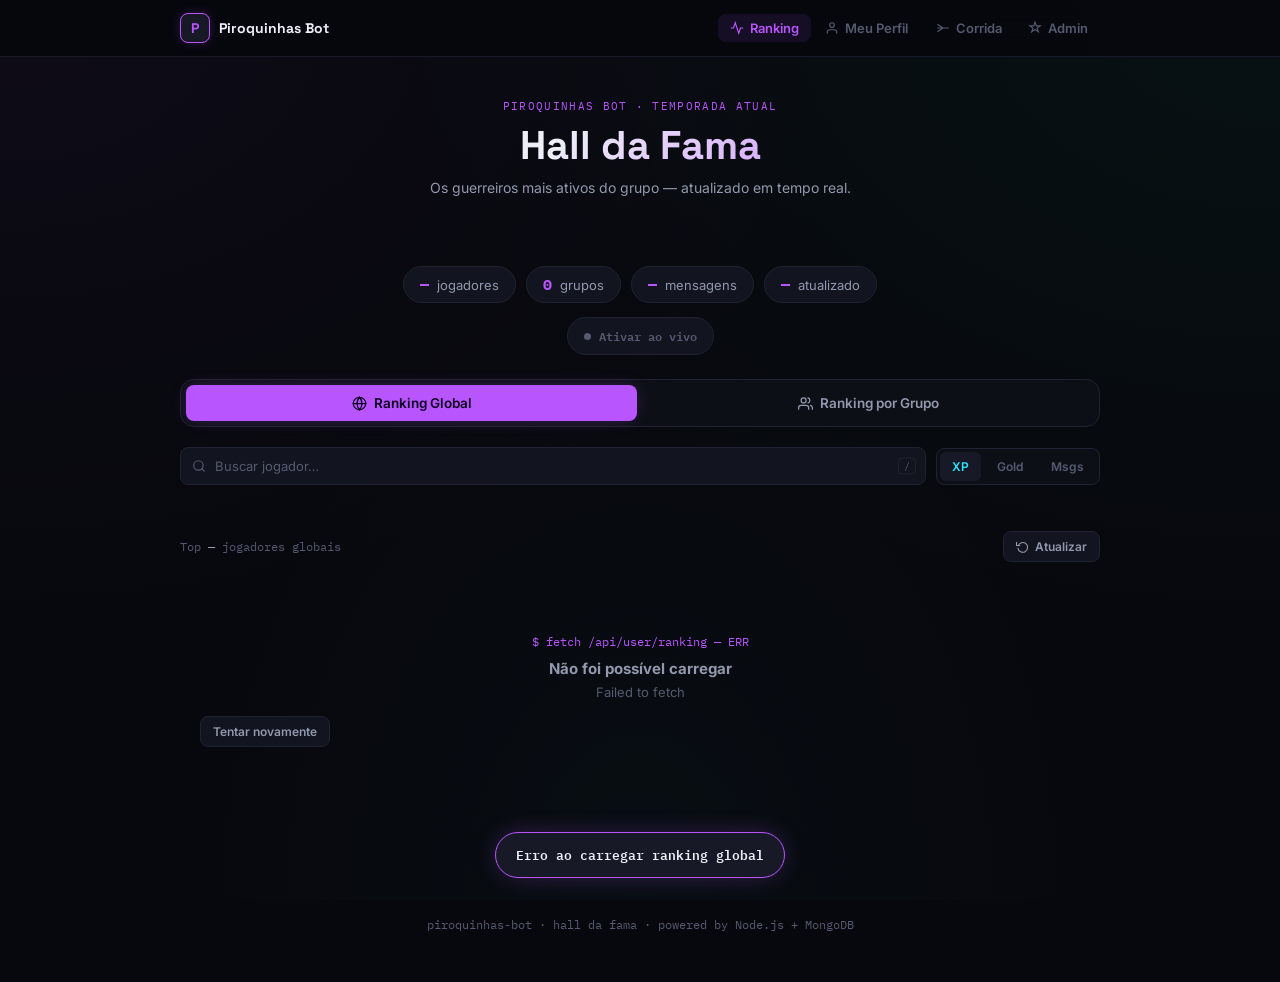
<file: index.html>
<!DOCTYPE html>
<html lang="pt-BR">
<head>
  <meta charset="UTF-8" />
  <meta name="viewport" content="width=device-width, initial-scale=1.0" />
  <title>Ranking — Piroquinhas Bot</title>
  <link rel="preconnect" href="https://fonts.googleapis.com" />
  <link rel="preconnect" href="https://fonts.gstatic.com" crossorigin />
  <link href="https://fonts.googleapis.com/css2?family=Space+Grotesk:wght@500;600;700&family=Inter:wght@400;500;600&family=IBM+Plex+Mono:wght@500;600&display=swap" rel="stylesheet" />
  <link rel="stylesheet" href="index.css" />
</head>
<body>

<!-- ══════════ NAV ══════════ -->
<nav class="top-nav">
  <div class="nav-inner">
    <a href="index.html" class="nav-brand">
      <div class="nav-brand-mark">P</div>
      <span class="nav-brand-name">Piroquinhas Bot</span>
    </a>
    <ul class="nav-links">
      <li>
        <a href="index.html" class="active">
          <svg viewBox="0 0 24 24" fill="none" stroke="currentColor" stroke-width="2" stroke-linecap="round"><polyline points="22 12 18 12 15 21 9 3 6 12 2 12"/></svg>
          <span>Ranking</span>
        </a>
      </li>
      <li>
        <a href="perfil.html">
          <svg viewBox="0 0 24 24" fill="none" stroke="currentColor" stroke-width="2" stroke-linecap="round"><path d="M20 21v-2a4 4 0 0 0-4-4H8a4 4 0 0 0-4 4v2"/><circle cx="12" cy="7" r="4"/></svg>
          <span>Meu Perfil</span>
        </a>
      </li>
      <li>
        <a href="cassino.html" id="nav-cassino" style="display:none">
          <svg viewBox="0 0 24 24" fill="none" stroke="currentColor" stroke-width="2" stroke-linecap="round"><rect x="2" y="3" width="20" height="14" rx="2"/><path d="M8 21h8M12 17v4"/></svg>
          <span>Cassino</span>
        </a>
      </li>
      <li>
        <a href="corrida.html">
          <svg viewBox="0 0 24 24" fill="none" stroke="currentColor" stroke-width="2" stroke-linecap="round"><path d="M3 12h18M3 6l9 6-9 6"/></svg>
          <span>Corrida</span>
        </a>
      </li>
      <li>
        <a href="admin.html">
          <svg viewBox="0 0 24 24" fill="none" stroke="currentColor" stroke-width="2" stroke-linecap="round"><path d="M12 2l2.09 6.26H21l-5.47 3.97 2.09 6.26L12 14.52l-5.62 3.97 2.09-6.26L3 8.26h6.91z"/></svg>
          <span>Admin</span>
        </a>
      </li>
      
    </ul>
  </div>
</nav>

<!-- barra fina que enche durante o ciclo de atualização automática (modo "ao vivo") -->
<div class="live-progress-track" aria-hidden="true"><div class="live-progress" id="live-progress"></div></div>

<!-- ══════════ HERO ══════════ -->
<section class="hero">
  <p class="hero-eyebrow">Piroquinhas Bot · Temporada Atual</p>
  <h1 class="hero-title">Hall da Fama</h1>
  <p class="hero-sub">Os guerreiros mais ativos do grupo — atualizado em tempo real.</p>

  <!-- traço de pulso: assinatura visual da página, reforça a ideia de "vivo" -->
  <div class="pulse-line" aria-hidden="true">
    <svg viewBox="0 0 600 60" preserveAspectRatio="none">
      <path d="M0,30 L140,30 L155,8 L170,52 L185,30 L600,30" />
    </svg>
  </div>

  <div class="hero-stats">
    <div class="stat-pill"><strong id="stat-total">—</strong><span>jogadores</span></div>
    <div class="stat-pill"><strong id="stat-groups">—</strong><span>grupos</span></div>
    <div class="stat-pill"><strong id="stat-msgs">—</strong><span>mensagens</span></div>
    <div class="stat-pill"><strong id="stat-updated">—</strong><span>atualizado</span></div>
  </div>

  <a href="cassino.html" class="cassino-card" id="cassino-card" style="display:none">
    <span class="cassino-card-icon">🎰</span>
    <div class="cassino-card-text">
      <strong>Cassino</strong>
      <span>Aposte seu gold nos slots</span>
    </div>
    <span class="cassino-card-arrow">›</span>
  </a>

  <button class="live-badge" id="live-badge" type="button" title="Ativar atualização automática a cada 30s">
    <span class="live-dot"></span>
    <span id="live-label">Ativar ao vivo</span>
  </button>
</section>

<!-- ══════════ TABS ══════════ -->
<div class="tabs-wrap">
  <div class="tabs-row">
    <button class="tab-btn active" data-tab="global">
      <svg viewBox="0 0 24 24" fill="none" stroke="currentColor" stroke-width="2" stroke-linecap="round"><circle cx="12" cy="12" r="10"/><line x1="2" y1="12" x2="22" y2="12"/><path d="M12 2a15.3 15.3 0 0 1 4 10 15.3 15.3 0 0 1-4 10 15.3 15.3 0 0 1-4-10 15.3 15.3 0 0 1 4-10z"/></svg>
      Ranking Global
      <span class="tab-count" id="tab-count-global"></span>
    </button>
    <button class="tab-btn" data-tab="grupo">
      <svg viewBox="0 0 24 24" fill="none" stroke="currentColor" stroke-width="2" stroke-linecap="round"><path d="M17 21v-2a4 4 0 0 0-4-4H5a4 4 0 0 0-4 4v2"/><circle cx="9" cy="7" r="4"/><path d="M23 21v-2a4 4 0 0 0-3-3.87"/><path d="M16 3.13a4 4 0 0 1 0 7.75"/></svg>
      Ranking por Grupo
      <span class="tab-count" id="tab-count-grupo"></span>
    </button>
  </div>
</div>

<!-- ══════════ MAIN ══════════ -->
<main>

  <!-- ── GLOBAL ── -->
  <div class="tab-panel active" id="tab-global">

    <div class="controls-bar">
      <div class="search-wrap">
        <svg viewBox="0 0 24 24" fill="none" stroke="currentColor" stroke-width="2" stroke-linecap="round"><circle cx="11" cy="11" r="8"/><line x1="21" y1="21" x2="16.65" y2="16.65"/></svg>
        <input type="text" id="search-global" placeholder="Buscar jogador…" autocomplete="off" />
        <kbd>/</kbd>
      </div>
      <div class="sort-group" role="group" aria-label="Ordenar por">
        <button class="sort-chip active" data-tab="global" data-sort="xp">XP</button>
        <button class="sort-chip" data-tab="global" data-sort="gold">Gold</button>
        <button class="sort-chip" data-tab="global" data-sort="mensagens">Msgs</button>
      </div>
    </div>

    <div class="podium" id="podium-global"></div>
    <div class="ranking-meta">
      <p class="ranking-meta-label" id="meta-label-global">Top <strong id="global-count">—</strong> jogadores globais</p>
      <button class="refresh-btn" id="refresh-global">
        <svg viewBox="0 0 24 24" fill="none" stroke="currentColor" stroke-width="2" stroke-linecap="round"><polyline points="1 4 1 10 7 10"/><path d="M3.51 15a9 9 0 1 0 .49-4.59"/></svg>
        Atualizar
      </button>
    </div>
    <div class="ranking-list" id="list-global">
      <div class="skeleton-row"><div class="skeleton" style="width:28px;height:18px"></div><div class="skeleton" style="width:40px;height:40px;border-radius:50%"></div><div style="flex:1"><div class="skeleton" style="width:60%;height:14px;margin-bottom:5px"></div><div class="skeleton" style="width:40%;height:11px"></div></div><div class="skeleton" style="width:60px;height:18px"></div></div>
      <div class="skeleton-row"><div class="skeleton" style="width:28px;height:18px"></div><div class="skeleton" style="width:40px;height:40px;border-radius:50%"></div><div style="flex:1"><div class="skeleton" style="width:50%;height:14px;margin-bottom:5px"></div><div class="skeleton" style="width:35%;height:11px"></div></div><div class="skeleton" style="width:60px;height:18px"></div></div>
      <div class="skeleton-row"><div class="skeleton" style="width:28px;height:18px"></div><div class="skeleton" style="width:40px;height:40px;border-radius:50%"></div><div style="flex:1"><div class="skeleton" style="width:55%;height:14px;margin-bottom:5px"></div><div class="skeleton" style="width:30%;height:11px"></div></div><div class="skeleton" style="width:60px;height:18px"></div></div>
      <div class="skeleton-row"><div class="skeleton" style="width:28px;height:18px"></div><div class="skeleton" style="width:40px;height:40px;border-radius:50%"></div><div style="flex:1"><div class="skeleton" style="width:45%;height:14px;margin-bottom:5px"></div><div class="skeleton" style="width:38%;height:11px"></div></div><div class="skeleton" style="width:60px;height:18px"></div></div>
      <div class="skeleton-row"><div class="skeleton" style="width:28px;height:18px"></div><div class="skeleton" style="width:40px;height:40px;border-radius:50%"></div><div style="flex:1"><div class="skeleton" style="width:65%;height:14px;margin-bottom:5px"></div><div class="skeleton" style="width:42%;height:11px"></div></div><div class="skeleton" style="width:60px;height:18px"></div></div>
    </div>
  </div>

  <!-- ── POR GRUPO ── -->
  <div class="tab-panel" id="tab-grupo">
    <div class="group-filter">
      <label for="grupo-select">Grupo:</label>
      <div class="group-select-wrap">
        <select id="grupo-select">
          <option value="">Carregando grupos…</option>
        </select>
      </div>
    </div>

    <div class="group-meta" id="group-meta"></div>

    <div class="controls-bar">
      <div class="search-wrap">
        <svg viewBox="0 0 24 24" fill="none" stroke="currentColor" stroke-width="2" stroke-linecap="round"><circle cx="11" cy="11" r="8"/><line x1="21" y1="21" x2="16.65" y2="16.65"/></svg>
        <input type="text" id="search-grupo" placeholder="Buscar jogador…" autocomplete="off" />
        <kbd>/</kbd>
      </div>
      <div class="sort-group" role="group" aria-label="Ordenar por">
        <button class="sort-chip active" data-tab="grupo" data-sort="xp">XP</button>
        <button class="sort-chip" data-tab="grupo" data-sort="gold">Gold</button>
        <button class="sort-chip" data-tab="grupo" data-sort="mensagens">Msgs</button>
      </div>
    </div>

    <div class="podium" id="podium-grupo"></div>
    <div class="ranking-meta">
      <p class="ranking-meta-label" id="meta-label-grupo">Top <strong id="grupo-count">—</strong> do grupo</p>
      <button class="refresh-btn" id="refresh-grupo">
        <svg viewBox="0 0 24 24" fill="none" stroke="currentColor" stroke-width="2" stroke-linecap="round"><polyline points="1 4 1 10 7 10"/><path d="M3.51 15a9 9 0 1 0 .49-4.59"/></svg>
        Atualizar
      </button>
    </div>
    <div class="ranking-list" id="list-grupo">
      <div class="state-box">
        <span class="glyph">$ select group --filter ranking</span>
        <h4>Selecione um grupo acima</h4>
        <p>O ranking do grupo vai aparecer aqui.</p>
      </div>
    </div>
  </div>

</main>

<!-- ══════════ MODAL DO USUÁRIO ══════════ -->
<div class="modal-overlay" id="modal-overlay" role="dialog" aria-modal="true">
  <div class="modal-card" id="modal-card">
    <button class="modal-close" id="modal-close" title="Fechar">✕</button>

    <div class="modal-header">
      <div class="modal-avatar" id="modal-avatar"></div>
      <div class="modal-user-info">
  <div class="modal-name" id="modal-name">—</div>
  <div class="modal-rank-badge" id="modal-rank-badge">— 🏆</div>
  <div class="modal-telefone" id="modal-telefone"></div>
</div>
    </div>

    <div class="modal-stats">
  <div class="modal-stat">
    <span class="modal-stat-label">Nível</span>
    <span class="modal-stat-val" id="modal-level">—</span>
  </div>
  <div class="modal-stat">
    <span class="modal-stat-label">XP Total</span>
    <span class="modal-stat-val purple" id="modal-xp">—</span>
  </div>
  <div class="modal-stat">
    <span class="modal-stat-label">Mensagens</span>
    <span class="modal-stat-val" id="modal-msgs">—</span>
  </div>
  <div class="modal-stat">
    <span class="modal-stat-label">Gold</span>
    <span class="modal-stat-val gold" id="modal-gold">—</span>
  </div>
  <div class="modal-stat">
    <span class="modal-stat-label">Ranking</span>
    <span class="modal-stat-val mint" id="modal-pos">—</span>
  </div>
  <div class="modal-stat">
    <span class="modal-stat-label">Grupos</span>
    <span class="modal-stat-val" id="modal-grupos-count">—</span>
  </div>
</div>
    <div class="modal-xp-label">
      <span id="modal-xp-pct">XP para o próximo nível</span>
      <span id="modal-xp-next"></span>
    </div>
    <div class="modal-xp-bar-outer">
      <div class="modal-xp-bar-inner" id="modal-xp-bar" style="width:0%"></div>
    </div>

    <div class="modal-grupos" id="modal-grupos" style="display:none">
      <div class="modal-grupos-title">Grupos</div>
      <div class="modal-grupos-list" id="modal-grupos-list"></div>
    </div>

    <div class="modal-actions">
      <a href="perfil.html" class="modal-btn modal-btn-primary" id="modal-perfil-link">
        <svg width="14" height="14" viewBox="0 0 24 24" fill="none" stroke="currentColor" stroke-width="2" stroke-linecap="round"><path d="M20 21v-2a4 4 0 0 0-4-4H8a4 4 0 0 0-4 4v2"/><circle cx="12" cy="7" r="4"/></svg>
        Ver Perfil
      </a>
      <button class="modal-btn modal-btn-secondary" id="modal-copy-btn" title="Copiar ID do usuário">
        <svg width="14" height="14" viewBox="0 0 24 24" fill="none" stroke="currentColor" stroke-width="2" stroke-linecap="round"><rect x="9" y="9" width="13" height="13" rx="2"/><path d="M5 15H4a2 2 0 0 1-2-2V4a2 2 0 0 1 2-2h9a2 2 0 0 1 2 2v1"/></svg>
        Copiar ID
      </button>
      <button class="modal-btn modal-btn-secondary" id="modal-close-btn">Fechar</button>
    </div>
  </div>
</div>

<div id="toast"></div>

<footer>piroquinhas-bot · hall da fama · powered by Node.js + MongoDB</footer>

<!-- ══════════ JS ══════════ -->
<script>
  const API = window.location.hostname === 'localhost' || window.location.hostname === '127.0.0.1'
    ? 'http://localhost:3000/api'
    : 'https://whatsappbot2-130c.onrender.com/api';

  /* ══════════════════════════════════
     UTILS
  ══════════════════════════════════ */
  let toastTimer;
  function showToast(msg) {
    const t = document.getElementById('toast');
    if (!t) return;
    t.textContent = msg;
    t.classList.add('show');
    clearTimeout(toastTimer);
    toastTimer = setTimeout(() => t.classList.remove('show'), 2500);
  }

  function fmtXP(n) {
    if (n == null) return '—';
    if (n >= 1_000_000) return (n / 1_000_000).toFixed(1) + 'M';
    if (n >= 1_000)     return (n / 1_000).toFixed(1) + 'k';
    return String(n);
  }

  function fmtNum(n) {
    return n != null ? n.toLocaleString('pt-BR') : '—';
  }

  // Formata o valor de acordo com o critério de ordenação ativo (xp / gold / mensagens)
  function fmtMetric(u, field) {
    const val = u?.[field] ?? 0;
    if (field === 'gold')      return fmtNum(val) + ' 💰';
    if (field === 'mensagens') return fmtNum(val) + ' msgs';
    return fmtXP(val) + ' XP';
  }

  function initials(nome) {
    if (!nome || typeof nome !== 'string') return '?';
    const clean = nome.trim().replace(/[^\w\s]/gu, '').trim();
    if (!clean) return nome.slice(0, 2).toUpperCase();
    const parts = clean.split(/\s+/);
    return parts.length >= 2
      ? (parts[0][0] + parts[parts.length - 1][0]).toUpperCase()
      : clean.slice(0, 2).toUpperCase();
  }

  function timeAgo(date) {
    if (!date) return 'agora';
    const diff = Math.floor((Date.now() - new Date(date)) / 1000);
    if (diff < 60)    return 'agora';
    if (diff < 3600)  return `${Math.floor(diff / 60)}min atrás`;
    if (diff < 86400) return `${Math.floor(diff / 3600)}h atrás`;
    return `${Math.floor(diff / 86400)}d atrás`;
  }

  function escapeHtml(str) {
    return String(str).replace(/[&<>"']/g, c => ({
      '&': '&amp;', '<': '&lt;', '>': '&gt;', '"': '&quot;', "'": '&#39;',
    }[c]));
  }

  // remove acentos para busca tolerante ("joao" encontra "João")
  function normalize(str) {
    return String(str).toLowerCase().normalize('NFD').replace(/[\u0300-\u036f]/g, '');
  }

  // destaca o trecho buscado dentro do nome
  function highlightMatch(nome, rawQuery) {
    const safeName = escapeHtml(nome);
    if (!rawQuery) return safeName;
    const idx = nome.toLowerCase().indexOf(rawQuery.toLowerCase());
    if (idx === -1) return safeName;
    return escapeHtml(nome.slice(0, idx)) +
           '<mark>' + escapeHtml(nome.slice(idx, idx + rawQuery.length)) + '</mark>' +
           escapeHtml(nome.slice(idx + rawQuery.length));
  }

  // Replica a fórmula de nível do bot: level = floor((xp/100)^(1/1.5)) + 1
  function computeLevelProgress(xp) {
    const x = xp ?? 0;
    const level = Math.max(1, Math.floor(Math.pow(x / 100, 1 / 1.5)) + 1);
    const xpParaProximo = Math.ceil(100 * Math.pow(level, 1.5));
    const xpInicioNivel = Math.ceil(100 * Math.pow(Math.max(0, level - 1), 1.5));
    const xpNoNivel = xpParaProximo - xpInicioNivel;
    const pct = xpNoNivel > 0
      ? Math.min(100, Math.max(0, Math.floor(((x - xpInicioNivel) / xpNoNivel) * 100)))
      : 100;
    return { level, xpParaProximo, xpInicioNivel, pct };
  }

  // anima um número subindo até o valor alvo — blindado contra elemento ausente
  function countUp(el, target, duration = 800) {
    if (!el) return;
    if (target == null || isNaN(target)) { el.textContent = '—'; return; }
    const start = Number(el.dataset.raw) || 0;
    const t0 = performance.now();
    function tick(now) {
      const p = Math.min(1, (now - t0) / duration);
      const eased = 1 - Math.pow(1 - p, 3);
      const val = Math.round(start + (target - start) * eased);
      el.textContent = fmtNum(val);
      el.dataset.raw = val;
      if (p < 1) requestAnimationFrame(tick);
    }
    requestAnimationFrame(tick);
  }

  // pega elemento por id com segurança — usado em todo lugar sensível
  function $(id) { return document.getElementById(id); }

  /* ══════════════════════════════════
     ESTADO
  ══════════════════════════════════ */
  const state = {
    global: { raw: [], sort: 'xp', query: '', total: 0 },
    grupo:  { raw: [], sort: 'xp', query: '', total: 0 },
  };
  let gruposCache = [];
  let currentModalUser = null;
  let lastUpdateTime = null;

  // travas para impedir requisições concorrentes (clique duplo no "Atualizar")
  let globalLoading = false;
  let grupoLoading = false;

  /* ── Tabs ── */
  document.querySelectorAll('.tab-btn').forEach(btn => {
    btn.addEventListener('click', () => {
      document.querySelectorAll('.tab-btn').forEach(b => b.classList.remove('active'));
      document.querySelectorAll('.tab-panel').forEach(p => p.classList.remove('active'));
      btn.classList.add('active');
      $('tab-' + btn.dataset.tab)?.classList.add('active');
    });
  });

  /* ══════════════════════════════════
     MODAL
  ══════════════════════════════════ */
  const modalOverlay = $('modal-overlay');

  function openModal(user, pos) {
    if (!user) return;
    currentModalUser = user;
    const nome = user.nome || 'Anônimo';
    if ($('modal-avatar'))      $('modal-avatar').textContent = initials(nome);
    if ($('modal-name'))        $('modal-name').textContent   = nome;
    if ($('modal-rank-badge'))  $('modal-rank-badge').textContent = `#${pos} no ranking`;

    const prog = computeLevelProgress(user.xp);

    if ($('modal-level')) $('modal-level').textContent = user.level ?? prog.level;
    if ($('modal-xp'))    $('modal-xp').textContent    = fmtXP(user.xp ?? 0);
    if ($('modal-msgs'))  $('modal-msgs').textContent  = fmtNum(user.mensagens ?? 0);
    if ($('modal-gold'))  $('modal-gold').textContent  = fmtNum(user.gold ?? 0);
    if ($('modal-pos'))   $('modal-pos').textContent   = `#${pos}`;

    const idRaw = user.idWhatsApp || '';
    const telEl = $('modal-telefone');
    if (telEl) {
      if (idRaw.endsWith('@lid')) {
        telEl.textContent = 'Carregando...';
      } else {
        const telefoneExibir = idRaw.replace('@s.whatsapp.net', '').replace(/\D/g, '');
        telEl.textContent = telefoneExibir ? `+${telefoneExibir}` : '';
      }
    }

    if ($('modal-grupos-count')) $('modal-grupos-count').textContent = '…';

    if ($('modal-xp-pct'))  $('modal-xp-pct').textContent  = `${prog.pct}% para nível ${prog.level + 1}`;
    if ($('modal-xp-next')) $('modal-xp-next').textContent = `${fmtXP(prog.xpParaProximo)} XP`;

    const bar = $('modal-xp-bar');
    if (bar) {
      bar.style.width = '0%';
      requestAnimationFrame(() => setTimeout(() => { bar.style.width = prog.pct + '%'; }, 80));
    }

    modalOverlay?.classList.add('open');
    document.body.style.overflow = 'hidden';

    const gruposEl    = $('modal-grupos');
    const gruposListEl = $('modal-grupos-list');
    if (gruposEl && gruposListEl && user.idWhatsApp) {
      gruposEl.style.display = 'none';
      gruposListEl.innerHTML = '';
      const jwt = sessionStorage.getItem('piro_jwt') || localStorage.getItem('jwt');

      // Resolve telefone de @lid independente do JWT
      if (telEl && idRaw.endsWith('@lid')) {
        telEl.textContent = 'Carregando...';
        fetch(`${API}/user/telefone/${encodeURIComponent(idRaw)}`)
          .then(r => r.json())
          .then(d => { if (d.telefone) telEl.textContent = `+${d.telefone}`; })
          .catch(() => { telEl.textContent = ''; });
      }

      if (!jwt) {
        if ($('modal-grupos-count')) $('modal-grupos-count').textContent = '—';
        return;
      }
      fetch(`${API}/user/grupos/${encodeURIComponent(user.idWhatsApp)}`, {
        headers: { 'Authorization': `Bearer ${jwt}` }
      })
        .then(r => r.json())
        .then(data => {
          if (!data.grupos?.length) {
            if ($('modal-grupos-count')) $('modal-grupos-count').textContent = '0';
            return;
          }
          gruposEl.style.display = 'block';
          if ($('modal-grupos-count')) $('modal-grupos-count').textContent = data.grupos.length;

          gruposListEl.innerHTML = data.grupos.map(g => `
            <div class="modal-grupo-item">
              <span class="modal-grupo-nome">${escapeHtml(g.nome)}</span>
              <span class="modal-grupo-gold">${fmtNum(g.gold)} 💰</span>
            </div>
          `).join('');
        })
        .catch(() => {
          if ($('modal-grupos-count')) $('modal-grupos-count').textContent = '—';
        });
    }
  }

  function closeModal() {
    modalOverlay?.classList.remove('open');
    document.body.style.overflow = '';
  }

  $('modal-close')?.addEventListener('click', closeModal);
  $('modal-close-btn')?.addEventListener('click', closeModal);
  modalOverlay?.addEventListener('click', e => { if (e.target === modalOverlay) closeModal(); });
  document.addEventListener('keydown', e => { if (e.key === 'Escape' && modalOverlay?.classList.contains('open')) closeModal(); });

  $('modal-copy-btn')?.addEventListener('click', async () => {
    if (!currentModalUser) return;
    const u = currentModalUser;
    const idRaw = u.idWhatsApp || '';
    const telefone = idRaw.replace('@s.whatsapp.net', '').replace('@lid', '');
    const copiavel = idRaw.includes('@lid') ? idRaw : telefone;
    try {
      await navigator.clipboard.writeText(copiavel);
      showToast('ID copiado: ' + copiavel);
    } catch {
      showToast('Não foi possível copiar.');
    }
  });

  /* ══════════════════════════════════
     PÓDIO
  ══════════════════════════════════ */
  function renderPodium(top3, containerId, metricField) {
    const container = $(containerId);
    if (!container) return;
    if (!top3 || top3.length === 0) { container.innerHTML = ''; return; }

    const medals  = ['🥇', '🥈', '🥉'];
    const classes = ['first', 'second', 'third'];

    container.innerHTML = top3.map((u, i) => `
      <div class="podium-slot ${classes[i]}" data-pos="${i + 1}" tabindex="0" role="button" aria-label="Ver perfil de ${escapeHtml(u.nome || 'Anônimo')}">
        <div class="podium-avatar">
          <div class="podium-avatar-inner">${initials(u.nome)}</div>
          <span class="podium-medal">${medals[i]}</span>
        </div>
        <div class="podium-name">${escapeHtml(u.nome || 'Anônimo')}</div>
        <div class="podium-xp">${fmtMetric(u, metricField)}</div>
        <div class="podium-bar">${i + 1}º</div>
      </div>
    `).join('');

    container.querySelectorAll('.podium-slot').forEach((el, i) => {
      const pos = top3[i].posicao ?? (i + 1);
      el.addEventListener('click', () => openModal(top3[i], pos));
      el.addEventListener('keydown', e => { if (e.key === 'Enter' || e.key === ' ') openModal(top3[i], pos); });
    });
  }

  /* ══════════════════════════════════
     LISTA — modo normal (posições 4+)
  ══════════════════════════════════ */
  function renderList(ranking, listId, metricField, maxValue) {
    const list = $(listId);
    if (!list) return;
    if (!ranking || ranking.length === 0) {
      list.innerHTML = `<div class="state-box">
        <span class="glyph">$ query ranking — 0 results</span>
        <h4>Nenhum resultado</h4>
        <p>Ainda não há dados suficientes.</p>
      </div>`;
      return;
    }

    const max = maxValue || ranking[0]?.[metricField] || 1;
    const items = ranking.slice(3);

    if (items.length === 0) { list.innerHTML = ''; return; }

    list.innerHTML = items.map((u, i) => {
      const pos      = u.posicao ?? (i + 4);
      const posClass = pos <= 3 ? `top${pos}` : '';
      const pct      = Math.max(4, Math.floor(((u[metricField] ?? 0) / max) * 100));
      const nome     = u.nome || 'Anônimo';

      return `
        <div class="rank-row ${posClass}"
             style="animation-delay:${Math.min(i, 20) * 20}ms"
             data-index="${i}"
             tabindex="0"
             role="button"
             aria-label="Ver detalhes de ${escapeHtml(nome)}, posição ${pos}">
          <span class="rank-pos">${pos}</span>
          <div class="rank-avatar">${initials(nome)}</div>
          <div class="rank-info">
            <div class="rank-name">${escapeHtml(nome)}</div>
            <div class="rank-sub">${fmtNum(u.mensagens)} msgs</div>
            <div class="rank-bar-wrap">
              <div class="rank-bar" style="width:${pct}%"></div>
            </div>
          </div>
          <div class="rank-right">
            <div class="rank-xp">${fmtMetric(u, metricField)}</div>
            <div class="rank-level">Nível ${u.level ?? '—'}</div>
          </div>
          <span class="rank-arrow">›</span>
        </div>`;
    }).join('');

    list.querySelectorAll('.rank-row').forEach((el, i) => {
      const user = items[i];
      const pos  = user.posicao ?? (i + 4);
      el.addEventListener('click', () => openModal(user, pos));
      el.addEventListener('keydown', e => { if (e.key === 'Enter' || e.key === ' ') openModal(user, pos); });
    });
  }

  /* ══════════════════════════════════
     LISTA — modo busca (mostra todos os resultados, com a posição real)
  ══════════════════════════════════ */
  function renderSearchList(filtered, listId, metricField, maxValue, rawQuery) {
    const list = $(listId);
    if (!list) return;
    if (!filtered || filtered.length === 0) {
      list.innerHTML = `<div class="state-box">
        <span class="glyph">$ query ranking --name "${escapeHtml(rawQuery)}" — 0 results</span>
        <h4>Ninguém encontrado</h4>
        <p>Tente outro nome ou confira a ortografia.</p>
      </div>`;
      return;
    }

    const max = maxValue || 1;

    list.innerHTML = filtered.map(u => {
      const pos      = u.posicao;
      const posClass = pos <= 3 ? `top${pos}` : '';
      const pct      = Math.max(4, Math.floor(((u[metricField] ?? 0) / max) * 100));
      const nome     = u.nome || 'Anônimo';

      return `
        <div class="rank-row ${posClass}"
             tabindex="0"
             role="button"
             aria-label="Ver detalhes de ${escapeHtml(nome)}, posição ${pos}">
          <span class="rank-pos">${pos}</span>
          <div class="rank-avatar">${initials(nome)}</div>
          <div class="rank-info">
            <div class="rank-name">${highlightMatch(nome, rawQuery)}</div>
            <div class="rank-sub">${fmtNum(u.mensagens)} msgs</div>
            <div class="rank-bar-wrap">
              <div class="rank-bar" style="width:${pct}%"></div>
            </div>
          </div>
          <div class="rank-right">
            <div class="rank-xp">${fmtMetric(u, metricField)}</div>
            <div class="rank-level">Nível ${u.level ?? '—'}</div>
          </div>
          <span class="rank-arrow">›</span>
        </div>`;
    }).join('');

    list.querySelectorAll('.rank-row').forEach((el, i) => {
      const user = filtered[i];
      el.addEventListener('click', () => openModal(user, user.posicao));
      el.addEventListener('keydown', e => { if (e.key === 'Enter' || e.key === ' ') openModal(user, user.posicao); });
    });
  }

  /* ══════════════════════════════════
     RENDER GERAL DE UMA ABA (aplica sort + busca sobre o dado já carregado)
  ══════════════════════════════════ */
  function renderTab(tab) {
    const s = state[tab];
    const sorted = [...s.raw]
      .sort((a, b) => (b[s.sort] ?? 0) - (a[s.sort] ?? 0))
      .map((u, i) => ({ ...u, posicao: i + 1 }));

    const podiumId = 'podium-' + tab;
    const listId   = 'list-' + tab;
    const metaEl   = $('meta-label-' + tab);
    const query    = s.query.trim();

    if (query) {
      const podiumEl = $(podiumId);
      if (podiumEl) podiumEl.innerHTML = '';
      const q = normalize(query);
      const filtered = sorted.filter(u => normalize(u.nome || 'Anônimo').includes(q));
      if (metaEl) metaEl.innerHTML = `<strong>${filtered.length}</strong> resultado(s) para "${escapeHtml(query)}"`;
      renderSearchList(filtered, listId, s.sort, sorted[0]?.[s.sort], query);
    } else {
      const totalLabel = s.total || sorted.length;
      if (metaEl) {
        metaEl.innerHTML = tab === 'global'
          ? `Top <strong>${sorted.length}</strong> de <strong>${totalLabel}</strong> jogadores globais`
          : `Top <strong>${sorted.length}</strong> de <strong>${totalLabel}</strong> do grupo`;
      }
      renderPodium(sorted.slice(0, 3), podiumId, s.sort);
      renderList(sorted, listId, s.sort, sorted[0]?.[s.sort]);
    }
  }

  /* ── Controles: busca e ordenação ── */
  ['global', 'grupo'].forEach(tab => {
    const input = $('search-' + tab);
    if (!input) return;
    input.addEventListener('input', () => {
      state[tab].query = input.value;
      renderTab(tab);
    });
    input.addEventListener('keydown', e => {
      if (e.key === 'Escape') {
        input.value = '';
        state[tab].query = '';
        renderTab(tab);
        input.blur();
      }
    });
  });

  document.querySelectorAll('.sort-chip').forEach(btn => {
    btn.addEventListener('click', () => {
      const tab  = btn.dataset.tab;
      const sort = btn.dataset.sort;
      state[tab].sort = sort;
      document.querySelectorAll(`.sort-chip[data-tab="${tab}"]`).forEach(b => b.classList.toggle('active', b === btn));
      renderTab(tab);
    });
  });

  // atalho "/" foca a busca da aba ativa
  document.addEventListener('keydown', e => {
    if (e.key === '/' && !['INPUT', 'TEXTAREA'].includes(document.activeElement?.tagName)) {
      e.preventDefault();
      const activePanel = document.querySelector('.tab-panel.active');
      if (!activePanel) return;
      const activeTab = activePanel.id.replace('tab-', '');
      $('search-' + activeTab)?.focus();
    }
  });

  /* ══════════════════════════════════
     FETCH — RANKING GLOBAL
  ══════════════════════════════════ */
  async function loadGlobalRanking(silent) {
    if (globalLoading) return; // evita corrida de cliques duplos
    globalLoading = true;

    const btn = $('refresh-global');
    btn?.classList.add('spinning');

    try {
      const res = await fetch(`${API}/user/ranking`);

      // a API pode responder com corpo não-JSON em cold start/erro do Render
      let data;
      try {
        data = await res.json();
      } catch {
        throw new Error('Resposta inválida do servidor (provavelmente acordando — tente de novo em alguns segundos).');
      }

      if (!res.ok) throw new Error(data?.error || `Erro na API (${res.status})`);

      const { ranking, total, totalMensagens, atualizadoEm } = data;
      state.global.raw = Array.isArray(ranking) ? ranking : [];
      state.global.total = total ?? state.global.raw.length;

      countUp($('stat-total'), total ?? 0);
      countUp($('stat-msgs'), totalMensagens ?? 0);
      if ($('tab-count-global')) $('tab-count-global').textContent = fmtNum(total ?? 0);

      lastUpdateTime = atualizadoEm ? new Date(atualizadoEm) : new Date();
      if ($('stat-updated')) $('stat-updated').textContent = timeAgo(lastUpdateTime);

      renderTab('global');
      if (silent) showToast('Ranking global atualizado');

    } catch (err) {
      console.error(err);
      const list = $('list-global');
      if (list) {
        list.innerHTML = `
          <div class="state-box">
            <span class="glyph">$ fetch /api/user/ranking — ERR</span>
            <h4>Não foi possível carregar</h4>
            <p>${escapeHtml(err.message)}</p>
            <button class="refresh-btn retry-btn" id="retry-global-btn">Tentar novamente</button>
          </div>`;
        $('retry-global-btn')?.addEventListener('click', () => loadGlobalRanking());
      }
      showToast('Erro ao carregar ranking global');
    } finally {
      btn?.classList.remove('spinning');
      globalLoading = false;
    }
  }

  /* ══════════════════════════════════
     FETCH — GRUPOS
  ══════════════════════════════════ */
  async function loadGrupos() {
    const sel = $('grupo-select');
    try {
      const res  = await fetch(`${API}/grupos`);
      const data = await res.json();

      if (!sel) return;

      if (!res.ok || !data.grupos?.length) {
        sel.innerHTML = '<option value="">Nenhum grupo disponível</option>';
        countUp($('stat-groups'), 0);
        return;
      }

      gruposCache = data.grupos;
      sel.innerHTML = '<option value="">Selecione um grupo…</option>' +
        gruposCache.map(g => `<option value="${escapeHtml(g.jid)}">${escapeHtml(g.nome || g.jid)}</option>`).join('');

      countUp($('stat-groups'), gruposCache.length);

    } catch {
      if (sel) sel.innerHTML = '<option value="">Não foi possível carregar grupos</option>';
      countUp($('stat-groups'), 0);
    }
  }

  /* ══════════════════════════════════
     FETCH — RANKING POR GRUPO
  ══════════════════════════════════ */
  async function loadGrupoRanking(jid, silent) {
    if (!jid || grupoLoading) return;
    grupoLoading = true;

    const btn  = $('refresh-grupo');
    const list = $('list-grupo');
    const pod  = $('podium-grupo');

    btn?.classList.add('spinning');

    if (!silent && list && pod) {
      pod.innerHTML = '';
      list.innerHTML = [1,2,3,4,5].map(() => `
        <div class="skeleton-row">
          <div class="skeleton" style="width:28px;height:18px"></div>
          <div class="skeleton" style="width:40px;height:40px;border-radius:50%"></div>
          <div style="flex:1">
            <div class="skeleton" style="width:55%;height:14px;margin-bottom:5px"></div>
            <div class="skeleton" style="width:35%;height:11px"></div>
          </div>
          <div class="skeleton" style="width:60px;height:18px"></div>
        </div>`).join('');
    }

    try {
      const res = await fetch(`${API}/user/ranking/grupo?jid=${encodeURIComponent(jid)}`);

      let data;
      try {
        data = await res.json();
      } catch {
        throw new Error('Resposta inválida do servidor (provavelmente acordando — tente de novo em alguns segundos).');
      }

      if (!res.ok) throw new Error(data?.error || `Erro na API (${res.status})`);

      const { ranking, total } = data;
      state.grupo.raw = Array.isArray(ranking) ? ranking : [];
      state.grupo.total = total ?? state.grupo.raw.length;

      const info = gruposCache.find(g => g.jid === jid);
      if (info) {
        if ($('tab-count-grupo')) $('tab-count-grupo').textContent = fmtNum(info.membros ?? total ?? 0);
        const meta = $('group-meta');
        if (meta) {
          meta.classList.add('show');
          meta.innerHTML = `
            <span>👥 <strong>${fmtNum(info.membros)}</strong> membros</span>
            <span>⚡ <strong>${fmtXP(info.xpTotal)}</strong> XP total no grupo</span>`;
        }
      }

      renderTab('grupo');
      if (silent) showToast('Ranking do grupo atualizado');

      lastUpdateTime = new Date();
      if ($('stat-updated')) $('stat-updated').textContent = timeAgo(lastUpdateTime);

    } catch (err) {
      if (pod) pod.innerHTML = '';
      if (list) {
        list.innerHTML = `
          <div class="state-box">
            <span class="glyph">$ fetch /api/user/ranking/grupo — ERR</span>
            <h4>Não foi possível carregar</h4>
            <p>${escapeHtml(err.message)}</p>
            <button class="refresh-btn retry-btn" id="retry-grupo-btn">Tentar novamente</button>
          </div>`;
        $('retry-grupo-btn')?.addEventListener('click', () => loadGrupoRanking(jid));
      }
      showToast('Erro ao carregar ranking do grupo');
    } finally {
      btn?.classList.remove('spinning');
      grupoLoading = false;
    }
  }

  /* ══════════════════════════════════
     MODO "AO VIVO" — atualização automática a cada 30s
  ══════════════════════════════════ */
  const LIVE_MS    = 30000;
  const liveBadge  = $('live-badge');
  const liveLabel  = $('live-label');
  const liveBar    = $('live-progress');
  let liveActive   = false;
  let liveTimer    = null;

  async function refreshActiveTab() {
    const activePanel = document.querySelector('.tab-panel.active');
    if (!activePanel) return;
    const activeTab = activePanel.id.replace('tab-', '');
    if (activeTab === 'global') {
      await loadGlobalRanking(true);
    } else {
      const jid = $('grupo-select')?.value;
      if (jid) await loadGrupoRanking(jid, true);
    }
  }

  function cycleLive() {
    if (!liveBar) return;
    liveBar.style.transition = 'none';
    liveBar.style.width = '0%';
    void liveBar.offsetWidth; // força reflow para reiniciar a animação
    liveBar.style.transition = `width ${LIVE_MS}ms linear`;
    liveBar.style.width = '100%';

    liveTimer = setTimeout(async () => {
      if (!liveActive) return;
      await refreshActiveTab();
      if (liveActive) cycleLive();
    }, LIVE_MS);
  }

  function startLive() {
    liveActive = true;
    liveBadge?.classList.add('active');
    if (liveLabel) liveLabel.textContent = 'Ao vivo';
    cycleLive();
  }

  function stopLive() {
    liveActive = false;
    liveBadge?.classList.remove('active');
    if (liveLabel) liveLabel.textContent = 'Ativar ao vivo';
    clearTimeout(liveTimer);
    if (liveBar) {
      liveBar.style.transition = 'none';
      liveBar.style.width = '0%';
    }
  }

  liveBadge?.addEventListener('click', () => liveActive ? stopLive() : startLive());

  // mantém o "atualizado há Xmin" vivo mesmo sem refetch
  setInterval(() => {
    if (lastUpdateTime && $('stat-updated')) $('stat-updated').textContent = timeAgo(lastUpdateTime);
  }, 20000);

  /* ── Eventos ── */
  $('refresh-global')?.addEventListener('click', () => loadGlobalRanking());

  $('refresh-grupo')?.addEventListener('click', () => {
    const jid = $('grupo-select')?.value;
    jid ? loadGrupoRanking(jid) : showToast('Selecione um grupo primeiro');
  });

  $('grupo-select')?.addEventListener('change', e => {
    $('group-meta')?.classList.remove('show');
    if (e.target.value) loadGrupoRanking(e.target.value);
  });

  /* ── Init ── */
  loadGlobalRanking();
  loadGrupos();

  // Mostra nav-cassino e card do cassino se estiver logado
  if (sessionStorage.getItem('piro_jwt')) {
    const navCassino = document.getElementById('nav-cassino');
    const cassinoCard = document.getElementById('cassino-card');
    if (navCassino) navCassino.style.display = 'flex';
    if (cassinoCard) cassinoCard.style.display = 'flex';
  }
</script>
</body>
</html>
</file>
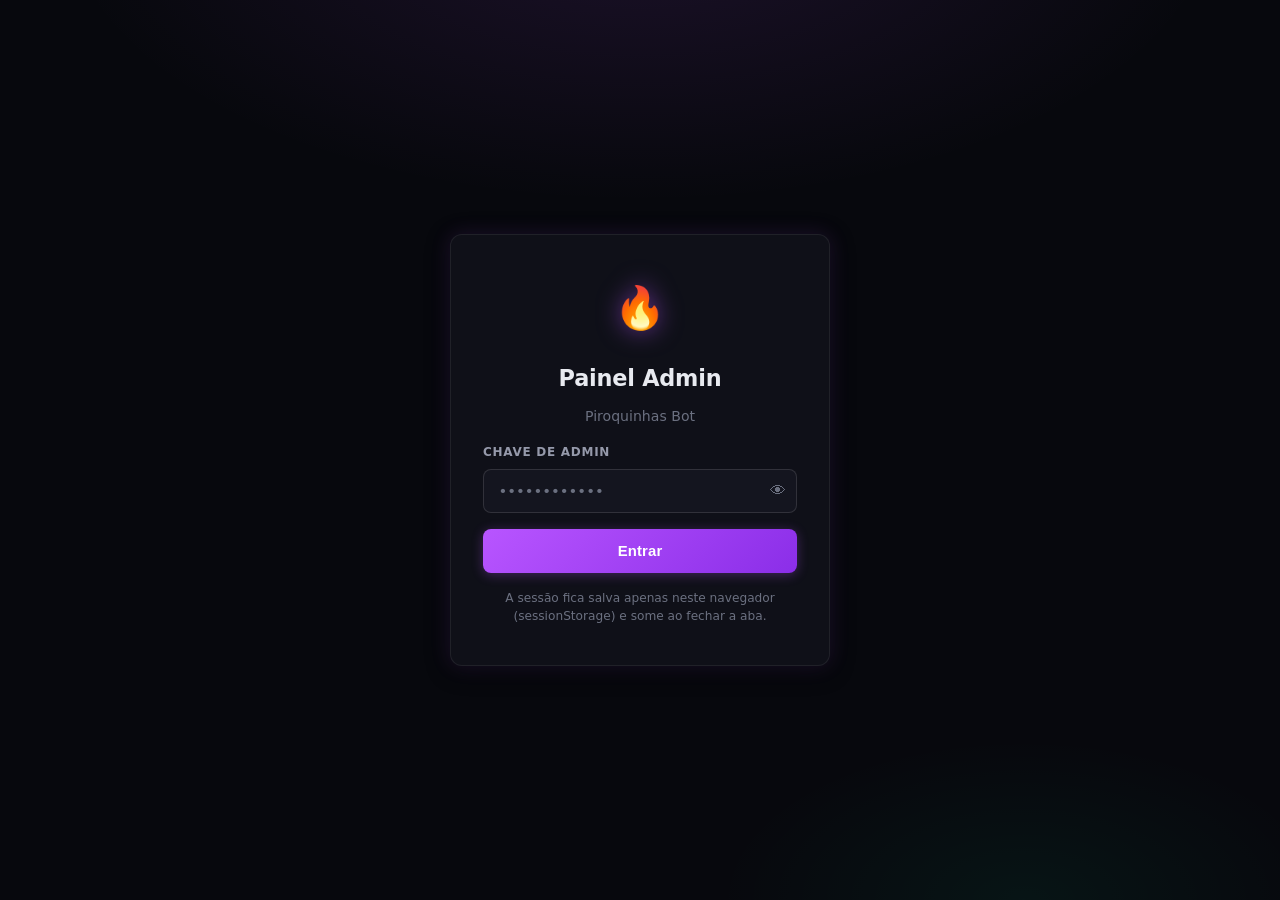
<file: admin.html>
<!DOCTYPE html>
<html lang="pt-BR">
<head>
  <meta charset="UTF-8" />
  <meta name="viewport" content="width=device-width, initial-scale=1.0" />
  <title>Admin — Piroquinhas Bot</title>
  <link rel="stylesheet" href="admin.css" />
  <style>
    /* ======================================================================
       EXTENSÕES — classes novas não cobertas pelo admin.css
       ====================================================================== */

    /* login */
    .field-password-wrap { position: relative; }
    .field-password-wrap input { padding-right: 2.6rem; }
    .btn-eye {
      position: absolute; right: 0.5rem; top: 50%; transform: translateY(-50%);
      background: none; border: none; cursor: pointer; font-size: 1rem;
      color: var(--muted); line-height: 1; padding: 0.2rem;
    }
    .btn-eye:hover { color: var(--text); }
    .login-hint { text-align: center; color: var(--muted); font-size: 0.76rem; line-height: 1.5; }

    /* sidebar extras */
    .sidebar-footer { padding: 0 0.75rem 1rem; display: flex; flex-direction: column; gap: 0.55rem; }
    .sidebar-status { display: flex; align-items: center; gap: 0.4rem; font-size: 0.78rem; color: var(--muted2); }
    .status-dot { width: 7px; height: 7px; border-radius: 50%; background: var(--mint); box-shadow: 0 0 6px var(--mint); flex-shrink: 0; }
    .status-dot.off { background: var(--vermelho); box-shadow: 0 0 6px var(--vermelho); }
    .sidebar-sync { font-size: 0.7rem; color: var(--muted); padding-left: 1.1rem; }
    .autosync-wrap { display: flex; align-items: center; gap: 0.45rem; font-size: 0.75rem; color: var(--muted2); padding: 0.15rem 0; cursor: pointer; user-select: none; }
    .autosync-wrap input { accent-color: var(--roxo); cursor: pointer; }

    /* abas mobile com muitos itens */
    .abas-mobile { overflow-x: auto; -webkit-overflow-scrolling: touch; scrollbar-width: none; }
    .abas-mobile::-webkit-scrollbar { display: none; }
    .abas-mobile .aba { white-space: nowrap; flex: 0 0 auto; padding-left: 0.95rem; padding-right: 0.95rem; }

    /* dashboard */
    .dash-grid { display: grid; grid-template-columns: repeat(auto-fit, minmax(150px, 1fr)); gap: 0.85rem; margin-bottom: 1.75rem; }
    .dash-card { background: var(--surface); border: 1px solid var(--border); border-radius: var(--radius); padding: 1rem 1.1rem; display: flex; flex-direction: column; gap: 0.3rem; }
    .dash-card-valor { font-size: 1.55rem; font-weight: 700; color: var(--text); line-height: 1.1; }
    .dash-card-label { font-size: 0.74rem; color: var(--muted); text-transform: uppercase; letter-spacing: 0.04em; }
    .dash-card.accent .dash-card-valor { color: var(--roxo); }
    .dash-card.mint   .dash-card-valor { color: var(--mint); }
    .dash-card.warn   .dash-card-valor { color: var(--amarelo); }
    .dash-card.danger .dash-card-valor { color: var(--vermelho); }
    .dash-sub-titulo { font-size: 0.92rem; font-weight: 600; color: var(--text); margin: 0.5rem 0 0.75rem; }
    .dash-top-grupo { display: flex; align-items: center; gap: 0.75rem; padding: 0.65rem 0.9rem; background: var(--surface); border: 1px solid var(--border); border-radius: var(--radius-sm); margin-bottom: 0.5rem; }
    .dash-top-pos { width: 22px; height: 22px; border-radius: 50%; background: var(--roxo-dim); color: var(--roxo); font-size: 0.74rem; font-weight: 700; display: flex; align-items: center; justify-content: center; flex-shrink: 0; }
    .dash-top-nome { flex: 1; font-size: 0.88rem; color: var(--text); overflow: hidden; text-overflow: ellipsis; white-space: nowrap; }
    .dash-top-xp { font-size: 0.78rem; color: var(--muted); white-space: nowrap; }
    .dash-vazio { color: var(--muted); font-size: 0.88rem; }

    /* toolbar grupos */
    .grupos-toolbar { display: flex; flex-wrap: wrap; gap: 0.6rem; align-items: center; margin-bottom: 1rem; }
    .grupos-toolbar .busca-input { flex: 1; min-width: 180px; margin-bottom: 0; }
    .sort-select { background: var(--surface); border: 1px solid var(--border); border-radius: var(--radius-sm); color: var(--text); padding: 0.55rem 0.75rem; font-size: 0.85rem; cursor: pointer; outline: none; }
    .sort-select:focus { border-color: var(--roxo); }

    /* ações em massa */
    .bulk-bar { display: flex; flex-wrap: wrap; gap: 0.5rem; margin-bottom: 1.25rem; padding: 0.75rem 0.9rem; background: var(--surface); border: 1px dashed var(--border2); border-radius: var(--radius); align-items: center; }
    .bulk-bar-label { font-size: 0.78rem; color: var(--muted); margin-right: 0.25rem; }
    .bulk-btn { background: var(--surface2); border: 1px solid var(--border2); color: var(--text); border-radius: var(--radius-sm); padding: 0.4rem 0.75rem; font-size: 0.78rem; cursor: pointer; transition: border-color .2s, color .2s; }
    .bulk-btn:hover { border-color: var(--roxo); color: var(--roxo); }
    .bulk-btn:disabled { opacity: .5; cursor: not-allowed; }

    /* grupo-card extras */
    .grupo-nome-linha { display: flex; align-items: center; gap: 0.45rem; }
    .btn-renomear { background: transparent; border: 1px solid var(--border); color: var(--muted); width: 24px; height: 24px; border-radius: 6px; cursor: pointer; font-size: 0.78rem; display: flex; align-items: center; justify-content: center; flex-shrink: 0; transition: border-color .2s, color .2s; }
    .btn-renomear:hover { border-color: var(--roxo); color: var(--roxo); }
    .grupo-meta { font-size: 0.74rem; color: var(--muted2); }
    .hint-icon { display: inline-flex; align-items: center; justify-content: center; width: 18px; height: 18px; border: 1px solid var(--border2); border-radius: 5px; font-size: 0.7rem; margin: 0 0.15rem; vertical-align: middle; }
    .secao-hint { font-size: 0.82rem; color: var(--muted); margin: -0.75rem 0 1.1rem; line-height: 1.5; }
    .btn-copiar-jid { background: none; border: none; color: var(--muted); cursor: pointer; font-size: 0.7rem; padding: 0; margin-left: 0.45rem; text-decoration: underline; }
    .btn-copiar-jid:hover { color: var(--roxo); }

    /* grupo expandido — ranking gold + ações */
    .grupo-card { cursor: default; }
    .grupo-card-body { width: 100%; }
    .btn-ver-gold { background: var(--amar-dim); border: 1px solid rgba(255,208,96,.3); color: var(--amarelo); border-radius: var(--radius-sm); padding: 0.35rem 0.7rem; font-size: 0.76rem; font-weight: 600; cursor: pointer; white-space: nowrap; transition: opacity .2s; margin-top: 0.4rem; }
    .btn-ver-gold:hover { opacity: .8; }
    .gold-painel { margin-top: 0.85rem; border-top: 1px solid var(--border); padding-top: 0.85rem; display: flex; flex-direction: column; gap: 0.65rem; }
    .gold-painel-titulo { font-size: 0.75rem; font-weight: 600; color: var(--muted); text-transform: uppercase; letter-spacing: 0.05em; }
    .gold-rank-lista { display: flex; flex-direction: column; gap: 0.35rem; }
    .gold-rank-item { display: flex; align-items: center; gap: 0.6rem; padding: 0.45rem 0.6rem; background: var(--surface2); border: 1px solid var(--border); border-radius: var(--radius-sm); font-size: 0.82rem; }
    .gold-rank-pos { width: 20px; text-align: center; font-size: 0.72rem; font-weight: 700; color: var(--muted); flex-shrink: 0; }
    .gold-rank-info { flex: 1; min-width: 0; display: flex; flex-direction: column; gap: 0.1rem; }
    .gold-rank-nome { color: var(--text); font-weight: 600; overflow: hidden; text-overflow: ellipsis; white-space: nowrap; }
    .gold-rank-sub { font-size: 0.68rem; color: var(--muted); font-family: 'Courier New', monospace; overflow: hidden; text-overflow: ellipsis; white-space: nowrap; }
    .gold-rank-val { color: var(--amarelo); font-weight: 700; white-space: nowrap; }
    .gold-rank-pos.p1 { color: #FFD700; }
    .gold-rank-pos.p2 { color: #C0C0C0; }
    .gold-rank-pos.p3 { color: #CD7F32; }
    .gold-acoes { display: flex; flex-wrap: wrap; gap: 0.5rem; align-items: flex-end; }
    .gold-acoes .field { flex: 1; min-width: 140px; gap: 0.3rem; }
    .gold-acoes label { font-size: 0.72rem; color: var(--muted); text-transform: uppercase; letter-spacing: 0.04em; }
    .gold-acoes input, .gold-acoes select { min-height: 36px; font-size: 0.82rem; padding: 0.45rem 0.7rem; }
    .btn-gold-dar { background: var(--mint-dim); border: 1px solid rgba(0,255,176,.3); color: var(--mint); border-radius: var(--radius-sm); padding: 0.45rem 0.9rem; font-size: 0.8rem; font-weight: 600; cursor: pointer; white-space: nowrap; min-height: 36px; }
    .btn-gold-dar:hover { opacity: .8; }
    .btn-gold-rem { background: var(--verm-dim); border: 1px solid rgba(255,59,110,.3); color: var(--vermelho); border-radius: var(--radius-sm); padding: 0.45rem 0.9rem; font-size: 0.8rem; font-weight: 600; cursor: pointer; white-space: nowrap; min-height: 36px; }
    .btn-gold-rem:hover { opacity: .8; }
    .btn-gold-reset { background: var(--surface3); border: 1px solid var(--border2); color: var(--muted); border-radius: var(--radius-sm); padding: 0.45rem 0.9rem; font-size: 0.76rem; cursor: pointer; white-space: nowrap; min-height: 36px; }
    .btn-gold-reset:hover { border-color: var(--vermelho); color: var(--vermelho); }
    .gold-loading { color: var(--muted); font-size: 0.82rem; display: flex; align-items: center; gap: 0.5rem; }

    /* modal renomear */
    .modal-jid-ref { font-family: 'Courier New', monospace; font-size: 0.74rem; color: var(--muted); background: var(--surface2); border: 1px solid var(--border); border-radius: 6px; padding: 0.4rem 0.6rem; margin-bottom: 1rem; word-break: break-all; }
    .modal-actions-btn-auto { width: auto; }

    /* mensagens — contador e preview */
    .char-counter { align-self: flex-end; font-size: 0.72rem; color: var(--muted); }
    .msgs-preview { display: flex; flex-direction: column; gap: 0.4rem; margin-top: 0.25rem; background: var(--surface); border: 1px solid var(--border); border-radius: var(--radius); padding: 1rem 1.1rem; }
    .preview-titulo { font-size: 0.72rem; color: var(--muted); text-transform: uppercase; letter-spacing: 0.04em; margin-top: 0.5rem; }
    .preview-titulo:first-child { margin-top: 0; }
    .preview-bolha { background: var(--surface2); border: 1px solid var(--border2); border-radius: var(--radius-sm); padding: 0.75rem 0.9rem; font-size: 0.88rem; color: var(--text); white-space: pre-wrap; }

    /* warns — toolbar / csv / detalhe por grupo */
    .warns-toolbar { display: flex; flex-wrap: wrap; gap: 0.6rem; align-items: center; margin-bottom: 1rem; }
    .warns-toolbar .busca-input { flex: 1; min-width: 180px; margin-bottom: 0; }
    .btn-csv { background: var(--mint-dim); border: 1px solid rgba(0,255,176,0.3); color: var(--mint); border-radius: var(--radius-sm); padding: 0.55rem 0.9rem; font-size: 0.82rem; font-weight: 600; cursor: pointer; white-space: nowrap; }
    .btn-csv:hover { opacity: .85; }
    .warn-detalhe-row td { background: var(--surface2); padding: 0.75rem 1rem !important; }
    .warn-grupos-detalhe { display: flex; flex-direction: column; gap: 0.35rem; }
    .warn-grupo-linha { display: flex; align-items: center; gap: 0.5rem; font-size: 0.78rem; color: var(--muted2); background: var(--surface); border: 1px solid var(--border); border-radius: 6px; padding: 0.35rem 0.6rem; }
    .warn-grupo-linha .wg-nome { flex: 1; overflow: hidden; text-overflow: ellipsis; white-space: nowrap; }
    .warn-grupo-linha .wg-qtd { font-weight: 700; color: var(--amarelo); min-width: 1.2em; text-align: center; }
    .btn-remover-1 { background: none; border: 1px solid var(--border2); color: var(--muted); border-radius: 5px; font-size: 0.68rem; padding: 0.14rem 0.45rem; cursor: pointer; }
    .btn-remover-1:hover { border-color: var(--vermelho); color: var(--vermelho); }

    /* ===== ABA USUÁRIOS ===== */
    .usr-busca-row { display: flex; gap: 0.6rem; margin-bottom: 1.25rem; }
    .usr-busca-row input { flex: 1; margin-bottom: 0; }
    .usr-busca-row .btn-primary { width: auto; min-width: 90px; padding: 0.65rem 1rem; }
    .usr-card { background: var(--surface); border: 1px solid var(--border); border-radius: var(--radius); padding: 1.1rem 1.25rem; display: flex; flex-direction: column; gap: 1rem; }
    .usr-header { display: flex; align-items: flex-start; gap: 1rem; flex-wrap: wrap; }
    .usr-avatar { width: 44px; height: 44px; border-radius: 50%; background: var(--roxo-dim); color: var(--roxo); font-size: 1.3rem; display: flex; align-items: center; justify-content: center; flex-shrink: 0; border: 2px solid rgba(184,85,255,.3); }
    .usr-info { flex: 1; }
    .usr-nome-display { font-size: 1rem; font-weight: 700; color: var(--text); }
    .usr-jid-display { font-size: 0.73rem; color: var(--muted); font-family: monospace; margin-top: 0.1rem; }
    .usr-stats-row { display: flex; flex-wrap: wrap; gap: 0.5rem; }
    .usr-stat { background: var(--surface2); border: 1px solid var(--border); border-radius: var(--radius-sm); padding: 0.4rem 0.7rem; display: flex; flex-direction: column; gap: 0.1rem; }
    .usr-stat-val { font-size: 1rem; font-weight: 700; color: var(--text); }
    .usr-stat-val.gold { color: var(--amarelo); }
    .usr-stat-val.xp   { color: var(--mint); }
    .usr-stat-val.roxo { color: var(--roxo); }
    .usr-stat-label { font-size: 0.68rem; color: var(--muted); text-transform: uppercase; letter-spacing: 0.04em; }
    .usr-grupos-titulo { font-size: 0.78rem; font-weight: 600; color: var(--muted); text-transform: uppercase; letter-spacing: 0.05em; margin-bottom: 0.5rem; }
    .usr-grupo-item { display: flex; align-items: center; gap: 0.5rem; padding: 0.5rem 0.75rem; background: var(--surface2); border: 1px solid var(--border); border-radius: var(--radius-sm); margin-bottom: 0.35rem; font-size: 0.82rem; flex-wrap: wrap; }
    .usr-grupo-nome { flex: 1; font-weight: 500; color: var(--text); min-width: 120px; }
    .usr-grupo-tags { display: flex; flex-wrap: wrap; gap: 0.3rem; }
    .usr-tag { background: var(--surface3); border: 1px solid var(--border2); color: var(--muted2); border-radius: 999px; padding: 0.1rem 0.5rem; font-size: 0.71rem; white-space: nowrap; }
    .usr-tag.gold { color: var(--amarelo); border-color: rgba(255,208,96,.3); background: var(--amar-dim); }
    .usr-tag.xp   { color: var(--mint);   border-color: rgba(0,255,176,.25); background: var(--mint-dim); }
    .usr-tag.lv   { color: var(--roxo);   border-color: rgba(184,85,255,.3); background: var(--roxo-dim); }
    .usr-acoes-titulo { font-size: 0.78rem; font-weight: 600; color: var(--muted); text-transform: uppercase; letter-spacing: 0.05em; margin-bottom: 0.6rem; }

    /* ===== LEVEL / XP / INVENTÁRIO ===== */
    .usr-acoes-sep { height: 1px; background: var(--border); margin: 0.5rem 0; }
    .inv-lista { display: flex; flex-direction: column; gap: 0.35rem; margin-top: 0.35rem; }
    .inv-item { display: flex; align-items: center; gap: 0.6rem; padding: 0.45rem 0.75rem; background: var(--surface2); border: 1px solid var(--border); border-radius: var(--radius-sm); font-size: 0.82rem; }
    .inv-item-nome { flex: 1; color: var(--text); font-weight: 500; }
    .inv-item-qtd  { color: var(--muted2); font-size: 0.78rem; min-width: 2.5em; text-align: right; }
    .btn-inv-rem   { background: none; border: 1px solid var(--border2); color: var(--muted); border-radius: 5px; font-size: 0.72rem; padding: 0.14rem 0.5rem; cursor: pointer; white-space: nowrap; }
    .btn-inv-rem:hover { border-color: var(--vermelho); color: var(--vermelho); }
    .inv-vazio { color: var(--muted); font-size: 0.85rem; padding: 0.25rem 0; }
    .usr-acoes-grid { display: flex; flex-direction: column; gap: 0.75rem; }
    .usr-acao-row { display: flex; flex-wrap: wrap; gap: 0.5rem; align-items: flex-end; padding: 0.75rem; background: var(--surface2); border: 1px solid var(--border); border-radius: var(--radius-sm); }
    .usr-acao-row .field { min-width: 120px; flex: 1; gap: 0.25rem; }
    .usr-acao-row label { font-size: 0.72rem; }
    .usr-acao-row input, .usr-acao-row select { min-height: 36px; font-size: 0.82rem; padding: 0.4rem 0.65rem; }
    .usr-acao-title { font-size: 0.78rem; font-weight: 600; color: var(--muted2); width: 100%; margin-bottom: 0.15rem; }
    .usr-transferencia { display: flex; flex-direction: column; gap: 0.5rem; }
    .transfer-row { display: flex; flex-wrap: wrap; gap: 0.5rem; align-items: flex-end; }
    .transfer-row .field { flex: 1; min-width: 120px; gap: 0.25rem; }
    .transfer-row label { font-size: 0.72rem; }
    .transfer-row input { min-height: 36px; font-size: 0.82rem; padding: 0.4rem 0.65rem; }

    /* ===== ABA ECONOMIA ===== */
    .eco-rank-item { display: flex; align-items: center; gap: 0.65rem; padding: 0.55rem 0.85rem; background: var(--surface); border: 1px solid var(--border); border-radius: var(--radius-sm); }
    .eco-rank-pos { width: 24px; height: 24px; border-radius: 50%; background: var(--surface2); display: flex; align-items: center; justify-content: center; font-size: 0.72rem; font-weight: 700; color: var(--muted); flex-shrink: 0; }
    .eco-rank-pos.p1 { background: rgba(255,215,0,.15); color: #FFD700; border: 1px solid rgba(255,215,0,.3); }
    .eco-rank-pos.p2 { background: rgba(192,192,192,.12); color: #C0C0C0; border: 1px solid rgba(192,192,192,.25); }
    .eco-rank-pos.p3 { background: rgba(205,127,50,.12); color: #CD7F32; border: 1px solid rgba(205,127,50,.25); }
    .eco-rank-nome { flex: 1; font-size: 0.88rem; color: var(--text); overflow: hidden; text-overflow: ellipsis; white-space: nowrap; }
    .eco-rank-grupo { font-size: 0.72rem; color: var(--muted); white-space: nowrap; overflow: hidden; text-overflow: ellipsis; max-width: 120px; }
    .eco-rank-val { font-size: 0.9rem; font-weight: 700; white-space: nowrap; }
    .eco-rank-val.gold { color: var(--amarelo); }
    .eco-rank-val.xp   { color: var(--mint); }
    .eco-rank-val.msg  { color: var(--roxo); }

    /* ===== ABA LOGS ===== */
    .logs-toolbar { display: flex; flex-wrap: wrap; gap: 0.6rem; align-items: center; margin-bottom: 1rem; }
    .logs-toolbar .busca-input { flex: 1; min-width: 180px; margin-bottom: 0; }
    .log-filtro-select { background: var(--surface); border: 1px solid var(--border); border-radius: var(--radius-sm); color: var(--text); padding: 0.55rem 0.75rem; font-size: 0.82rem; cursor: pointer; outline: none; }
    .log-filtro-select:focus { border-color: var(--roxo); }
    .logs-lista { display: flex; flex-direction: column; gap: 0.35rem; }
    .log-item { display: flex; align-items: flex-start; gap: 0.65rem; padding: 0.6rem 0.85rem; background: var(--surface); border: 1px solid var(--border); border-radius: var(--radius-sm); font-size: 0.82rem; transition: border-color .15s; }
    .log-item:hover { border-color: var(--border2); }
    .log-item.tipo-erro { border-left: 3px solid var(--vermelho); }
    .log-item.tipo-cmd  { border-left: 3px solid var(--roxo); }
    .log-item.tipo-warn { border-left: 3px solid var(--amarelo); }
    .log-item.tipo-info { border-left: 3px solid var(--mint); }
    .log-hora { font-size: 0.7rem; color: var(--muted); font-family: monospace; white-space: nowrap; flex-shrink: 0; padding-top: 0.12rem; }
    .log-corpo { flex: 1; display: flex; flex-direction: column; gap: 0.2rem; }
    .log-cmd { font-weight: 600; color: var(--text); }
    .log-detalhe { color: var(--muted2); font-size: 0.78rem; line-height: 1.4; font-family: monospace; word-break: break-all; }
    .log-meta { display: flex; flex-wrap: wrap; gap: 0.35rem; margin-top: 0.15rem; }
    .log-badge { background: var(--surface2); border: 1px solid var(--border2); color: var(--muted); border-radius: 999px; padding: 0.1rem 0.5rem; font-size: 0.68rem; white-space: nowrap; }
    .log-badge.erro { color: var(--vermelho); border-color: rgba(255,59,110,.3); background: var(--verm-dim); }
    .log-badge.cmd  { color: var(--roxo);    border-color: rgba(184,85,255,.3); background: var(--roxo-dim); }
    .log-badge.warn { color: var(--amarelo); border-color: rgba(255,208,96,.3); background: var(--amar-dim); }
    .log-badge.info { color: var(--mint);    border-color: rgba(0,255,176,.25);  background: var(--mint-dim); }
    .logs-paginacao { display: flex; align-items: center; justify-content: center; gap: 0.5rem; margin-top: 1rem; }
    .logs-paginacao button { background: var(--surface); border: 1px solid var(--border); color: var(--muted); border-radius: var(--radius-sm); padding: 0.45rem 0.8rem; font-size: 0.82rem; cursor: pointer; }
    .logs-paginacao button:hover:not(:disabled) { border-color: var(--roxo); color: var(--roxo); }
    .logs-paginacao button:disabled { opacity: .4; cursor: not-allowed; }
    .logs-paginacao span { font-size: 0.8rem; color: var(--muted); }
    .logs-auto { display: flex; align-items: center; gap: 0.5rem; font-size: 0.78rem; color: var(--muted2); }
    .logs-auto input { accent-color: var(--roxo); }

    @media (max-width: 768px) {
      .dash-grid { grid-template-columns: repeat(2, 1fr); }
      .grupos-toolbar, .warns-toolbar, .logs-toolbar { flex-direction: column; align-items: stretch; }
      .bulk-bar { gap: 0.4rem; }
      .usr-busca-row { flex-direction: column; }
      .usr-busca-row .btn-primary { width: 100%; }
      .gold-acoes { flex-direction: column; align-items: stretch; }
    }
  </style>
</head>
<body>

  <!-- ===== TELA DE LOGIN ===== -->
  <div id="tela-login">
    <div class="login-card">
      <div class="login-logo">🔥</div>
      <h1>Painel Admin</h1>
      <p class="login-sub">Piroquinhas Bot</p>
      <div class="field">
        <label for="admin-key">Chave de Admin</label>
        <div class="field-password-wrap">
          <input type="password" id="admin-key" placeholder="••••••••••••" autocomplete="current-password" />
          <button type="button" class="btn-eye" id="btn-toggle-senha" title="Mostrar/ocultar senha" aria-label="Mostrar ou ocultar senha">👁</button>
        </div>
      </div>
      <p id="login-erro" class="login-erro hidden">Chave inválida. Tente novamente.</p>
      <button id="btn-login" class="btn-primary">Entrar</button>
      <p class="login-hint">A sessão fica salva apenas neste navegador (sessionStorage) e some ao fechar a aba.</p>
    </div>
  </div>

  <!-- ===== PAINEL ===== -->
  <div id="painel" class="hidden">

    <!-- SIDEBAR -->
    <aside class="sidebar" id="sidebar">
      <div class="sidebar-header">
        <span class="sidebar-logo">🔥 Admin</span>
        <button class="sidebar-close" id="btn-fechar-sidebar" aria-label="Fechar menu">✕</button>
      </div>
      <nav class="sidebar-nav">
        <a href="#dashboard" class="nav-item active" data-aba="dashboard"><span class="nav-icon">📊</span> Dashboard</a>
        <a href="#grupos"    class="nav-item" data-aba="grupos">   <span class="nav-icon">👥</span> Grupos</a>
        <a href="#mensagens" class="nav-item" data-aba="mensagens"><span class="nav-icon">✉️</span> Mensagens</a>
        <a href="#warns"     class="nav-item" data-aba="warns">    <span class="nav-icon">⚠️</span> Warns / Bans</a>
        <a href="#usuarios"  class="nav-item" data-aba="usuarios"> <span class="nav-icon">👤</span> Usuários</a>
        <a href="#economia"  class="nav-item" data-aba="economia"> <span class="nav-icon">💰</span> Economia</a>
        <a href="#logs"           class="nav-item" data-aba="logs">                 <span class="nav-icon">📋</span> Logs</a>
        <a href="#contas"         class="nav-item" data-aba="contas">               <span class="nav-icon">🔐</span> Contas</a>
      </nav>
      <div class="sidebar-footer">
        <span class="sidebar-status" id="sidebar-status">
          <span class="status-dot"></span> Conectado
        </span>
        <span class="sidebar-sync" id="sidebar-sync">Carregando dados...</span>
        <label class="autosync-wrap">
          <input type="checkbox" id="chk-autosync" /> Auto-atualizar a cada 60s
        </label>
        <button id="btn-logout" class="btn-logout">Sair</button>
      </div>
    </aside>

    <!-- OVERLAY MOBILE -->
    <div class="sidebar-overlay hidden" id="sidebar-overlay"></div>

    <!-- CONTEÚDO -->
    <div class="conteudo">

      <!-- TOPBAR -->
      <header class="topbar">
        <button class="btn-menu" id="btn-abrir-sidebar" aria-label="Abrir menu">☰</button>
        <span class="topbar-titulo" id="topbar-titulo">Dashboard</span>
        <span class="topbar-badge">Admin</span>
      </header>

      <!-- ABAS MOBILE -->
      <div class="abas-mobile">
        <button class="aba active" data-aba="dashboard">📊 Painel</button>
        <button class="aba" data-aba="grupos">👥 Grupos</button>
        <button class="aba" data-aba="mensagens">✉️ Msgs</button>
        <button class="aba" data-aba="warns">⚠️ Warns</button>
        <button class="aba" data-aba="usuarios">👤 Users</button>
        <button class="aba" data-aba="economia">💰 Eco</button>
        <button class="aba" data-aba="logs">📋 Logs</button>
        <button class="aba" data-aba="contas">🔐 Contas</button>
      </div>

      <!-- ===== ABA: DASHBOARD ===== -->
      <section id="aba-dashboard" class="aba-conteudo">
        <div class="secao-header">
          <h2>Visão Geral</h2>
          <button class="btn-icon" id="btn-refresh-dashboard" title="Recarregar">↺</button>
        </div>
        <div id="dash-loading" class="estado-loading">
          <div class="spinner"></div> Carregando dados...
        </div>
        <div id="dash-conteudo" class="hidden">
          <div class="dash-grid">
            <div class="dash-card accent">
              <span class="dash-card-valor" id="dash-total-grupos">0</span>
              <span class="dash-card-label">Grupos</span>
            </div>
            <div class="dash-card">
              <span class="dash-card-valor" id="dash-total-membros">0</span>
              <span class="dash-card-label">Membros ativos</span>
            </div>
            <div class="dash-card mint">
              <span class="dash-card-valor" id="dash-total-xp">0</span>
              <span class="dash-card-label">XP acumulado</span>
            </div>
            <div class="dash-card warn">
              <span class="dash-card-valor" id="dash-total-warns">0</span>
              <span class="dash-card-label">Usuários com warn</span>
            </div>
            <div class="dash-card danger">
              <span class="dash-card-valor" id="dash-total-banidos">0</span>
              <span class="dash-card-label">Banidos</span>
            </div>
            <div class="dash-card">
              <span class="dash-card-valor" id="dash-grupos-xp-ativo">0</span>
              <span class="dash-card-label">Grupos c/ XP ativo</span>
            </div>
          </div>
          <div class="dash-sub-titulo">🏆 Top 5 grupos por XP</div>
          <div id="dash-top-grupos"></div>
        </div>
      </section>

      <!-- ===== ABA: GRUPOS ===== -->
      <section id="aba-grupos" class="aba-conteudo hidden">
        <div class="secao-header">
          <h2>Gerenciador de Grupos <span class="contagem-badge" id="grupos-contagem"></span></h2>
          <button class="btn-icon" id="btn-refresh-grupos" title="Recarregar">↺</button>
        </div>

        <p class="secao-hint">
          Use o ícone <span class="hint-icon">✎</span> para renomear um grupo. Clique em
          <strong>🪙 Ver Gold</strong> em cada grupo para ver o ranking e ajustar saldos.
        </p>

        <div class="grupos-toolbar">
          <input type="text" id="grupos-busca" class="busca-input" placeholder="Buscar grupo por nome ou ID..." />
          <select id="grupos-sort" class="sort-select">
            <option value="xp">Ordenar: mais XP</option>
            <option value="membros">Ordenar: mais membros</option>
            <option value="nome">Ordenar: nome (A-Z)</option>
          </select>
        </div>

        <div class="bulk-bar">
          <span class="bulk-bar-label">Ações em massa:</span>
          <button class="bulk-btn" data-bulk="botAtivo:true">🟢 Ligar Bot em todos</button>
          <button class="bulk-btn" data-bulk="botAtivo:false">🔴 Desligar Bot em todos</button>
          <button class="bulk-btn" data-bulk="xpAtivo:true">Ativar XP em todos</button>
          <button class="bulk-btn" data-bulk="xpAtivo:false">Desativar XP em todos</button>
          <button class="bulk-btn" data-bulk="antiLink:true">Ativar Anti-Link em todos</button>
          <button class="bulk-btn" data-bulk="antiLink:false">Desativar Anti-Link em todos</button>
          <button class="bulk-btn" data-bulk="boasVindas:true">Ativar Boas-Vindas em todos</button>
          <button class="bulk-btn" data-bulk="boasVindas:false">Desativar Boas-Vindas em todos</button>
        </div>

        <div id="grupos-loading" class="estado-loading"><div class="spinner"></div> Carregando grupos...</div>
        <div id="grupos-erro"    class="estado-erro hidden">Erro ao carregar grupos. <button class="link-btn" id="btn-retry-grupos">Tentar novamente</button></div>
        <div id="grupos-vazio"   class="estado-vazio hidden"></div>
        <div id="grupos-lista"   class="grupos-lista hidden"></div>
      </section>

      <!-- ===== ABA: MENSAGENS ===== -->
      <section id="aba-mensagens" class="aba-conteudo hidden">
        <div class="secao-header">
          <h2>Editor de Mensagens</h2>
        </div>
        <div id="msgs-loading" class="estado-loading"><div class="spinner"></div> Carregando grupos...</div>
        <div id="msgs-vazio"   class="estado-vazio hidden">Nenhum grupo encontrado.</div>
        <div id="msgs-editor"  class="msgs-editor hidden">
          <div class="field-group">
            <label>Grupo selecionado</label>
            <select id="msgs-select-grupo" class="select-grupo"></select>
          </div>
          <div class="field-group">
            <label for="msg-boas-vindas">Mensagem de Boas-Vindas</label>
            <p class="field-hint">Use <code>{nome}</code> para o nome do usuário e <code>{grupo}</code> para o nome do grupo.</p>
            <textarea id="msg-boas-vindas" rows="5" maxlength="5000" placeholder="Bem-vindo(a) ao {grupo}, {nome}! 🎉"></textarea>
            <span class="char-counter" id="contador-boas-vindas">0 / 5000</span>
          </div>
          <div class="field-group">
            <label for="msg-regras">Regras do Grupo</label>
            <textarea id="msg-regras" rows="7" maxlength="5000" placeholder="1. Respeite todos os membros&#10;2. Sem spam&#10;3. ..."></textarea>
            <span class="char-counter" id="contador-regras">0 / 5000</span>
          </div>
          <div class="msgs-actions">
            <span id="msgs-feedback" class="msgs-feedback hidden"></span>
            <button class="btn-ghost" id="btn-preview-msgs">Pré-visualizar</button>
            <button class="btn-primary" id="btn-salvar-msgs" style="width:auto;">Salvar Mensagens</button>
          </div>
          <div id="msgs-preview" class="msgs-preview hidden">
            <div class="preview-titulo">Pré-visualização — Boas-Vindas</div>
            <div class="preview-bolha" id="preview-boas-vindas"></div>
            <div class="preview-titulo">Pré-visualização — Regras</div>
            <div class="preview-bolha" id="preview-regras"></div>
          </div>
        </div>
      </section>

      <!-- ===== ABA: WARNS ===== -->
      <section id="aba-warns" class="aba-conteudo hidden">
        <div class="secao-header">
          <h2>Controle de Warns / Bans <span class="contagem-badge" id="warns-contagem"></span></h2>
          <button class="btn-icon" id="btn-refresh-warns" title="Recarregar">↺</button>
        </div>
        <div class="warns-toolbar">
          <input type="text" id="warns-busca" class="busca-input" placeholder="Buscar por nome ou número..." />
          <button class="btn-csv" id="btn-export-csv">⬇ Exportar CSV</button>
        </div>
        <div id="warns-loading" class="estado-loading"><div class="spinner"></div> Carregando usuários...</div>
        <div id="warns-vazio"   class="estado-vazio hidden">✅ Nenhum usuário com warns ou banido no momento.</div>
        <div id="warns-erro"    class="estado-erro hidden">Erro ao carregar. <button class="link-btn" id="btn-retry-warns">Tentar novamente</button></div>
        <div id="warns-tabela-wrap" class="tabela-wrap hidden">
          <table class="tabela-warns">
            <thead>
              <tr>
                <th>Usuário</th>
                <th>Número</th>
                <th>Warns</th>
                <th>Status</th>
                <th>Ação</th>
              </tr>
            </thead>
            <tbody id="warns-tbody"></tbody>
          </table>
        </div>
      </section>

      <!-- ===== ABA: USUÁRIOS ===== -->
      <section id="aba-usuarios" class="aba-conteudo hidden">
        <div class="secao-header">
          <h2>Buscar Usuário</h2>
          <button class="btn-icon" id="btn-refresh-usuarios" title="Limpar busca">✕</button>
        </div>

        <div class="usr-busca-row">
          <input type="text" id="usuarios-busca-input" class="busca-input" placeholder="Número (5511999...) ou JID completo" style="margin-bottom:0;" />
          <button class="btn-primary" id="btn-buscar-usuario">Buscar</button>
        </div>

        <div id="usuarios-loading" class="estado-loading hidden"><div class="spinner"></div> Buscando...</div>
        <div id="usuarios-erro"    class="estado-erro hidden">Erro ao buscar. <button class="link-btn" onclick="buscarUsuario()">Tentar novamente</button></div>
        <div id="usuarios-vazio"   class="estado-vazio hidden">Usuário não encontrado.</div>

        <div id="usuarios-resultado" class="hidden">
          <div class="usr-card">
            <!-- Header do usuário -->
            <div class="usr-header">
              <div class="usr-avatar">👤</div>
              <div class="usr-info">
                <div class="usr-nome-display" id="usr-nome"></div>
                <div class="usr-jid-display">
                  <span id="usr-jid"></span>
                  <button class="btn-copiar-jid" id="usr-jid-copiar" title="Copiar JID completo">copiar</button>
                </div>
              </div>
            </div>

            <!-- Stats globais -->
            <div class="usr-stats-row">
              <div class="usr-stat">
                <span class="usr-stat-val xp"   id="usr-xp-global">0</span>
                <span class="usr-stat-label">XP Global</span>
              </div>
              <div class="usr-stat">
                <span class="usr-stat-val roxo" id="usr-level-global">1</span>
                <span class="usr-stat-label">Level</span>
              </div>
              <div class="usr-stat">
                <span class="usr-stat-val gold" id="usr-gold-global">0</span>
                <span class="usr-stat-label">Gold Total</span>
              </div>
              <div class="usr-stat">
                <span class="usr-stat-val"      id="usr-msgs-global">0</span>
                <span class="usr-stat-label">Mensagens</span>
              </div>
            </div>

            <!-- Grupos do usuário -->
            <div>
              <div class="usr-grupos-titulo">Grupos ativos</div>
              <div id="usr-grupos-lista"></div>
            </div>

            <!-- Ações -->
<div>
  <!-- ── Gold ── -->
  <div class="usr-acoes-titulo">Ajustar Gold</div>
  <div class="usr-acoes-grid">
    <div class="usr-acao-row">
      <div class="field">
        <label>Grupo</label>
        <select id="usr-acao-grupo"></select>
      </div>
      <div class="field" style="max-width:120px;">
        <label>Quantidade</label>
        <input type="number" id="usr-gold-valor" min="1" placeholder="500" />
      </div>
      <button class="btn-gold-dar" id="btn-dar-gold">+ Dar</button>
      <button class="btn-gold-rem" id="btn-remover-gold">− Remover</button>
      <button class="btn-gold-reset" id="btn-resetar-gold-usuario">🗑 Zerar tudo</button>
    </div>

    <!-- Transferência -->
    <div class="usr-acao-row">
      <div class="usr-acao-title">🔄 Transferir gold para outro usuário</div>
      <div class="usr-transferencia" style="width:100%;">
        <div class="transfer-row">
          <div class="field">
            <label>Grupo de origem</label>
            <select id="transfer-grupo-origem"></select>
          </div>
          <div class="field">
            <label>Destino (número/JID)</label>
            <input type="text" id="transfer-destino" placeholder="5511999..." />
          </div>
          <div class="field" style="max-width:110px;">
            <label>Quantidade</label>
            <input type="number" id="transfer-valor" min="1" placeholder="100" />
          </div>
          <button class="btn-gold-dar" id="btn-transferir-gold">Transferir</button>
        </div>
      </div>
    </div>
  </div>

  <!-- ── Level / XP ── -->
  <div class="usr-acoes-sep" style="margin-top:1rem;"></div>
  <div class="usr-acoes-titulo" style="margin-top:0.85rem;">Alterar Level / XP</div>
  <div class="usr-acoes-grid">
    <div class="usr-acao-row" style="flex-direction:column;align-items:stretch;gap:0.75rem;">

      <!-- Seletor de grupo + info atual -->
      <div style="display:flex;flex-wrap:wrap;gap:0.5rem;align-items:flex-end;">
        <div class="field" style="flex:1;min-width:160px;">
          <label>Grupo</label>
          <select id="usr-level-grupo"></select>
        </div>
        <button class="btn-ghost" id="btn-ver-level-atual" style="min-height:36px;padding:.4rem .9rem;font-size:.82rem;">Ver atual</button>
      </div>

      <!-- Info atual (oculto até clicar em "Ver atual") -->
      <div id="usr-level-atual-info" class="hidden" style="display:flex;flex-wrap:wrap;gap:0.5rem;">
        <div class="usr-stat" style="min-width:90px;">
          <span class="usr-stat-val roxo" id="usr-level-atual-val">—</span>
          <span class="usr-stat-label">Level atual</span>
        </div>
        <div class="usr-stat" style="min-width:90px;">
          <span class="usr-stat-val xp" id="usr-xp-atual-val">—</span>
          <span class="usr-stat-label">XP atual</span>
        </div>
      </div>

      <!-- Campos para alterar -->
      <div style="display:flex;flex-wrap:wrap;gap:0.5rem;align-items:flex-end;border-top:1px solid var(--border);padding-top:0.65rem;">
        <div class="field" style="max-width:110px;">
          <label>Novo Level</label>
          <input type="number" id="usr-level-novo" min="1" max="9999" placeholder="Ex: 5" />
        </div>
        <div class="field" style="max-width:130px;">
          <label>Novo XP</label>
          <input type="number" id="usr-xp-novo" min="0" placeholder="Ex: 1200" />
        </div>
        <button class="btn-ghost" id="btn-calc-xp-level" style="min-height:36px;padding:.4rem .9rem;font-size:.82rem;" title="Calcula o XP mínimo para o level digitado">⚡ Calc XP</button>
        <button class="btn-gold-dar" id="btn-set-level">✔ Aplicar</button>
      </div>

      <p style="font-size:0.72rem;color:var(--muted);margin:0;">
        💡 Use <strong>⚡ Calc XP</strong> para preencher automaticamente o XP mínimo do level digitado.
        O backend salva level e XP juntos, sem inconsistência.
      </p>

    </div>
  </div>

  <!-- ── Inventário ── -->
  <div class="usr-acoes-sep" style="margin-top:1rem;"></div>
  <div class="usr-acoes-titulo" style="margin-top:0.85rem;">Inventário</div>
  <div class="usr-acoes-grid">
    <div class="usr-acao-row" style="flex-direction:column;align-items:stretch;gap:0.75rem;">

      <!-- Grupo para ver/editar inventário -->
      <div style="display:flex;flex-wrap:wrap;gap:0.5rem;align-items:flex-end;">
        <div class="field" style="flex:1;min-width:160px;">
          <label>Grupo</label>
          <select id="usr-inv-grupo"></select>
        </div>
        <button class="btn-ghost" id="btn-carregar-inv" style="min-height:36px;padding:.4rem .9rem;font-size:.82rem;">Ver inventário</button>
      </div>

      <!-- Lista de itens -->
      <div id="usr-inv-lista" class="inv-lista hidden"></div>

      <!-- Adicionar item -->
      <div style="display:flex;flex-wrap:wrap;gap:0.5rem;align-items:flex-end;border-top:1px solid var(--border);padding-top:0.65rem;">
        <div class="field" style="flex:2;min-width:140px;">
          <label>Nome do item</label>
          <input type="text" id="usr-inv-item-nome" placeholder="Ex: Espada Lendária" />
        </div>
        <div class="field" style="max-width:90px;">
          <label>Qtd</label>
          <input type="number" id="usr-inv-item-qtd" min="1" value="1" placeholder="1" />
        </div>
        <button class="btn-gold-dar" id="btn-inv-adicionar">+ Adicionar</button>
      </div>

    </div>
  </div>
</div>
          </div>
        </div>
      </section>

      <!-- ===== ABA: ECONOMIA ===== -->
      <section id="aba-economia" class="aba-conteudo hidden">
        <div class="secao-header">
          <h2>Economia Global</h2>
          <button class="btn-icon" id="btn-refresh-economia" title="Recarregar">↺</button>
        </div>

        <div id="economia-loading" class="estado-loading">
          <div class="spinner"></div> Carregando dados...
        </div>

        <div id="economia-conteudo" class="hidden">
          <div class="dash-grid" style="margin-bottom:1.75rem;">
            <div class="dash-card warn">
              <span class="dash-card-valor" id="eco-total-gold">0</span>
              <span class="dash-card-label">Gold em circulação</span>
            </div>
            <div class="dash-card mint">
              <span class="dash-card-valor" id="eco-total-xp">0</span>
              <span class="dash-card-label">XP total acumulado</span>
            </div>
            <div class="dash-card accent">
              <span class="dash-card-valor" id="eco-media-gold">0</span>
              <span class="dash-card-label">Média gold/usuário</span>
            </div>
            <div class="dash-card">
              <span class="dash-card-valor" id="eco-total-usuarios">0</span>
              <span class="dash-card-label">Usuários com gold</span>
            </div>
          </div>

          <div class="dash-sub-titulo">🪙 Top 10 — Maior Gold Global</div>
          <div id="eco-rank-gold" style="display:flex;flex-direction:column;gap:.4rem;margin-bottom:1.75rem;"></div>

          <div class="dash-sub-titulo">⚡ Top 10 — Maior XP Global</div>
          <div id="eco-rank-xp" style="display:flex;flex-direction:column;gap:.4rem;margin-bottom:1.75rem;"></div>

          <div class="dash-sub-titulo">💬 Top 10 — Mais Mensagens</div>
          <div id="eco-rank-msgs" style="display:flex;flex-direction:column;gap:.4rem;"></div>
        </div>
      </section>

      <!-- ===== ABA: LOGS ===== -->
      <section id="aba-logs" class="aba-conteudo hidden">
        <div class="secao-header">
          <h2>Logs do Bot <span class="contagem-badge" id="logs-contagem"></span></h2>
          <button class="btn-icon" id="btn-refresh-logs" title="Recarregar">↺</button>
        </div>

        <div class="logs-toolbar">
          <input type="text" id="logs-busca" class="busca-input" placeholder="Buscar por comando, usuário, grupo..." style="margin-bottom:0;" />
          <select id="logs-tipo-filtro" class="log-filtro-select">
            <option value="">Todos os tipos</option>
            <option value="cmd">Comandos</option>
            <option value="erro">Erros</option>
            <option value="warn">Warnings</option>
            <option value="info">Info</option>
          </select>
          <label class="logs-auto">
            <input type="checkbox" id="chk-logs-live" /> Live (atualiza a cada 10s)
          </label>
        </div>

        <div id="logs-loading" class="estado-loading hidden"><div class="spinner"></div> Carregando logs...</div>
        <div id="logs-vazio"   class="estado-vazio hidden">Nenhum log encontrado.</div>
        <div id="logs-erro"    class="estado-erro hidden">Erro ao carregar logs. <button class="link-btn" id="btn-retry-logs">Tentar novamente</button></div>

        <div id="logs-lista" class="logs-lista hidden"></div>

        <div id="logs-paginacao" class="logs-paginacao hidden">
          <button id="logs-prev" disabled>← Anterior</button>
          <span id="logs-pagina-info">Pág 1</span>
          <button id="logs-next">Próxima →</button>
        </div>
      </section>

    <!-- ── CONTAS ── -->
      <section id="aba-contas" class="aba-conteudo hidden">
        <div class="secao-header">
          <h2>Contas Cadastradas <span class="contagem-badge" id="contas-contagem"></span></h2>
          <button class="btn-icon" id="btn-refresh-contas" title="Recarregar">↺</button>
        </div>

        <!-- Senha de acesso -->
        <div id="contas-lock" style="display:flex;flex-direction:column;gap:.75rem;max-width:360px;">
          <p style="font-size:.85rem;color:var(--muted);">Digite a chave admin para visualizar os dados das contas.</p>
          <div class="field-password-wrap">
            <input type="password" id="contas-senha-input" placeholder="Chave admin" autocomplete="off" />
            <button type="button" class="btn-eye" id="btn-contas-eye">👁</button>
          </div>
          <button class="btn-primary" id="btn-contas-unlock" style="width:auto;">Desbloquear</button>
          <p id="contas-lock-erro" class="hidden" style="color:var(--vermelho);font-size:.8rem;">Chave incorreta.</p>
        </div>

        <div id="contas-painel" class="hidden">
          <div class="warns-toolbar" style="margin-bottom:1rem;">
            <input type="text" id="contas-busca" class="busca-input" placeholder="Buscar por nome, usuário, email ou telefone..." style="margin-bottom:0;" />
            <button class="btn-csv" id="btn-contas-csv">⬇ Exportar CSV</button>
          </div>
          <div id="contas-loading" class="estado-loading hidden"><div class="spinner"></div> Carregando contas...</div>
          <div id="contas-vazio"   class="estado-vazio hidden">Nenhuma conta cadastrada.</div>
          <div id="contas-tabela-wrap" class="tabela-wrap hidden">
            <table class="tabela-warns">
              <thead>
                <tr>
                  <th>Nome</th>
                  <th>Usuário</th>
                  <th>Telefone</th>
                  <th>Email</th>
                  <th>Cadastrado em</th>
                </tr>
              </thead>
              <tbody id="contas-tbody"></tbody>
            </table>
          </div>
        </div>
      </section>

    </div><!-- /conteudo -->
  </div><!-- /painel -->

  <!-- MODAL DE CONFIRMAÇÃO -->
  <div id="modal-overlay" class="modal-overlay hidden">
    <div class="modal-box">
      <h3 id="modal-titulo">Confirmar ação</h3>
      <p  id="modal-msg">Tem certeza?</p>
      <div class="modal-actions">
        <button class="btn-ghost"  id="modal-cancelar">Cancelar</button>
        <button class="btn-danger" id="modal-confirmar">Confirmar</button>
      </div>
    </div>
  </div>

  <!-- MODAL DE RENOMEAR GRUPO -->
  <div id="modal-renomear-overlay" class="modal-overlay hidden">
    <div class="modal-box">
      <h3>Renomear grupo</h3>
      <p class="modal-jid-ref" id="renomear-jid-ref"></p>
      <div class="field">
        <label for="renomear-input">Nome de exibição</label>
        <input type="text" id="renomear-input" placeholder="Ex: Galera do Trampo" maxlength="80" />
      </div>
      <div class="modal-actions">
        <button class="btn-ghost"   id="renomear-cancelar">Cancelar</button>
        <button class="btn-primary modal-actions-btn-auto" id="renomear-salvar">Salvar nome</button>
      </div>
    </div>
  </div>

  <div id="toast" class="toast hidden"></div>

  <script>
    const API = 'https://whatsappbot2-130c.onrender.com/api';

    /* ===== UTILITÁRIOS ===== */
    const $ = id => document.getElementById(id);
    const show = id => $(id).classList.remove('hidden');
    const hide = id => $(id).classList.add('hidden');

    function escapeHtml(str) {
      return String(str ?? '').replace(/[&<>"']/g, c => ({
        '&':'&amp;','<':'&lt;','>':'&gt;','"':'&quot;',"'":'&#39;'
      }[c]));
    }

    function adminKey()     { return sessionStorage.getItem('piro_admin_key'); }
    function adminHeaders() { return { 'x-admin-key': adminKey(), 'Content-Type': 'application/json' }; }

    let toastTimer;
    function toast(msg, tipo = 'ok') {
      const t = $('toast');
      t.textContent = msg;
      t.className = `toast toast--${tipo}`;
      void t.offsetWidth;
      t.classList.add('toast--show');
      clearTimeout(toastTimer);
      toastTimer = setTimeout(() => t.classList.remove('toast--show'), 2800);
    }

    function horaAgora() {
      return new Date().toLocaleTimeString('pt-BR', { hour: '2-digit', minute: '2-digit' });
    }

    function formatNum(n) {
      return Number(n || 0).toLocaleString('pt-BR');
    }

    /* ── Nomes customizados (localStorage como cache local) ── */
    function nomesCustomLocais() {
      try { return JSON.parse(localStorage.getItem('piro_nomes_grupo') || '{}'); }
      catch { return {}; }
    }
    function salvarNomeCustomLocal(jid, nome) {
      const atual = nomesCustomLocais();
      atual[jid] = nome;
      localStorage.setItem('piro_nomes_grupo', JSON.stringify(atual));
    }
    function nomeExibicao(grupo) {
      const local = nomesCustomLocais()[grupo.idGrupo];
      return grupo.nomeCustom || local || grupo.nome || 'Grupo sem nome';
    }
    function nomeGrupoPorJid(jid) {
      const g = gruposCache.find(x => x.idGrupo === jid);
      return g ? nomeExibicao(g) : jid;
    }

    /* ===== LOGIN ===== */
    $('btn-toggle-senha').addEventListener('click', () => {
      const campo = $('admin-key');
      const visivel = campo.type === 'text';
      campo.type = visivel ? 'password' : 'text';
      $('btn-toggle-senha').textContent = visivel ? '👁' : '🙈';
    });

    $('btn-login').addEventListener('click', async () => {
      const chave = $('admin-key').value.trim();
      if (!chave) return;
      $('btn-login').disabled = true;
      $('btn-login').textContent = 'Verificando...';
      hide('login-erro');
      try {
        const res = await fetch(`${API}/admin/verify`, { headers: { 'x-admin-key': chave } });
        if (!res.ok) throw new Error();
        sessionStorage.setItem('piro_admin_key', chave);
        hide('tela-login');
        show('painel');
        iniciarPainel();
      } catch {
        show('login-erro');
      } finally {
        $('btn-login').disabled = false;
        $('btn-login').textContent = 'Entrar';
      }
    });

    $('admin-key').addEventListener('keydown', e => { if (e.key === 'Enter') $('btn-login').click(); });

    /* ===== LOGOUT ===== */
    $('btn-logout').addEventListener('click', () => {
      sessionStorage.removeItem('piro_admin_key');
      if (autosyncTimer) clearInterval(autosyncTimer);
      if (logsLiveTimer) clearInterval(logsLiveTimer);
      hide('painel');
      show('tela-login');
      $('admin-key').value = '';
    });

    /* ===== SIDEBAR ===== */
    $('btn-abrir-sidebar').addEventListener('click', () => {
      $('sidebar').classList.add('aberta');
      $('sidebar-overlay').classList.remove('hidden');
    });
    $('btn-fechar-sidebar').addEventListener('click', fecharSidebar);
    $('sidebar-overlay').addEventListener('click', fecharSidebar);

    function fecharSidebar() {
      $('sidebar').classList.remove('aberta');
      $('sidebar-overlay').classList.add('hidden');
    }

    /* ===== NAVEGAÇÃO ===== */
    const ABAS_VALIDAS = ['dashboard', 'grupos', 'mensagens', 'warns', 'usuarios', 'economia', 'logs', 'contas'];
const titulosAbas  = {
  dashboard: 'Dashboard', grupos: 'Grupos', mensagens: 'Mensagens',
  warns: 'Warns / Bans', usuarios: 'Usuários', economia: 'Economia', logs: 'Logs', contas: 'Contas'
};

    function ativarAba(aba) {
      if (!ABAS_VALIDAS.includes(aba)) aba = 'dashboard';
      document.querySelectorAll('.aba-conteudo').forEach(el => el.classList.add('hidden'));
      document.querySelectorAll('.nav-item').forEach(el => el.classList.remove('active'));
      document.querySelectorAll('.aba').forEach(el => el.classList.remove('active'));
      show(`aba-${aba}`);
      document.querySelector(`.nav-item[data-aba="${aba}"]`)?.classList.add('active');
      document.querySelector(`.aba[data-aba="${aba}"]`)?.classList.add('active');
      $('topbar-titulo').textContent = titulosAbas[aba] || '';
      if (location.hash !== `#${aba}`) history.replaceState(null, '', `#${aba}`);
      fecharSidebar();

      if (aba === 'economia') carregarEconomia();
      if (aba === 'logs')     carregarLogs();
    }

    document.querySelectorAll('.nav-item').forEach(el => {
      el.addEventListener('click', e => { e.preventDefault(); ativarAba(el.dataset.aba); });
    });
    document.querySelectorAll('.aba').forEach(el => {
      el.addEventListener('click', () => ativarAba(el.dataset.aba));
    });

    /* ===== MODAL DE CONFIRMAÇÃO ===== */
    let modalCallback = null;

    function abrirModal(titulo, msg, cb) {
      $('modal-titulo').textContent = titulo;
      $('modal-msg').textContent    = msg;
      modalCallback = cb;
      show('modal-overlay');
    }

    $('modal-cancelar').addEventListener('click',  () => hide('modal-overlay'));
    $('modal-confirmar').addEventListener('click', () => {
      hide('modal-overlay');
      if (modalCallback) modalCallback();
    });
    $('modal-overlay').addEventListener('click', e => { if (e.target.id === 'modal-overlay') hide('modal-overlay'); });

    /* ===== MODAL RENOMEAR GRUPO ===== */
    let renomearJidAtual = null;

    function abrirModalRenomear(jid, nomeAtual) {
      renomearJidAtual = jid;
      $('renomear-jid-ref').textContent = jid;
      $('renomear-input').value = (nomeAtual === jid || nomeAtual === 'Grupo sem nome') ? '' : nomeAtual;
      show('modal-renomear-overlay');
      setTimeout(() => $('renomear-input').focus(), 50);
    }

    function fecharModalRenomear() {
      hide('modal-renomear-overlay');
      renomearJidAtual = null;
    }

    $('renomear-cancelar').addEventListener('click', fecharModalRenomear);
    $('modal-renomear-overlay').addEventListener('click', e => {
      if (e.target.id === 'modal-renomear-overlay') fecharModalRenomear();
    });
    $('renomear-input').addEventListener('keydown', e => { if (e.key === 'Enter') $('renomear-salvar').click(); });

    $('renomear-salvar').addEventListener('click', async () => {
      if (!renomearJidAtual) return;
      const novoNome = $('renomear-input').value.trim();
      if (!novoNome) { toast('Digite um nome válido.', 'erro'); return; }

      const jid = renomearJidAtual;
      $('renomear-salvar').disabled = true;

      salvarNomeCustomLocal(jid, novoNome);

      try {
        const res = await fetch(`${API}/admin/grupo/${encodeURIComponent(jid)}/nome`, {
          method: 'PATCH',
          headers: adminHeaders(),
          body: JSON.stringify({ nome: novoNome })
        });
        if (!res.ok) throw new Error();
        toast('Nome salvo no banco de dados!');
      } catch {
        toast('Nome salvo localmente (erro ao persistir no backend).', 'erro');
      }

      const grupo = gruposCache.find(g => g.idGrupo === jid);
      if (grupo) grupo.nomeCustom = novoNome;

      atualizarListaGrupos();
      popularSelectMensagens(gruposCache);
      atualizarDashboard();
      fecharModalRenomear();
      $('renomear-salvar').disabled = false;
    });

    /* ===== GRUPOS ===== */
    let gruposCache    = [];
    let grupoSortAtual = 'xp';

    function ordenarGrupos(lista, modo) {
      const copia = [...lista];
      if      (modo === 'membros') copia.sort((a, b) => (b.membros || 0) - (a.membros || 0));
      else if (modo === 'nome')    copia.sort((a, b) => nomeExibicao(a).localeCompare(nomeExibicao(b), 'pt-BR'));
      else                         copia.sort((a, b) => (b.xpTotal || 0) - (a.xpTotal || 0));
      return copia;
    }

    function gruposFiltrados() {
      const termo = $('grupos-busca').value.trim().toLowerCase();
      let lista = gruposCache;
      if (termo) {
        lista = lista.filter(g =>
          nomeExibicao(g).toLowerCase().includes(termo) ||
          g.idGrupo.toLowerCase().includes(termo)
        );
      }
      return { lista: ordenarGrupos(lista, grupoSortAtual), comFiltro: !!termo };
    }

    function atualizarListaGrupos() {
      const { lista, comFiltro } = gruposFiltrados();
      renderGrupos(lista, comFiltro);
    }

    async function carregarGrupos() {
      hide('grupos-erro');
      hide('grupos-lista');
      hide('grupos-vazio');
      show('grupos-loading');
      try {
        const res = await fetch(`${API}/grupos`, { headers: adminHeaders() });
        if (!res.ok) throw new Error();
        const { grupos } = await res.json();
        gruposCache = grupos || [];
        atualizarListaGrupos();
        popularSelectMensagens(gruposCache);
        atualizarDashboard();
        $('sidebar-sync').textContent = `Atualizado às ${horaAgora()}`;
      } catch {
        hide('grupos-loading');
        show('grupos-erro');
      }
    }

    function renderGrupos(grupos, comFiltro = false) {
      hide('grupos-loading');
      $('grupos-contagem').textContent = gruposCache.length ? `(${grupos.length})` : '';

      if (!grupos.length) {
        $('grupos-vazio').textContent = comFiltro
          ? '🔍 Nenhum grupo encontrado para essa busca.'
          : 'Nenhum grupo encontrado.';
        hide('grupos-lista');
        show('grupos-vazio');
        return;
      }
      hide('grupos-vazio');

      const lista = $('grupos-lista');
      lista.innerHTML = grupos.map(g => {
        const nomeReal   = nomeExibicao(g);
        const nomeEsc    = escapeHtml(nomeReal);
        const jidEsc     = escapeHtml(g.idGrupo);
        const membrosTxt = g.membros != null ? `${g.membros} membro${g.membros === 1 ? '' : 's'}` : '';
        const xpTxt      = g.xpTotal != null ? `${formatNum(g.xpTotal)} XP total` : '';

        return `
        <div class="grupo-card" data-jid="${jidEsc}">
          <div class="grupo-card-body" style="width:100%;">
            <div style="display:flex;align-items:center;gap:1rem;flex-wrap:wrap;">
              <div class="grupo-info" style="flex:1;min-width:180px;">
                <div class="grupo-nome-linha">
                  <span class="grupo-nome">${nomeEsc}</span>
                  <button class="btn-renomear" data-jid="${jidEsc}" data-nome="${nomeEsc}" title="Renomear grupo">✎</button>
                </div>
                <span class="grupo-jid">${jidEsc}<button class="btn-copiar-jid" data-jid="${jidEsc}">copiar</button></span>
                ${(membrosTxt || xpTxt) ? `<span class="grupo-meta">${[membrosTxt, xpTxt].filter(Boolean).join(' · ')}</span>` : ''}
                <button class="btn-ver-gold" data-jid="${jidEsc}">🪙 Ver Gold</button>
              </div>
              <div class="grupo-toggles">
                <label class="toggle-wrap">
                  <span class="toggle-label">Bot</span>
                  <button class="toggle ${g.config?.botAtivo !== false ? 'on' : ''}"
                    data-jid="${jidEsc}" data-campo="botAtivo"
                    aria-pressed="${g.config?.botAtivo !== false}"
                    aria-label="Toggle Bot"></button>
                </label>
                <label class="toggle-wrap">
                  <span class="toggle-label">XP</span>
                  <button class="toggle ${g.config?.xpAtivo !== false ? 'on' : ''}"
                    data-jid="${jidEsc}" data-campo="xpAtivo"
                    aria-pressed="${g.config?.xpAtivo !== false}"
                    aria-label="Toggle XP"></button>
                </label>
                <label class="toggle-wrap">
                  <span class="toggle-label">Anti-Link</span>
                  <button class="toggle ${g.config?.antiLink ? 'on' : ''}"
                    data-jid="${jidEsc}" data-campo="antiLink"
                    aria-pressed="${!!g.config?.antiLink}"
                    aria-label="Toggle Anti-Link"></button>
                </label>
                <label class="toggle-wrap">
                  <span class="toggle-label">Boas-Vindas</span>
                  <button class="toggle ${g.config?.boasVindas !== false ? 'on' : ''}"
                    data-jid="${jidEsc}" data-campo="boasVindas"
                    aria-pressed="${g.config?.boasVindas !== false}"
                    aria-label="Toggle Boas-Vindas"></button>
                </label>
              </div>
            </div>
            <!-- Painel de gold (oculto por padrão) -->
            <div class="gold-painel hidden" id="gold-painel-${jidEsc.replace(/[^a-z0-9]/gi,'_')}">
              <div class="gold-painel-titulo">🪙 Ranking Gold do Grupo</div>
              <div class="gold-loading" id="gold-loading-${jidEsc.replace(/[^a-z0-9]/gi,'_')}">
                <div class="spinner"></div> Carregando...
              </div>
              <div class="gold-rank-lista" id="gold-rank-${jidEsc.replace(/[^a-z0-9]/gi,'_')}"></div>

              <div class="gold-painel-titulo" style="margin-top:.85rem;">Ajustar Gold de Membro</div>
              <div class="gold-acoes">
                <div class="field" style="flex:2;min-width:160px;">
                  <label>Membro (número ou JID)</label>
                  <input type="text" class="gold-membro-input" id="gold-membro-${jidEsc.replace(/[^a-z0-9]/gi,'_')}" placeholder="5511999..." />
                </div>
                <div class="field" style="max-width:110px;">
                  <label>Quantidade</label>
                  <input type="number" class="gold-qty-input" id="gold-qty-${jidEsc.replace(/[^a-z0-9]/gi,'_')}" min="1" placeholder="100" />
                </div>
                <button class="btn-gold-dar"   data-jid="${jidEsc}" data-op="dar">+ Dar</button>
<button class="btn-gold-rem"   data-jid="${jidEsc}" data-op="remover">− Remover</button>
<button class="btn-gold-reset" data-jid="${jidEsc}" data-op="reset-membro" style="background:var(--verm-dim);border-color:rgba(255,59,110,.3);color:var(--vermelho);">🗑 Zerar membro</button>
<button class="btn-gold-reset" data-jid="${jidEsc}" data-op="reset-grupo">🗑 Zerar grupo</button>
              </div>
            </div>
          </div>
        </div>`;
      }).join('');

      // Eventos
      lista.querySelectorAll('.toggle').forEach(btn => {
        btn.addEventListener('click', () => alternarToggle(btn));
      });
      lista.querySelectorAll('.btn-renomear').forEach(btn => {
        btn.addEventListener('click', () => abrirModalRenomear(btn.dataset.jid, btn.dataset.nome));
      });
      lista.querySelectorAll('.btn-copiar-jid').forEach(btn => {
        btn.addEventListener('click', async () => {
          try {
            await navigator.clipboard.writeText(btn.dataset.jid);
            toast('JID copiado para a área de transferência.');
          } catch {
            toast('Não foi possível copiar o JID.', 'erro');
          }
        });
      });
      lista.querySelectorAll('.btn-ver-gold').forEach(btn => {
        btn.addEventListener('click', () => toggleGoldPainel(btn.dataset.jid));
      });
      lista.querySelectorAll('.btn-gold-dar, .btn-gold-rem, .btn-gold-reset').forEach(btn => {
        btn.addEventListener('click', () => acaoGoldGrupo(btn.dataset.jid, btn.dataset.op));
      });

      show('grupos-lista');
    }

    /* ===== GOLD PAINEL (por grupo) ===== */
    const goldPainelAberto = new Set();

    function idSafe(jid) {
      if (!jid || typeof jid !== 'string') return 'jid_invalido';
      return jid.replace(/[^a-z0-9]/gi, '_').slice(0, 100);
    }

    async function toggleGoldPainel(jid) {
      const safe   = idSafe(jid);
      const painel = $(`gold-painel-${safe}`);
      if (!painel) return;

      if (painel.classList.contains('hidden')) {
        painel.classList.remove('hidden');
        goldPainelAberto.add(jid);
        await carregarGoldRanking(jid);
      } else {
        painel.classList.add('hidden');
        goldPainelAberto.delete(jid);
      }
    }

    async function carregarGoldRanking(jid) {
      const safe    = idSafe(jid);
      const loading = $(`gold-loading-${safe}`);
      const lista   = $(`gold-rank-${safe}`);
      if (!loading || !lista) return;

      loading.style.display = 'flex';
      lista.innerHTML = '';

      try {
        const res = await fetch(`${API}/admin/grupo/${encodeURIComponent(jid)}/gold-ranking`, {
          headers: adminHeaders()
        });
        if (!res.ok) throw new Error();
        const { ranking } = await res.json();

        loading.style.display = 'none';

        if (!ranking || !ranking.length) {
          lista.innerHTML = '<div class="dash-vazio">Nenhum membro com gold neste grupo.</div>';
          return;
        }

        lista.innerHTML = ranking.map((m, i) => {
  const posClass    = i === 0 ? 'p1' : i === 1 ? 'p2' : i === 2 ? 'p3' : '';
  const jidEsc      = escapeHtml(m.idWhatsApp || '');
  const telefoneEsc = escapeHtml(m.telefone || m.idWhatsApp?.split('@')[0] || '—');
  return `
  <div class="gold-rank-item">
    <span class="gold-rank-pos ${posClass}">${i+1}</span>
    <div class="gold-rank-info">
      <span class="gold-rank-nome">${escapeHtml(m.nome || telefoneEsc)}</span>
      <span class="gold-rank-sub">📱 +${telefoneEsc} &nbsp;·&nbsp; ${jidEsc}</span>
    </div>
    <span class="gold-rank-val">🪙 ${formatNum(m.gold)}</span>
    <button class="btn-copiar-jid gold-rank-copiar" data-jid="${jidEsc}" title="Copiar JID completo">copiar</button>
  </div>`;
}).join('');

        lista.querySelectorAll('.gold-rank-copiar').forEach(btn => {
          btn.addEventListener('click', async () => {
            try {
              await navigator.clipboard.writeText(btn.dataset.jid);
              toast('JID copiado.');
            } catch {
              toast('Não foi possível copiar.', 'erro');
            }
          });
        });
      } catch {
        loading.style.display = 'none';
        lista.innerHTML = '<div class="estado-erro" style="font-size:.8rem;padding:.5rem .75rem;">Erro ao carregar ranking.</div>';
      }
    }

    async function acaoGoldGrupo(jid, op) {
      const safe = idSafe(jid);

      if (op === 'reset-grupo') {
        abrirModal(
          'Zerar Gold do Grupo',
          `Isso vai zerar o gold de TODOS os membros de "${nomeGrupoPorJid(jid)}". Não pode ser desfeito!`,
          async () => {
            try {
              const res = await fetch(`${API}/admin/grupo/${encodeURIComponent(jid)}/gold/reset`, {
                method: 'DELETE', headers: adminHeaders()
              });
              if (!res.ok) throw new Error();
              toast('✅ Gold de todos os membros zerado.');
              await carregarGoldRanking(jid);
            } catch {
              toast('Erro ao zerar gold do grupo.', 'erro');
            }
          }
        );
        return;
      }

      if (op === 'reset-membro') {
        const membroInput = $(`gold-membro-${safe}`);
        const membro = membroInput?.value.trim();
        if (!membro) { toast('Digite o número ou JID do membro.', 'erro'); return; }
        const jidMembro = membro.includes('@') ? membro : `${membro}@s.whatsapp.net`;
        abrirModal(
          'Zerar Gold do Membro',
          `Isso vai zerar TODO o gold de ${membro} em "${nomeGrupoPorJid(jid)}". Não pode ser desfeito!`,
          async () => {
            try {
              const res = await fetch(`${API}/admin/usuario/gold/reset-grupo`, {
  method: 'POST',
  headers: adminHeaders(),
  body: JSON.stringify({ idWhatsApp: jidMembro, idGrupo: jid })
});
              if (!res.ok) throw new Error();
              toast('✅ Gold do membro zerado.');
              if (membroInput) membroInput.value = '';
              await carregarGoldRanking(jid);
            } catch {
              toast('Erro ao zerar gold do membro.', 'erro');
            }
          }
        );
        return;
      }

      const membroInput = $(`gold-membro-${safe}`);
      const qtyInput    = $(`gold-qty-${safe}`);
      const membro = membroInput?.value.trim();
      const valor  = parseInt(qtyInput?.value, 10);

      if (!membro) { toast('Digite o número ou JID do membro.', 'erro'); return; }
      if (!valor || valor <= 0) { toast('Digite uma quantidade válida.', 'erro'); return; }

      const nomeG  = nomeGrupoPorJid(jid);
      const titulo = op === 'dar' ? 'Dar Gold' : 'Remover Gold';
      const texto  = op === 'dar'
        ? `Dar ${formatNum(valor)} gold para ${membro} em "${nomeG}"?`
        : `Remover ${formatNum(valor)} gold de ${membro} em "${nomeG}"?`;

      abrirModal(titulo, texto, async () => {
        try {
          const jidMembro = membro.includes('@') ? membro : `${membro}@s.whatsapp.net`;
          const res = await fetch(`${API}/admin/usuario/${encodeURIComponent(jidMembro)}/gold`, {
            method: 'PATCH',
            headers: adminHeaders(),
            body: JSON.stringify({ idGrupo: jid, valor, operacao: op })
          });
          if (!res.ok) throw new Error();
          toast(`✅ Gold ${op === 'dar' ? 'adicionado' : 'removido'} com sucesso.`);
          if (membroInput) membroInput.value = '';
          if (qtyInput)    qtyInput.value    = '';
          await carregarGoldRanking(jid);
        } catch {
          toast('Erro ao ajustar gold.', 'erro');
        }
      });
    }

    async function alternarToggle(btn) {
      const jid      = btn.dataset.jid;
      const campo    = btn.dataset.campo;
      const novoValor = !btn.classList.contains('on');

      btn.disabled = true;
      btn.classList.toggle('on', novoValor);
      btn.setAttribute('aria-pressed', String(novoValor));

      try {
        const res = await fetch(`${API}/admin/grupo/${encodeURIComponent(jid)}/config`, {
          method: 'PATCH',
          headers: adminHeaders(),
          body: JSON.stringify({ [campo]: novoValor })
        });
        if (!res.ok) throw new Error();
        const grupo = gruposCache.find(g => g.idGrupo === jid);
        if (grupo) grupo.config = { ...grupo.config, [campo]: novoValor };
        atualizarDashboard();
        toast('Configuração salva.');
      } catch {
        btn.classList.toggle('on', !novoValor);
        btn.setAttribute('aria-pressed', String(!novoValor));
        toast('Erro ao salvar configuração. Tente novamente.', 'erro');
      } finally {
        btn.disabled = false;
      }
    }

    $('btn-refresh-grupos').addEventListener('click', carregarGrupos);
    $('btn-retry-grupos').addEventListener('click',   carregarGrupos);
    $('grupos-busca').addEventListener('input', atualizarListaGrupos);
    $('grupos-sort').addEventListener('change', () => {
      grupoSortAtual = $('grupos-sort').value;
      atualizarListaGrupos();
    });

    /* ===== AÇÕES EM MASSA ===== */
    document.querySelectorAll('.bulk-btn').forEach(btn => {
      btn.addEventListener('click', () => {
        const [campo, valorStr] = btn.dataset.bulk.split(':');
        const valor = valorStr === 'true';
        const label = btn.textContent.trim();
        if (!gruposCache.length) { toast('Nenhum grupo carregado ainda.', 'erro'); return; }
        abrirModal(
          'Ação em massa',
          `"${label}" — isso vai atualizar ${gruposCache.length} grupo(s) de uma vez. Confirmar?`,
          () => executarBulk(campo, valor)
        );
      });
    });

    async function executarBulk(campo, valor) {
      document.querySelectorAll('.bulk-btn').forEach(b => b.disabled = true);
      let ok = 0, falhou = 0;

      await Promise.all(gruposCache.map(async g => {
        try {
          const res = await fetch(`${API}/admin/grupo/${encodeURIComponent(g.idGrupo)}/config`, {
            method: 'PATCH',
            headers: adminHeaders(),
            body: JSON.stringify({ [campo]: valor })
          });
          if (!res.ok) throw new Error();
          g.config = { ...g.config, [campo]: valor };
          ok++;
        } catch { falhou++; }
      }));

      document.querySelectorAll('.bulk-btn').forEach(b => b.disabled = false);
      atualizarListaGrupos();
      atualizarDashboard();

      if      (falhou === 0) toast(`✅ ${ok} grupo(s) atualizado(s) com sucesso.`);
      else if (ok === 0)     toast(`❌ Falha ao atualizar todos os ${falhou} grupo(s).`, 'erro');
      else                   toast(`${ok} atualizado(s), ${falhou} falharam.`, 'erro');
    }

    /* ===== MENSAGENS ===== */
    function popularSelectMensagens(grupos) {
      hide('msgs-loading');
      const sel = $('msgs-select-grupo');
      const valorAnterior = sel.value;

      if (!grupos.length) { hide('msgs-editor'); show('msgs-vazio'); return; }
      hide('msgs-vazio');

      sel.innerHTML = grupos.map(g =>
        `<option value="${escapeHtml(g.idGrupo)}">${escapeHtml(nomeExibicao(g))}</option>`
      ).join('');

      const aindaExiste = grupos.some(g => g.idGrupo === valorAnterior);
      sel.value = aindaExiste ? valorAnterior : grupos[0].idGrupo;

      show('msgs-editor');
      preencherMensagens(sel.value);
    }

    function preencherMensagens(jid) {
      const grupo = gruposCache.find(g => g.idGrupo === jid);
      $('msg-boas-vindas').value = grupo?.mensagens?.boasVindas || '';
      $('msg-regras').value      = grupo?.mensagens?.regras     || '';
      atualizarContadores();
      hide('msgs-preview');
    }

    function atualizarContadores() {
      $('contador-boas-vindas').textContent = `${$('msg-boas-vindas').value.length} / 5000`;
      $('contador-regras').textContent      = `${$('msg-regras').value.length} / 5000`;
    }

    $('msg-boas-vindas').addEventListener('input', atualizarContadores);
    $('msg-regras').addEventListener('input', atualizarContadores);
    $('msgs-select-grupo').addEventListener('change', e => preencherMensagens(e.target.value));

    $('btn-preview-msgs').addEventListener('click', () => {
      const jid       = $('msgs-select-grupo').value;
      const grupo     = gruposCache.find(g => g.idGrupo === jid);
      const nomeGrupo = grupo ? nomeExibicao(grupo) : 'Grupo';

      const boasVindas = $('msg-boas-vindas').value.replace(/\{nome\}/gi, 'João').replace(/\{grupo\}/gi, nomeGrupo);
      const regras     = $('msg-regras').value.replace(/\{nome\}/gi, 'João').replace(/\{grupo\}/gi, nomeGrupo);

      $('preview-boas-vindas').textContent = boasVindas || '(mensagem vazia)';
      $('preview-regras').textContent      = regras     || '(mensagem vazia)';
      show('msgs-preview');
    });

    $('btn-salvar-msgs').addEventListener('click', async () => {
      const jid        = $('msgs-select-grupo').value;
      const boasVindas = $('msg-boas-vindas').value.trim();
      const regras     = $('msg-regras').value.trim();
      const feedback   = $('msgs-feedback');

      $('btn-salvar-msgs').disabled = true;
      hide('msgs-feedback');

      try {
        const res = await fetch(`${API}/admin/grupo/${encodeURIComponent(jid)}/mensagens`, {
          method: 'PUT',
          headers: adminHeaders(),
          body: JSON.stringify({ boasVindas, regras })
        });
        if (!res.ok) throw new Error();
        const grupo = gruposCache.find(g => g.idGrupo === jid);
        if (grupo) grupo.mensagens = { boasVindas, regras };
        feedback.textContent = '✅ Salvo com sucesso!';
        feedback.className   = 'msgs-feedback ok';
        show('msgs-feedback');
        toast('Mensagens salvas com sucesso!');
      } catch {
        feedback.textContent = '❌ Erro ao salvar. Tente novamente.';
        feedback.className   = 'msgs-feedback erro';
        show('msgs-feedback');
        toast('Erro ao salvar mensagens.', 'erro');
      } finally {
        $('btn-salvar-msgs').disabled = false;
        setTimeout(() => hide('msgs-feedback'), 3500);
      }
    });

    /* ===== WARNS / BANS ===== */
    let warnsCache = [];

    async function carregarWarnUsers() {
      hide('warns-tabela-wrap');
      hide('warns-vazio');
      hide('warns-erro');
      show('warns-loading');
      try {
        const res = await fetch(`${API}/admin/usuarios`, { headers: adminHeaders() });
        if (!res.ok) throw new Error();
        const { usuarios } = await res.json();
        warnsCache = usuarios || [];
        renderWarnUsersFiltrado();
        atualizarDashboard();
        $('sidebar-sync').textContent = `Atualizado às ${horaAgora()}`;
      } catch {
        hide('warns-loading');
        show('warns-erro');
      }
    }

    function renderWarnUsersFiltrado() {
      const termo = $('warns-busca').value.trim().toLowerCase();
      if (!termo) { renderWarnUsers(warnsCache); return; }
      const filtrados = warnsCache.filter(u =>
        (u.nome || '').toLowerCase().includes(termo) ||
        (u.telefone || '').toLowerCase().includes(termo) ||
        (u.idWhatsApp || '').toLowerCase().includes(termo)
      );
      renderWarnUsers(filtrados, true);
    }

    function renderWarnUsers(usuarios, comFiltro = false) {
      hide('warns-loading');
      $('warns-contagem').textContent = warnsCache.length ? `(${usuarios.length})` : '';

      if (!usuarios.length) {
        $('warns-vazio').textContent = comFiltro
          ? '🔍 Nenhum usuário encontrado para essa busca.'
          : '✅ Nenhum usuário com warns ou banido no momento.';
        hide('warns-tabela-wrap');
        show('warns-vazio');
        return;
      }
      hide('warns-vazio');

      const tbody = $('warns-tbody');
      tbody.innerHTML = usuarios.map(u => {
        const banido   = u.banido
          ? '<span class="badge-ban">Banido</span>'
          : '<span class="badge-ok">Ativo</span>';
        const warns    = u.warns    ?? 0;
        const maxWarns = u.maxWarns ?? 3;
        const idEsc    = escapeHtml(u.idWhatsApp);
        const nomeEsc  = escapeHtml(u.nome || u.idWhatsApp || '—');
        const numEsc   = escapeHtml(u.telefone || u.idWhatsApp?.split('@')[0] || '—');
        const grupos   = Object.entries(u.warnsPorGrupo || {}).filter(([, q]) => Number(q) > 0);

        return `
          <tr>
            <td><span class="user-nome">${nomeEsc}</span></td>
            <td><span class="user-num">+${numEsc}</span></td>
            <td><span class="warns-count ${warns >= maxWarns ? 'full' : ''}">${warns}/${maxWarns}</span></td>
            <td>${banido}</td>
            <td class="acoes-cell">
              ${grupos.length > 1
                ? `<button class="btn-acao" data-action="detalhar" data-id="${idEsc}">Detalhar (${grupos.length})</button>`
                : ''}
              <button class="btn-acao" data-action="remover-warn"
                data-id="${idEsc}" data-nome="${nomeEsc}"
                data-grupo="${grupos[0] ? escapeHtml(grupos[0][0]) : ''}">−1 warn</button>
              <button class="btn-acao" data-action="zerar-warns"
                data-id="${idEsc}" data-nome="${nomeEsc}">Zerar tudo</button>
              <button class="btn-acao ${u.banido ? 'btn-acao--unban' : 'btn-acao--ban'}"
                data-action="toggle-ban"
                data-id="${idEsc}" data-nome="${nomeEsc}" data-banido="${!!u.banido}">
                ${u.banido ? 'Desbanir' : 'Banir'}
              </button>
            </td>
          </tr>
          <tr class="warn-detalhe-row hidden" data-detalhe-de="${idEsc}">
            <td colspan="5">
              <div class="warn-grupos-detalhe">
                ${grupos.map(([jid, qtd]) => `
                  <div class="warn-grupo-linha">
                    <span class="wg-nome">${escapeHtml(nomeGrupoPorJid(jid))}</span>
                    <span class="wg-qtd">${qtd}</span>
                    <button class="btn-remover-1" data-action="remover-warn"
                      data-id="${idEsc}" data-nome="${nomeEsc}"
                      data-grupo="${escapeHtml(jid)}">−1</button>
                  </div>`).join('')}
              </div>
            </td>
          </tr>`;
      }).join('');

      show('warns-tabela-wrap');
    }

    $('warns-tbody').addEventListener('click', e => {
      const btn = e.target.closest('button[data-action]');
      if (!btn) return;
      const { action, id, nome, grupo } = btn.dataset;

      if (action === 'detalhar') {
        const row = document.querySelector(`tr.warn-detalhe-row[data-detalhe-de="${CSS.escape(id)}"]`);
        if (row) row.classList.toggle('hidden');

      } else if (action === 'remover-warn') {
        const texto = grupo
          ? `Remover 1 warn de ${nome} em ${escapeHtml(nomeGrupoPorJid(grupo))}?`
          : `Remover 1 warn de ${nome}?`;
        abrirModal('Remover warn', texto, () => removerWarn(id, grupo));

      } else if (action === 'zerar-warns') {
        abrirModal('Zerar warns', `Zerar TODOS os warns de ${nome} em todos os grupos?`, () => zerarWarns(id));

      } else if (action === 'toggle-ban') {
        const banidoAtual = btn.dataset.banido === 'true';
        const titulo = banidoAtual ? 'Desbanir usuário' : 'Banir usuário';
        const texto  = banidoAtual
          ? `Tem certeza que deseja desbanir ${nome}?`
          : `Tem certeza que deseja banir ${nome}?`;
        abrirModal(titulo, texto, () => alternarBan(id, !banidoAtual));
      }
    });

    async function removerWarn(idWhatsApp, grupo) {
      try {
        const qs  = grupo ? `?grupo=${encodeURIComponent(grupo)}` : '';
        const res = await fetch(`${API}/admin/warn/${encodeURIComponent(idWhatsApp)}${qs}`, {
          method: 'DELETE', headers: adminHeaders()
        });
        if (!res.ok) throw new Error();
        toast('Warn removido.');
        carregarWarnUsers();
      } catch {
        toast('Erro ao remover warn.', 'erro');
      }
    }

    async function zerarWarns(idWhatsApp) {
      try {
        const res = await fetch(`${API}/admin/warn/${encodeURIComponent(idWhatsApp)}`, {
          method: 'DELETE', headers: adminHeaders()
        });
        if (!res.ok) throw new Error();
        toast('Todos os warns foram zerados.');
        carregarWarnUsers();
      } catch {
        toast('Erro ao zerar warns.', 'erro');
      }
    }

    async function alternarBan(idWhatsApp, novoBanido) {
      try {
        const res = await fetch(`${API}/admin/usuario/${encodeURIComponent(idWhatsApp)}/ban`, {
          method: 'PATCH',
          headers: adminHeaders(),
          body: JSON.stringify({ banido: novoBanido })
        });
        if (!res.ok) throw new Error();
        toast(novoBanido ? '🔴 Usuário banido.' : '✅ Usuário desbanido.');
        carregarWarnUsers();
      } catch {
        toast('Erro ao alterar ban.', 'erro');
      }
    }

    $('btn-refresh-warns').addEventListener('click', carregarWarnUsers);
    $('btn-retry-warns').addEventListener('click',   carregarWarnUsers);
    $('warns-busca').addEventListener('input', renderWarnUsersFiltrado);

    $('btn-export-csv').addEventListener('click', () => {
      if (!warnsCache.length) { toast('Nada para exportar ainda.', 'erro'); return; }
      const linhas = [['Nome', 'Telefone', 'idWhatsApp', 'Warns', 'Banido']];
      warnsCache.forEach(u => linhas.push([
        u.nome || '', u.telefone || '', u.idWhatsApp || '',
        String(u.warns ?? 0), u.banido ? 'Sim' : 'Não'
      ]));
      const csv  = linhas.map(l => l.map(v => `"${String(v).replace(/"/g, '""')}"`).join(',')).join('\n');
      const blob = new Blob(['\uFEFF' + csv], { type: 'text/csv;charset=utf-8;' });
      const url  = URL.createObjectURL(blob);
      const a    = document.createElement('a');
      a.href = url;
      a.download = `warns_piroquinhas_${new Date().toISOString().slice(0, 10)}.csv`;
      document.body.appendChild(a);
      a.click();
      a.remove();
      URL.revokeObjectURL(url);
      toast('CSV exportado.');
    });

    /* ===== DASHBOARD ===== */
    function atualizarDashboard() {
      const totalGrupos    = gruposCache.length;
      const totalMembros   = gruposCache.reduce((s, g) => s + (g.membros  || 0), 0);
      const totalXp        = gruposCache.reduce((s, g) => s + (g.xpTotal  || 0), 0);
      const gruposXpAtivo  = gruposCache.filter(g => g.config?.xpAtivo !== false).length;
      const totalWarnUsers = warnsCache.length;
      const totalBanidos   = warnsCache.filter(u => u.banido).length;

      $('dash-total-grupos').textContent    = totalGrupos;
      $('dash-total-membros').textContent   = formatNum(totalMembros);
      $('dash-total-xp').textContent        = formatNum(totalXp);
      $('dash-total-warns').textContent     = totalWarnUsers;
      $('dash-total-banidos').textContent   = totalBanidos;
      $('dash-grupos-xp-ativo').textContent = `${gruposXpAtivo}/${totalGrupos}`;

      const top5 = ordenarGrupos(gruposCache, 'xp').slice(0, 5);
      $('dash-top-grupos').innerHTML = top5.length
        ? top5.map((g, i) => `
          <div class="dash-top-grupo">
            <span class="dash-top-pos">${i + 1}</span>
            <span class="dash-top-nome">${escapeHtml(nomeExibicao(g))}</span>
            <span class="dash-top-xp">${formatNum(g.xpTotal || 0)} XP</span>
          </div>`).join('')
        : '<p class="dash-vazio">Nenhum grupo encontrado ainda.</p>';

      hide('dash-loading');
      show('dash-conteudo');
    }

    $('btn-refresh-dashboard').addEventListener('click', () => {
      carregarGrupos();
      carregarWarnUsers();
    });

    /* ===== USUÁRIOS ===== */
    let usuarioAtual = null;

    async function buscarUsuario() {
      const termo = $('usuarios-busca-input').value.trim();
      if (!termo) { toast('Digite um número ou JID.', 'erro'); return; }

      hide('usuarios-resultado');
      hide('usuarios-vazio');
      hide('usuarios-erro');
      show('usuarios-loading');

      try {
        const res = await fetch(`${API}/admin/usuario/${encodeURIComponent(termo)}`, {
          headers: adminHeaders()
        });
        if (res.status === 404) {
          hide('usuarios-loading');
          show('usuarios-vazio');
          return;
        }
        if (!res.ok) throw new Error();
        const { usuario } = await res.json();
        usuarioAtual = usuario;
        renderUsuario(usuario);
      } catch {
        hide('usuarios-loading');
        show('usuarios-erro');
      }
    }

    function renderUsuario(u) {
      hide('usuarios-loading');

      $('usr-nome').textContent         = u.nome || '(sem nome)';
      $('usr-jid').textContent          = u.idWhatsApp || '—';
      $('usr-jid-copiar').dataset.jid   = u.idWhatsApp || '';
      $('usr-xp-global').textContent    = formatNum(u.xp    || 0);
      $('usr-level-global').textContent = u.level || 1;
      $('usr-gold-global').textContent  = formatNum(u.gold  || 0);
      $('usr-msgs-global').textContent  = formatNum(u.mensagens || 0);

      const grupos   = u.grupos || [];
      const listaEl  = $('usr-grupos-lista');
      const selectEl = $('usr-acao-grupo');
      const selectOr = $('transfer-grupo-origem');

      if (!grupos.length) {
        listaEl.innerHTML = '<p class="dash-vazio">Nenhum grupo ativo encontrado.</p>';
        selectEl.innerHTML  = '<option value="">Nenhum grupo</option>';
        selectOr.innerHTML  = '<option value="">Nenhum grupo</option>';
      } else {
        listaEl.innerHTML = grupos.map(g => `
          <div class="usr-grupo-item">
            <span class="usr-grupo-nome">${escapeHtml(g.nomeGrupo || g.idGrupo)}</span>
            <div class="usr-grupo-tags">
              <span class="usr-tag gold">🪙 ${formatNum(g.gold || 0)}</span>
              <span class="usr-tag xp">⚡ ${formatNum(g.xp || 0)} XP</span>
              <span class="usr-tag lv">Lv ${g.level || 1}</span>
              ${g.empregoAtual ? `<span class="usr-tag">${escapeHtml(g.empregoAtual)}</span>` : ''}
            </div>
          </div>
        `).join('');

        const optGrupos = grupos.map(g =>
          `<option value="${escapeHtml(g.idGrupo)}">${escapeHtml(g.nomeGrupo || g.idGrupo)}</option>`
        ).join('');
        selectEl.innerHTML = optGrupos;
        selectOr.innerHTML = optGrupos;
      }

      // Popula selects de level e inventário
      const selectLevel = $('usr-level-grupo');
      const selectInv   = $('usr-inv-grupo');
      const optGruposStr = grupos.length
        ? grupos.map(g =>
            `<option value="${escapeHtml(g.idGrupo)}">${escapeHtml(g.nomeGrupo || g.idGrupo)}</option>`
          ).join('')
        : '<option value="">Nenhum grupo</option>';
      selectLevel.innerHTML = optGruposStr;
      selectInv.innerHTML   = optGruposStr;

      // Limpa estado anterior
      $('usr-level-novo').value    = '';
      $('usr-xp-novo').value       = '';
      $('usr-inv-lista').innerHTML = '';
      $('usr-inv-lista').classList.add('hidden');
      $('usr-inv-item-nome').value = '';
      $('usr-inv-item-qtd').value  = '1';
      invAtual = [];

      show('usuarios-resultado');
    }

    $('usr-jid-copiar').addEventListener('click', async () => {
      const jid = $('usr-jid-copiar').dataset.jid;
      if (!jid) return;
      try {
        await navigator.clipboard.writeText(jid);
        toast('JID copiado.');
      } catch {
        toast('Não foi possível copiar.', 'erro');
      }
    });

    $('btn-buscar-usuario').addEventListener('click', buscarUsuario);
    $('usuarios-busca-input').addEventListener('keydown', e => {
      if (e.key === 'Enter') buscarUsuario();
    });

    $('btn-refresh-usuarios').addEventListener('click', () => {
      $('usuarios-busca-input').value = '';
      usuarioAtual = null;
      hide('usuarios-resultado');
      hide('usuarios-vazio');
      hide('usuarios-erro');
    });

    async function ajustarGold(operacao) {
      if (!usuarioAtual) return;
      const jid   = $('usr-acao-grupo').value;
      const valor = parseInt($('usr-gold-valor').value, 10);

      if (!jid)             { toast('Selecione um grupo.', 'erro'); return; }
      if (!valor || valor <= 0) { toast('Digite uma quantidade válida.', 'erro'); return; }

      const nomeU = usuarioAtual.nome || usuarioAtual.idWhatsApp;
      const nomeG = $('usr-acao-grupo').selectedOptions[0]?.text || jid;

      abrirModal(
        operacao === 'dar' ? 'Dar Gold' : 'Remover Gold',
        operacao === 'dar'
          ? `Dar ${formatNum(valor)} gold para ${nomeU} em "${nomeG}"?`
          : `Remover ${formatNum(valor)} gold de ${nomeU} em "${nomeG}"?`,
        async () => {
          try {
            const res = await fetch(`${API}/admin/usuario/${encodeURIComponent(usuarioAtual.idWhatsApp)}/gold`, {
              method: 'PATCH',
              headers: adminHeaders(),
              body: JSON.stringify({ idGrupo: jid, valor, operacao })
            });
            if (!res.ok) throw new Error();
            toast(`✅ Gold ${operacao === 'dar' ? 'adicionado' : 'removido'} com sucesso.`);
            buscarUsuario();
          } catch {
            toast('Erro ao ajustar gold.', 'erro');
          }
        }
      );
    }

    $('btn-dar-gold').addEventListener('click',     () => ajustarGold('dar'));
    $('btn-remover-gold').addEventListener('click', () => ajustarGold('remover'));

    $('btn-resetar-gold-usuario').addEventListener('click', () => {
      if (!usuarioAtual) return;
      const nomeU = usuarioAtual.nome || usuarioAtual.idWhatsApp;
      abrirModal(
        'Zerar Gold',
        `Zerar TODO o gold de ${nomeU} em todos os grupos?`,
        async () => {
          try {
            const res = await fetch(`${API}/admin/usuario/${encodeURIComponent(usuarioAtual.idWhatsApp)}/gold/reset`, {
              method: 'DELETE', headers: adminHeaders()
            });
            if (!res.ok) throw new Error();
            toast('✅ Gold zerado em todos os grupos.');
            buscarUsuario();
          } catch {
            toast('Erro ao zerar gold.', 'erro');
          }
        }
      );
    });

    $('btn-transferir-gold').addEventListener('click', async () => {
      if (!usuarioAtual) return;
      const idGrupoOrigem = $('transfer-grupo-origem').value;
      const destino       = $('transfer-destino').value.trim();
      const valor         = parseInt($('transfer-valor').value, 10);

      if (!idGrupoOrigem)       { toast('Selecione o grupo de origem.', 'erro'); return; }
      if (!destino)             { toast('Digite o número/JID de destino.', 'erro'); return; }
      if (!valor || valor <= 0) { toast('Digite uma quantidade válida.', 'erro'); return; }

      const jidDestino = destino.includes('@') ? destino : `${destino}@s.whatsapp.net`;
      const nomeOrigem = usuarioAtual.nome || usuarioAtual.idWhatsApp;
      const nomeGrupo  = $('transfer-grupo-origem').selectedOptions[0]?.text || idGrupoOrigem;

      abrirModal(
        'Transferir Gold',
        `Transferir ${formatNum(valor)} gold de ${nomeOrigem} para ${destino} no grupo "${nomeGrupo}"?`,
        async () => {
          try {
            const res = await fetch(`${API}/admin/gold/transferir`, {
              method: 'POST',
              headers: adminHeaders(),
              body: JSON.stringify({
                idGrupo: idGrupoOrigem,
                idOrigem: usuarioAtual.idWhatsApp,
                idDestino: jidDestino,
                valor
              })
            });
            if (!res.ok) throw new Error();
            toast(`✅ ${formatNum(valor)} gold transferido com sucesso.`);
            $('transfer-destino').value = '';
            $('transfer-valor').value   = '';
            buscarUsuario();
          } catch {
            toast('Erro ao transferir gold.', 'erro');
          }
        }
      );
    });

    /* ===== LEVEL / XP ===== */

// Mesma fórmula do backend: level = floor((xp/100)^(1/1.5)) + 1
// Garante inteiro positivo mesmo com entrada inválida
function calcularLevelFrontend(xp) {
  const xpSanitizado = Math.max(0, Math.floor(Number(xp) || 0));
  return Math.max(1, Math.floor(Math.pow(xpSanitizado / 100, 1 / 1.5)) + 1);
}

// XP mínimo para entrar em determinado level
// Garante inteiro positivo mesmo com entrada inválida
function xpMinimoParaLevel(level) {
  const lvl = Math.max(1, Math.floor(Number(level) || 1));
  if (lvl <= 1) return 0;
  return Math.ceil(100 * Math.pow(lvl - 1, 1.5));
}

// XP necessário para sair do level atual e entrar no próximo
// Útil para exibir progresso: "faltam X XP para o próximo level"
function xpParaProximoLevel(xpAtual) {
  const levelAtual  = calcularLevelFrontend(xpAtual);
  const xpProximo   = xpMinimoParaLevel(levelAtual + 1);
  const xpAtualMin  = xpMinimoParaLevel(levelAtual);
  const falta       = Math.max(0, xpProximo - Math.max(0, Math.floor(Number(xpAtual) || 0)));
  const progresso   = xpProximo > xpAtualMin
    ? Math.min(100, Math.round(((Math.max(0, Math.floor(Number(xpAtual) || 0)) - xpAtualMin) / (xpProximo - xpAtualMin)) * 100))
    : 100;
  return { levelAtual, proximoLevel: levelAtual + 1, xpProximo, falta, progresso };
}

    // Botão "Ver atual" — busca os dados do grupo selecionado no usuarioAtual
$('btn-ver-level-atual').addEventListener('click', () => {
  if (!usuarioAtual) { toast('Nenhum usuário selecionado.', 'erro'); return; }

  const jid = $('usr-level-grupo').value;
  if (!jid) { toast('Selecione um grupo.', 'erro'); return; }

  const grupo      = (usuarioAtual.grupos || []).find(g => g.idGrupo === jid);
  const levelAtual = grupo?.level ?? 1;
  const xpAtual    = grupo?.xp    ?? 0;

  $('usr-level-atual-val').textContent = levelAtual;
  $('usr-xp-atual-val').textContent    = formatNum(xpAtual);

  // Pré-preenche os campos para o admin só ajustar o que precisar
  $('usr-level-novo').value = levelAtual;
  $('usr-xp-novo').value    = xpAtual;

  $('usr-level-atual-info').classList.remove('hidden');
  $('usr-level-atual-info').style.display = 'flex';
});

// Quando troca o grupo: esconde info, limpa campos e limpa XP calculado
$('usr-level-grupo').addEventListener('change', () => {
  $('usr-level-atual-info').classList.add('hidden');
  $('usr-level-novo').value = '';
  $('usr-xp-novo').value    = '';
});

// Digitar level → preenche XP mínimo correspondente automaticamente
let _syncandoLevelXp = false;

$('usr-level-novo').addEventListener('input', () => {
  if (_syncandoLevelXp) return;
  _syncandoLevelXp = true;
  const level = parseInt($('usr-level-novo').value, 10);
  $('usr-xp-novo').value = level >= 1 ? xpMinimoParaLevel(level) : '';
  _syncandoLevelXp = false;
});

$('usr-xp-novo').addEventListener('input', () => {
  if (_syncandoLevelXp) return;
  _syncandoLevelXp = true;
  const xp = parseInt($('usr-xp-novo').value, 10);
  $('usr-level-novo').value = (!isNaN(xp) && xp >= 0) ? calcularLevelFrontend(xp) : '';
  _syncandoLevelXp = false;
});


// Botão "⚡ Calc XP" — força o XP mínimo para o level digitado (útil após edição manual)
$('btn-calc-xp-level').addEventListener('click', () => {
  const level = parseInt($('usr-level-novo').value, 10);
  if (!level || level < 1) { toast('Digite um level antes de calcular o XP.', 'erro'); return; }
  const xpMin = xpMinimoParaLevel(level);
  $('usr-xp-novo').value = xpMin;
  toast(`⚡ XP mínimo para Level ${level}: ${formatNum(xpMin)}`);
});

    async function setLevelXp() {
  if (!usuarioAtual) { toast('Nenhum usuário selecionado.', 'erro'); return; }

  const jid   = $('usr-level-grupo').value;
  const level = parseInt($('usr-level-novo').value, 10);
  const xp    = parseInt($('usr-xp-novo').value,    10);

  if (!jid)                 { toast('Selecione um grupo.', 'erro'); return; }
  if (!level || level < 1)  { toast('Digite um level válido (mín. 1).', 'erro'); return; }
  if (isNaN(xp) || xp < 0) { toast('Digite um XP válido (mín. 0).', 'erro'); return; }

  const nomeU          = usuarioAtual.nome || usuarioAtual.idWhatsApp;
  const nomeG          = $('usr-level-grupo').selectedOptions[0]?.text || jid;
  const xpMinDoLevel   = xpMinimoParaLevel(level);
  const levelDoXp      = calcularLevelFrontend(xp);

  // Caso 1 — XP abaixo do mínimo para o level digitado:
  // corrige silenciosamente para o mínimo e aplica direto com aviso no modal.
  if (xp < xpMinDoLevel) {
    abrirModal(
      'Alterar Level / XP',
      `O XP digitado (${formatNum(xp)}) é menor que o mínimo para Level ${level} ` +
      `(${formatNum(xpMinDoLevel)}). O XP será corrigido automaticamente para ${formatNum(xpMinDoLevel)}.\n\n` +
      `Aplicar Level ${level} + ${formatNum(xpMinDoLevel)} XP para ${nomeU} em "${nomeG}"?`,
      () => _aplicarLevelXp(jid, level, xpMinDoLevel)
    );
    return;
  }

  // Caso 2 — XP acima do mínimo mas gera um level diferente do digitado:
  // oferece duas opções via modal descritivo.
  if (levelDoXp !== level) {
    abrirModal(
      '⚠️ Level e XP inconsistentes',
      `O XP ${formatNum(xp)} corresponde ao Level ${levelDoXp}, não ao Level ${level}.\n\n` +
      `• Clique em Confirmar para usar Level ${level} com XP corrigido para ${formatNum(xpMinDoLevel)} (mínimo do level).\n` +
      `• Clique em Cancelar e ajuste os valores manualmente.`,
      () => _aplicarLevelXp(jid, level, xpMinDoLevel)
    );
    return;
  }

  // Caso 3 — tudo consistente, aplica normalmente.
  abrirModal(
    'Alterar Level / XP',
    `Definir Level ${level} e ${formatNum(xp)} XP para ${nomeU} em "${nomeG}"?`,
    () => _aplicarLevelXp(jid, level, xp)
  );
}

    async function _aplicarLevelXp(jid, level, xp) {
  const btnAplicar = $('btn-set-level');
  btnAplicar.disabled = true;
  try {
    const res = await fetch(
      `${API}/admin/usuario/${encodeURIComponent(usuarioAtual.idWhatsApp)}/level`,
      {
        method: 'PATCH',
        headers: adminHeaders(),
        body: JSON.stringify({ idGrupo: jid, level, xp })
      }
    );
    if (!res.ok) throw new Error();
    toast(`✅ Level ${level} e ${formatNum(xp)} XP aplicados com sucesso.`);
    $('usr-level-novo').value = '';
    $('usr-xp-novo').value    = '';
    $('usr-level-atual-info').classList.add('hidden');
    buscarUsuario();
  } catch {
    toast(`Erro ao aplicar Level ${level}. Verifique o backend.`, 'erro');
  } finally {
    btnAplicar.disabled = false;
  }
}


    $('btn-set-level').addEventListener('click', setLevelXp);

    /* ===== INVENTÁRIO ===== */
    let invAtual = [];

    async function carregarInventario() {
  if (!usuarioAtual) { toast('Nenhum usuário selecionado.', 'erro'); return; }
  const jid = $('usr-inv-grupo').value;
  if (!jid) { toast('Selecione um grupo.', 'erro'); return; }

  const listaEl = $('usr-inv-lista');
  listaEl.innerHTML = '<div class="inv-vazio"><div class="spinner" style="width:16px;height:16px;display:inline-block;vertical-align:middle;margin-right:.4rem;border-width:2px;"></div> Carregando...</div>';
  listaEl.classList.remove('hidden');

  try {
    const res = await fetch(
      `${API}/admin/usuario/${encodeURIComponent(usuarioAtual.idWhatsApp)}/inventario?idGrupo=${encodeURIComponent(jid)}`,
      { headers: adminHeaders() }
    );
    if (!res.ok) throw new Error();
    const { inventario } = await res.json();
    invAtual = Array.isArray(inventario) ? inventario : [];
    renderInventario(invAtual, jid);
  } catch {
    invAtual = [];
    listaEl.innerHTML = '<div class="estado-erro" style="font-size:.8rem;padding:.5rem .75rem;">Erro ao carregar inventário.</div>';
  }
}

    function renderInventario(inv, jid) {
      const listaEl = $('usr-inv-lista');
      if (!inv.length) {
        listaEl.innerHTML = '<div class="inv-vazio">Inventário vazio.</div>';
        return;
      }
      listaEl.innerHTML = inv.map(item => {
        const nomeItem = item.nome || item.item || item.id || '?';
        const qtd      = item.quantidade ?? item.qty ?? 1;
        return `
        <div class="inv-item">
          <span class="inv-item-nome">${escapeHtml(nomeItem)}</span>
          <span class="inv-item-qtd">x${qtd}</span>
          <button class="btn-inv-rem" data-action="inv-remover"
            data-item="${escapeHtml(nomeItem)}"
            data-jid="${escapeHtml(jid)}">✕ Remover</button>
        </div>`;
      }).join('');

      listaEl.querySelectorAll('button[data-action="inv-remover"]').forEach(btn => {
        btn.addEventListener('click', () => {
          const nomeItem = btn.dataset.item;
          const jidGrupo = btn.dataset.jid;
          const nomeU    = usuarioAtual.nome || usuarioAtual.idWhatsApp;
          abrirModal(
            'Remover item',
            `Remover "${nomeItem}" do inventário de ${nomeU}?`,
            () => removerItemInventario(jidGrupo, nomeItem)
          );
        });
      });
    }

    async function removerItemInventario(jid, nomeItem) {
      try {
        const res = await fetch(
          `${API}/admin/usuario/${encodeURIComponent(usuarioAtual.idWhatsApp)}/inventario`,
          {
            method: 'DELETE',
            headers: adminHeaders(),
            body: JSON.stringify({ idGrupo: jid, item: nomeItem })
          }
        );
        if (!res.ok) throw new Error();
        toast(`✅ Item "${nomeItem}" removido.`);
        await carregarInventario();
      } catch {
        toast('Erro ao remover item.', 'erro');
      }
    }

    async function adicionarItemInventario() {
      if (!usuarioAtual) return;
      const jid      = $('usr-inv-grupo').value;
      const nomeItem = $('usr-inv-item-nome').value.trim();
      const qtd      = parseInt($('usr-inv-item-qtd').value, 10);

      if (!jid)            { toast('Selecione um grupo.', 'erro'); return; }
      if (!nomeItem)       { toast('Digite o nome do item.', 'erro'); return; }
      if (!qtd || qtd < 1) { toast('Digite uma quantidade válida (mín. 1).', 'erro'); return; }

      const nomeU = usuarioAtual.nome || usuarioAtual.idWhatsApp;
      const nomeG = $('usr-inv-grupo').selectedOptions[0]?.text || jid;

      abrirModal(
        'Adicionar item',
        `Adicionar ${qtd}x "${nomeItem}" ao inventário de ${nomeU} em "${nomeG}"?`,
        async () => {
          try {
            const res = await fetch(
              `${API}/admin/usuario/${encodeURIComponent(usuarioAtual.idWhatsApp)}/inventario`,
              {
                method: 'POST',
                headers: adminHeaders(),
                body: JSON.stringify({ idGrupo: jid, item: nomeItem, quantidade: qtd })
              }
            );
            if (!res.ok) throw new Error();
            toast('✅ Item adicionado ao inventário.');
            $('usr-inv-item-nome').value = '';
            $('usr-inv-item-qtd').value  = '1';
            await carregarInventario();
          } catch {
            toast('Erro ao adicionar item.', 'erro');
          }
        }
      );
    }

    $('btn-carregar-inv').addEventListener('click',  carregarInventario);
    $('btn-inv-adicionar').addEventListener('click', adicionarItemInventario);

    /* ===== ECONOMIA ===== */
    let economiaCarregada = false;

    async function carregarEconomia() {
      if (economiaCarregada) return;
      hide('economia-conteudo');
      show('economia-loading');

      try {
        const res = await fetch(`${API}/admin/economia`, { headers: adminHeaders() });
        if (!res.ok) throw new Error();
        const data = await res.json();

        $('eco-total-gold').textContent     = formatNum(data.totalGold);
        $('eco-total-xp').textContent       = formatNum(data.totalXp);
        $('eco-media-gold').textContent     = formatNum(data.mediaGold);
        $('eco-total-usuarios').textContent = formatNum(data.totalUsuariosComGold);

        renderEcoRank($('eco-rank-gold'), data.topGold,  'gold', m => `🪙 ${formatNum(m.gold)}`);
        renderEcoRank($('eco-rank-xp'),  data.topXp,    'xp',   m => `⚡ ${formatNum(m.xp)} XP`);
        renderEcoRank($('eco-rank-msgs'), data.topMsgs, 'msg',  m => `💬 ${formatNum(m.mensagens)}`);

        hide('economia-loading');
        show('economia-conteudo');
        economiaCarregada = true;
      } catch {
        hide('economia-loading');
        $('economia-loading').innerHTML = '<div class="estado-erro">Erro ao carregar economia. <button class="link-btn" onclick="economiaCarregada=false;carregarEconomia()">Tentar novamente</button></div>';
        $('economia-loading').classList.remove('estado-loading');
        show('economia-loading');
      }
    }

    function renderEcoRank(container, lista, tipo, valorFn) {
      if (!lista || !lista.length) {
        container.innerHTML = '<div class="dash-vazio">Sem dados.</div>';
        return;
      }
      container.innerHTML = lista.map((m, i) => {
        const posClass = i === 0 ? 'p1' : i === 1 ? 'p2' : i === 2 ? 'p3' : '';
        return `
        <div class="eco-rank-item">
          <span class="eco-rank-pos ${posClass}">${i+1}</span>
          <div style="flex:1;overflow:hidden;">
            <div class="eco-rank-nome">${escapeHtml(m.nome || m.idWhatsApp?.split('@')[0] || '—')}</div>
            ${m.nomeGrupo ? `<div class="eco-rank-grupo">${escapeHtml(m.nomeGrupo)}</div>` : ''}
          </div>
          <span class="eco-rank-val ${tipo}">${valorFn(m)}</span>
        </div>`;
      }).join('');
    }

    $('btn-refresh-economia').addEventListener('click', () => {
      economiaCarregada = false;
      carregarEconomia();
    });

    /* ===== LOGS ===== */
    let logsCache      = [];
    let logsPagina     = 1;
    const LOGS_POR_PAG = 50;
    let logsLiveTimer  = null;

    async function carregarLogs(pagina = 1) {
      logsPagina = pagina;
      hide('logs-lista');
      hide('logs-vazio');
      hide('logs-erro');
      hide('logs-paginacao');
      show('logs-loading');

      const tipo  = $('logs-tipo-filtro').value;
      const busca = $('logs-busca').value.trim();
      const qs    = new URLSearchParams({ pagina, limite: LOGS_POR_PAG });
      if (tipo)  qs.set('tipo',  tipo);
      if (busca) qs.set('busca', busca);

      try {
        const res = await fetch(`${API}/admin/logs?${qs}`, { headers: adminHeaders() });
        if (!res.ok) throw new Error();
        const { logs, total } = await res.json();
        logsCache = logs || [];
        renderLogs(logsCache, total, pagina);
      } catch {
        hide('logs-loading');
        show('logs-erro');
      }
    }

    function renderLogs(logs, total = 0, pagina = 1) {
      hide('logs-loading');
      $('logs-contagem').textContent = total ? `(${total})` : '';

      if (!logs.length) {
        show('logs-vazio');
        return;
      }

      const lista = $('logs-lista');
      lista.innerHTML = logs.map(l => {
        const tipoClass = `tipo-${l.tipo || 'info'}`;
        const hora      = l.timestamp
          ? new Date(l.timestamp).toLocaleString('pt-BR', { day:'2-digit', month:'2-digit', hour:'2-digit', minute:'2-digit', second:'2-digit' })
          : '—';
        return `
        <div class="log-item ${tipoClass}">
          <span class="log-hora">${hora}</span>
          <div class="log-corpo">
            <span class="log-cmd">${escapeHtml(l.comando || l.mensagem || '—')}</span>
            ${l.detalhe ? `<span class="log-detalhe">${escapeHtml(l.detalhe)}</span>` : ''}
            <div class="log-meta">
              ${l.tipo    ? `<span class="log-badge ${l.tipo}">${l.tipo.toUpperCase()}</span>` : ''}
              ${l.usuario ? `<span class="log-badge">👤 ${escapeHtml(l.usuario)}</span>` : ''}
              ${l.grupo   ? `<span class="log-badge">👥 ${escapeHtml(nomeGrupoPorJid(l.grupo) || l.grupo)}</span>` : ''}
            </div>
          </div>
        </div>`;
      }).join('');

      show('logs-lista');

      // Paginação
      const totalPags = Math.ceil(total / LOGS_POR_PAG);
      if (totalPags > 1) {
        $('logs-pagina-info').textContent = `Pág ${pagina} / ${totalPags}`;
        $('logs-prev').disabled = pagina <= 1;
        $('logs-next').disabled = pagina >= totalPags;
        show('logs-paginacao');
      }
    }

    $('btn-refresh-logs').addEventListener('click',  () => carregarLogs(1));
    $('btn-retry-logs').addEventListener('click',    () => carregarLogs(1));
    $('logs-tipo-filtro').addEventListener('change', () => carregarLogs(1));
    $('logs-busca').addEventListener('input',        () => { clearTimeout(logsLiveTimer); setTimeout(() => carregarLogs(1), 400); });
    $('logs-prev').addEventListener('click', () => carregarLogs(logsPagina - 1));
    $('logs-next').addEventListener('click', () => carregarLogs(logsPagina + 1));

    $('chk-logs-live').addEventListener('change', e => {
      if (logsLiveTimer) clearInterval(logsLiveTimer);
      if (e.target.checked) {
        logsLiveTimer = setInterval(() => carregarLogs(1), 10000);
      } else {
        logsLiveTimer = null;
      }
    });

    /* ===== AUTO-ATUALIZAÇÃO ===== */
    let autosyncTimer = null;

    function aplicarAutosync(ativo) {
      if (autosyncTimer) clearInterval(autosyncTimer);
      autosyncTimer = ativo
        ? setInterval(() => { carregarGrupos(); carregarWarnUsers(); }, 60000)
        : null;
      localStorage.setItem('piro_autosync', ativo ? '1' : '0');
    }

    $('chk-autosync').addEventListener('change', e => aplicarAutosync(e.target.checked));

    /* ===== ESC fecha modais ===== */
    document.addEventListener('keydown', e => {
      if (e.key !== 'Escape') return;
      if (!$('modal-overlay').classList.contains('hidden'))          hide('modal-overlay');
      if (!$('modal-renomear-overlay').classList.contains('hidden')) fecharModalRenomear();
    });

    /* ===== INICIALIZAÇÃO ===== */
    function iniciarPainel() {
      const abaInicial = location.hash.replace('#', '');
      ativarAba(ABAS_VALIDAS.includes(abaInicial) ? abaInicial : 'dashboard');
      carregarGrupos();
      carregarWarnUsers();
      $('chk-autosync').checked = localStorage.getItem('piro_autosync') === '1';
      if ($('chk-autosync').checked) aplicarAutosync(true);
    }

    /* ── CONTAS ── */
    let contasCache = [];
    let contasDesbloqueadas = false;

    document.getElementById('btn-contas-eye')?.addEventListener('click', () => {
      const inp = document.getElementById('contas-senha-input');
      inp.type = inp.type === 'password' ? 'text' : 'password';
    });

    document.getElementById('btn-contas-unlock')?.addEventListener('click', async () => {
      const senha  = document.getElementById('contas-senha-input').value.trim();
      const erroEl = document.getElementById('contas-lock-erro');
      if (!senha) return;
      try {
        const res = await fetch(`${API}/admin/verify-contas`, { headers: { 'x-admin-key': senha } });
        if (!res.ok) { erroEl.classList.remove('hidden'); return; }
        erroEl.classList.add('hidden');
        contasDesbloqueadas = true;
        document.getElementById('contas-lock').style.display  = 'none';
        document.getElementById('contas-painel').classList.remove('hidden');
        carregarContas();
      } catch { erroEl.classList.remove('hidden'); }
    });

    document.getElementById('contas-senha-input')?.addEventListener('keydown', e => {
      if (e.key === 'Enter') document.getElementById('btn-contas-unlock').click();
    });

    async function carregarContas() {
      if (!contasDesbloqueadas) return;
      show('contas-loading');
      hide('contas-tabela-wrap');
      hide('contas-vazio');
      try {
        const res  = await fetch(`${API}/admin/contas`, { headers: adminHeaders() });
        const data = await res.json();
        contasCache = data.contas || [];
        document.getElementById('contas-contagem').textContent = contasCache.length;
        renderContas(contasCache);
      } catch {
        hide('contas-loading');
      }
    }

    function renderContas(lista) {
      hide('contas-loading');
      const tbody = document.getElementById('contas-tbody');
      if (!lista.length) { show('contas-vazio'); return; }
      show('contas-tabela-wrap');
      tbody.innerHTML = lista.map(c => `
        <tr>
          <td>${escapeHtml(c.nome || '—')}</td>
          <td><code>${escapeHtml(c.username || '—')}</code></td>
          <td>${c.telefone ? '+' + escapeHtml(c.telefone) : '—'}</td>
          <td>${escapeHtml(c.email || '—')}</td>
          <td>${c.createdAt ? new Date(c.createdAt).toLocaleDateString('pt-BR') : '—'}</td>
        </tr>`).join('');
    }

    document.getElementById('contas-busca')?.addEventListener('input', e => {
      const q = e.target.value.toLowerCase();
      renderContas(contasCache.filter(c =>
        (c.nome     || '').toLowerCase().includes(q) ||
        (c.username || '').toLowerCase().includes(q) ||
        (c.email    || '').toLowerCase().includes(q) ||
        (c.telefone || '').toLowerCase().includes(q)
      ));
    });

    document.getElementById('btn-refresh-contas')?.addEventListener('click', carregarContas);

    document.getElementById('btn-contas-csv')?.addEventListener('click', () => {
      if (!contasCache.length) return;
      const header = 'Nome,Usuário,Telefone,Email,Cadastrado em';
      const rows   = contasCache.map(c => [
        c.nome || '', c.username || '',
        c.telefone ? '+' + c.telefone : '',
        c.email || '',
        c.createdAt ? new Date(c.createdAt).toLocaleDateString('pt-BR') : ''
      ].map(v => `"${v}"`).join(','));
      const csv  = [header, ...rows].join('\n');
      const blob = new Blob([csv], { type: 'text/csv' });
      const url  = URL.createObjectURL(blob);
      const a    = document.createElement('a'); a.href = url; a.download = 'contas.csv'; a.click();
      URL.revokeObjectURL(url);
    });

    if (adminKey()) {
      hide('tela-login');
      show('painel');
      iniciarPainel();
    }
  </script>
</body>
</html>
</file>
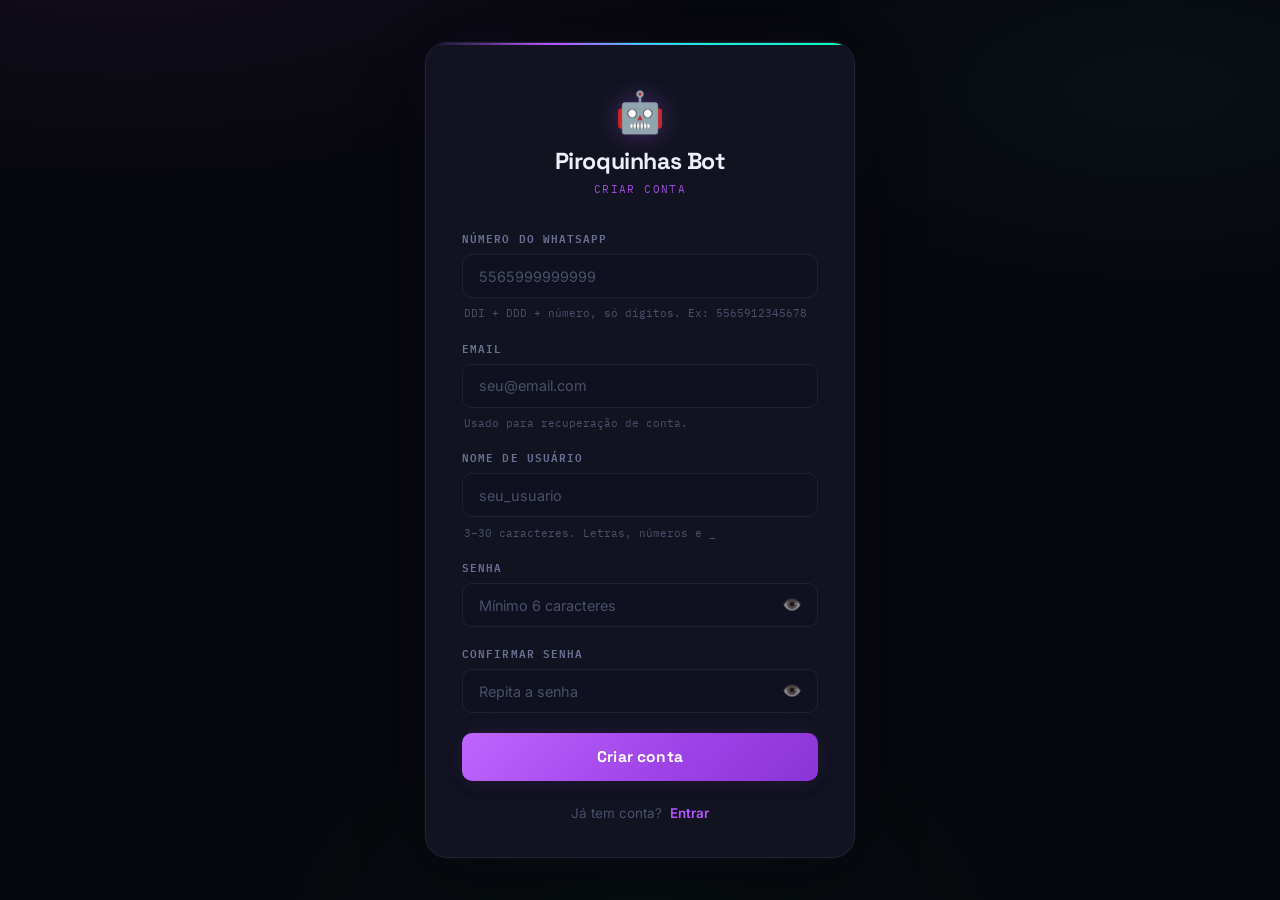
<file: cadastro.html>
<!DOCTYPE html>
<html lang="pt-BR">
<head>
  <meta charset="UTF-8" />
  <meta name="viewport" content="width=device-width, initial-scale=1.0" />
  <title>Criar Conta — Piroquinhas Bot</title>
  <link rel="stylesheet" href="login.css" />
</head>
<body>
  <div class="auth-wrapper">
    <div class="auth-card">
      <div class="auth-brand">
        <span class="brand-emoji">🤖</span>
        <h1>Piroquinhas Bot</h1>
        <p class="brand-sub">Criar Conta</p>
      </div>

      <form id="cadastroForm" novalidate>
        <div class="field-group">
          <label for="idWhatsApp">Número do WhatsApp</label>
          <input id="idWhatsApp" type="tel" placeholder="5565999999999"
            autocomplete="tel" maxlength="15" required />
          <span class="field-hint">DDI + DDD + número, só dígitos. Ex: 5565912345678</span>
        </div>

        <div class="field-group">
          <label for="email">Email</label>
          <input id="email" type="email" placeholder="seu@email.com"
            autocomplete="email" required />
          <span class="field-hint">Usado para recuperação de conta.</span>
        </div>

        <div class="field-group">
          <label for="username">Nome de usuário</label>
          <input id="username" type="text" placeholder="seu_usuario"
            autocomplete="username" maxlength="30" required />
          <span class="field-hint">3–30 caracteres. Letras, números e _</span>
        </div>

        <div class="field-group">
          <label for="password">Senha</label>
          <div class="password-wrap">
            <input id="password" type="password" placeholder="Mínimo 6 caracteres"
              autocomplete="new-password" required />
            <button type="button" class="toggle-pw" aria-label="Mostrar senha" tabindex="-1">👁️</button>
          </div>
        </div>

        <div class="field-group">
          <label for="passwordConfirm">Confirmar senha</label>
          <div class="password-wrap">
            <input id="passwordConfirm" type="password" placeholder="Repita a senha"
              autocomplete="new-password" required />
            <button type="button" class="toggle-pw2" aria-label="Mostrar senha" tabindex="-1">👁️</button>
          </div>
        </div>

        <div id="cadastroMsg" class="msg hidden"></div>

        <button type="submit" class="btn-primary" id="btnCadastrar">
          <span class="btn-label">Criar conta</span>
          <span class="btn-spinner hidden">⏳</span>
        </button>
      </form>

      <p class="auth-footer">
        Já tem conta? <a href="login.html">Entrar</a>
      </p>
    </div>
  </div>

  <script>
    const API = window.location.hostname === 'localhost' || window.location.hostname === '127.0.0.1'
      ? 'http://localhost:3000/api'
      : 'https://whatsappbot2-130c.onrender.com/api';

    if (localStorage.getItem('jwt')) {
      window.location.replace('perfil.html');
    }

    const form   = document.getElementById('cadastroForm');
    const btn    = document.getElementById('btnCadastrar');
    const msgBox = document.getElementById('cadastroMsg');

    document.querySelector('.toggle-pw').addEventListener('click', () => {
      const inp = document.getElementById('password');
      const show = inp.type === 'password';
      inp.type = show ? 'text' : 'password';
      document.querySelector('.toggle-pw').textContent = show ? '🙈' : '👁️';
    });
    document.querySelector('.toggle-pw2').addEventListener('click', () => {
      const inp = document.getElementById('passwordConfirm');
      const show = inp.type === 'password';
      inp.type = show ? 'text' : 'password';
      document.querySelector('.toggle-pw2').textContent = show ? '🙈' : '👁️';
    });

    function setLoading(on) {
      btn.disabled = on;
      btn.querySelector('.btn-label').classList.toggle('hidden', on);
      btn.querySelector('.btn-spinner').classList.toggle('hidden', !on);
    }

    function showMsg(text, tipo = 'error') {
      msgBox.textContent = text;
      msgBox.className = `msg msg--${tipo}`;
    }

    function msgPorStatus(status, serverMsg) {
      if (status === 400) {
        const seguros = ['entre 3 e 30', 'letras, números', 'mínimo 6', 'já está em uso', 'Perfil não encontrado'];
        if (serverMsg && seguros.some(s => serverMsg.includes(s))) return serverMsg;
        return 'Dados inválidos. Verifique os campos e tente novamente.';
      }
      if (status === 404) return 'Número não encontrado. Mande uma mensagem no grupo primeiro.';
      if (status === 429) return 'Muitas tentativas. Aguarde alguns minutos.';
      if (status >= 500) return 'Servidor indisponível. Tente novamente mais tarde.';
      return 'Erro ao criar conta.';
    }

    // Fetch com retry automático e aviso de "servidor acordando"
    async function fetchComRetry(url, opts, tentativas = 2) {
      for (let i = 0; i < tentativas; i++) {
        try {
          if (i === 1) showMsg('⏳ Servidor acordando, aguarde...', 'info');
          const res = await fetch(url, opts);
          return res;
        } catch (e) {
          if (i === tentativas - 1) throw e;
          await new Promise(r => setTimeout(r, 4000));
        }
      }
    }

    form.addEventListener('submit', async (e) => {
      e.preventDefault();

      const rawTel          = document.getElementById('idWhatsApp').value;
      const idWhatsAppNum   = rawTel.replace(/\D/g, '');
      const email           = document.getElementById('email').value.trim();
      const username        = document.getElementById('username').value.trim();
      const password        = document.getElementById('password').value;
      const passwordConfirm = document.getElementById('passwordConfirm').value;

      if (!idWhatsAppNum || idWhatsAppNum.length < 10 || idWhatsAppNum.length > 15) {
        showMsg('Número inválido. Use DDI + DDD + número (só dígitos).');
        return;
      }
      if (!email || !email.includes('@')) {
        showMsg('Digite um email válido.');
        return;
      }
      if (username.length < 3) {
        showMsg('Nome de usuário muito curto (mínimo 3 caracteres).');
        return;
      }
      if (!/^[a-zA-Z0-9_]+$/.test(username)) {
        showMsg('Usuário só pode ter letras, números e _.');
        return;
      }
      if (password.length < 6) {
        showMsg('Senha muito curta (mínimo 6 caracteres).');
        return;
      }
      if (password !== passwordConfirm) {
        showMsg('As senhas não conferem.');
        return;
      }

      setLoading(true);
      try {
        const res = await fetchComRetry(`${API}/auth/cadastrar`, {
          method: 'POST',
          headers: { 'Content-Type': 'application/json' },
          body: JSON.stringify({
            idWhatsApp: `${idWhatsAppNum}@s.whatsapp.net`,
            email,
            username,
            password,
          }),
        });

        const data = await res.json();

        if (res.status === 409 && data.error?.includes('já possui')) {
          showMsg('Você já tem uma conta. Redirecionando para o login…', 'info');
          setTimeout(() => window.location.replace('login.html'), 2000);
          return;
        }

        if (res.status === 409) {
          if (data.error?.includes('email')) {
            showMsg('Este email já está sendo usado por outra conta.');
          } else {
            showMsg('Este nome de usuário já está em uso. Escolha outro.');
          }
          return;
        }

        if (!res.ok) {
          showMsg(msgPorStatus(res.status, data.error));
          return;
        }

        showMsg('Conta criada! Redirecionando para o login…', 'success');
        setTimeout(() => window.location.replace('login.html'), 2000);

      } catch {
        showMsg('Não foi possível conectar ao servidor. Tente novamente em instantes.');
      } finally {
        setLoading(false);
      }
    });
  </script>
</body>
</html>
</file>
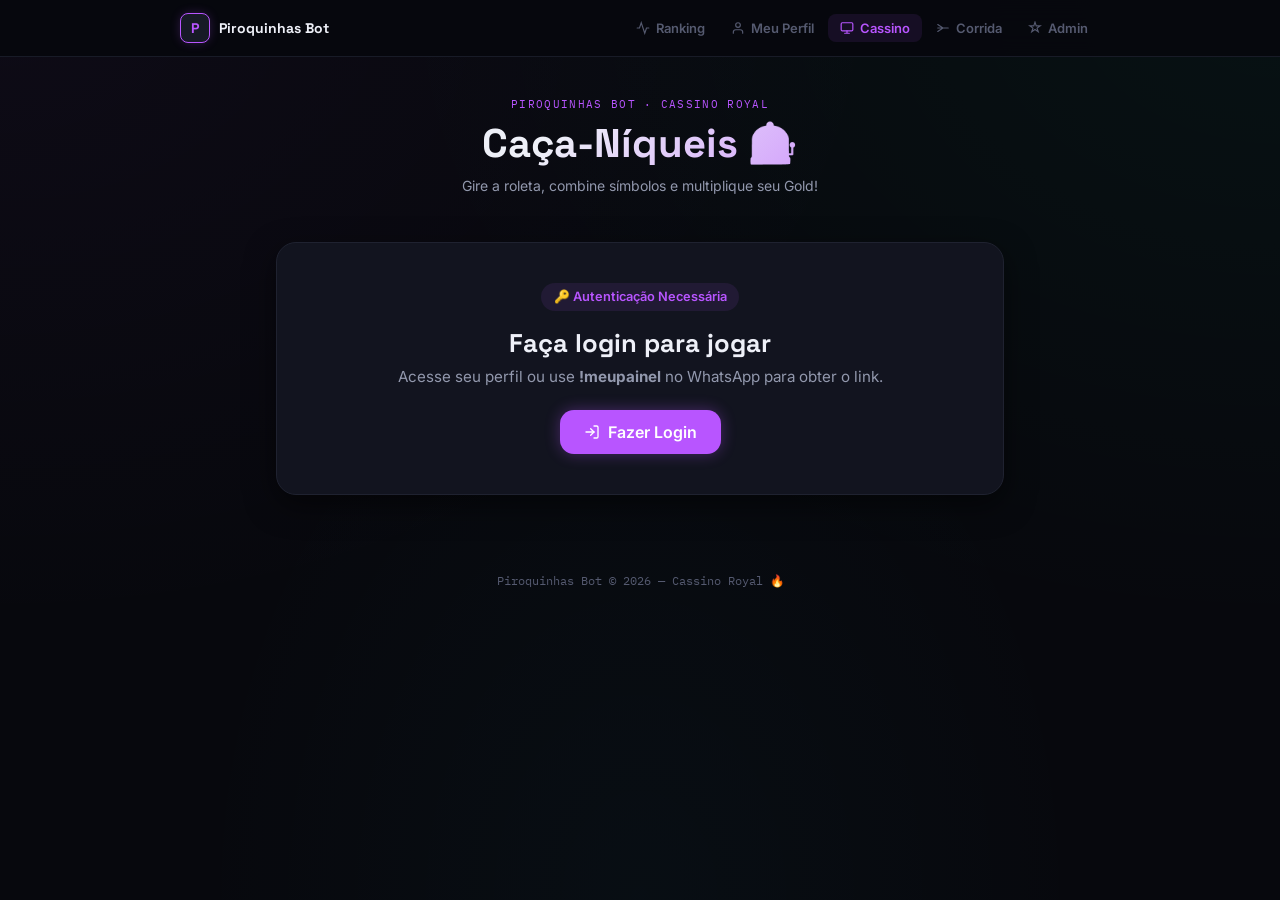
<file: cassino.html>
<!DOCTYPE html>
<html lang="pt-BR">
<head>
  <meta charset="UTF-8" />
  <meta name="viewport" content="width=device-width, initial-scale=1.0" />
  <title>Cassino — Piroquinhas Bot</title>
  <link rel="preconnect" href="https://fonts.googleapis.com" />
  <link rel="preconnect" href="https://fonts.gstatic.com" crossorigin />
  <link href="https://fonts.googleapis.com/css2?family=Space+Grotesk:wght@500;600;700&family=Inter:wght@400;500;600&family=IBM+Plex+Mono:wght@500;600&display=swap" rel="stylesheet" />
  <link rel="stylesheet" href="index.css" />
  <link rel="stylesheet" href="cassino.css" />
</head>
<body>

<!-- ══════════ NAV ══════════ -->
<nav class="top-nav">
  <div class="nav-inner">
    <a href="index.html" class="nav-brand">
      <div class="nav-brand-mark">P</div>
      <span class="nav-brand-name">Piroquinhas Bot</span>
    </a>
    <ul class="nav-links">
      <li>
        <a href="index.html">
          <svg viewBox="0 0 24 24" fill="none" stroke="currentColor" stroke-width="2" stroke-linecap="round"><polyline points="22 12 18 12 15 21 9 3 6 12 2 12"/></svg>
          <span>Ranking</span>
        </a>
      </li>
      <li>
        <a href="perfil.html">
          <svg viewBox="0 0 24 24" fill="none" stroke="currentColor" stroke-width="2" stroke-linecap="round"><path d="M20 21v-2a4 4 0 0 0-4-4H8a4 4 0 0 0-4 4v2"/><circle cx="12" cy="7" r="4"/></svg>
          <span>Meu Perfil</span>
        </a>
      </li>
      <li>
        <a href="cassino.html" class="active">
          <svg viewBox="0 0 24 24" fill="none" stroke="currentColor" stroke-width="2" stroke-linecap="round"><rect x="2" y="3" width="20" height="14" rx="2"/><path d="M8 21h8M12 17v4"/></svg>
          <span>Cassino</span>
        </a>
      </li>
      <li>
        <a href="corrida.html">
          <svg viewBox="0 0 24 24" fill="none" stroke="currentColor" stroke-width="2" stroke-linecap="round"><path d="M3 12h18M3 6l9 6-9 6"/></svg>
          <span>Corrida</span>
        </a>
      </li>
      <li>
        <a href="admin.html">
          <svg viewBox="0 0 24 24" fill="none" stroke="currentColor" stroke-width="2" stroke-linecap="round"><path d="M12 2l2.09 6.26H21l-5.47 3.97 2.09 6.26L12 14.52l-5.62 3.97 2.09-6.26L3 8.26h6.91z"/></svg>
          <span>Admin</span>
        </a>
      </li>
    </ul>
  </div>
</nav>

<!-- ══════════ HERO ══════════ -->
<section class="hero">
  <p class="hero-eyebrow">Piroquinhas Bot · Cassino Royal</p>
  <h1 class="hero-title">Caça-Níqueis 🎰</h1>
  <p class="hero-sub">Gire a roleta, combine símbolos e multiplique seu Gold!</p>
</section>

<!-- ══════════ MAIN ══════════ -->
<div class="cassino-wrap">

  <!-- LOGIN GATE -->
  <div class="login-gate" id="login-gate">
    <span class="glyph">🔑 Autenticação Necessária</span>
    <h3>Faça login para jogar</h3>
    <p>Acesse seu perfil ou use <strong>!meupainel</strong> no WhatsApp para obter o link.</p>
    <a href="login.html" class="btn-primary">
      <svg width="16" height="16" viewBox="0 0 24 24" fill="none" stroke="currentColor" stroke-width="2" stroke-linecap="round"><path d="M15 3h4a2 2 0 0 1 2 2v14a2 2 0 0 1-2 2h-4"/><polyline points="10 17 15 12 10 7"/><line x1="15" y1="12" x2="3" y2="12"/></svg>
      Fazer Login
    </a>
  </div>

  <!-- ÁREA DO CASSINO -->
  <div id="cassino-area" style="display:none">

    <!-- Seletor de grupo + Saldo -->
    <div class="group-selector-card">
      <label for="grupo-select">Grupo para Apostar:</label>
      <div class="group-select-wrap">
        <select id="grupo-select">
          <option value="">Carregando grupos…</option>
        </select>
      </div>
      <div class="saldo-chip" id="saldo-chip" style="display:none">
        <span>💰 Saldo Disponível</span>
        <strong id="saldo-val">— gold</strong>
      </div>
    </div>

    <!-- Máquina de Slots -->
    <div class="slot-machine-card" id="slot-card" style="display:none">
      
      <div class="slot-header">
        <div class="slot-title">🎰 Caça-Níqueis VIP</div>
        <span class="status-pill" id="status-pill">Pronto</span>
      </div>

      <!-- Reels Container -->
      <div class="reels-container">
        <div class="reel-box" id="reel-1">
          <div class="reel-symbol" id="sym-1">🎰</div>
        </div>
        <div class="reel-box" id="reel-2">
          <div class="reel-symbol" id="sym-2">🎰</div>
        </div>
        <div class="reel-box" id="reel-3">
          <div class="reel-symbol" id="sym-3">🎰</div>
        </div>
      </div>

      <!-- Status & Mensagem de Resultado -->
      <div class="slot-status" id="slot-status">Escolha o valor da aposta e clique em Gire!</div>

      <!-- Placa de Prêmio -->
      <div class="slot-result hidden" id="slot-result">
        <div class="result-title" id="result-title"></div>
        <div class="result-grid">
          <div class="result-item">
            <span>Aposta</span>
            <strong id="result-aposta">—</strong>
          </div>
          <div class="result-item gold-val">
            <span>Multiplicador</span>
            <strong id="result-mult">—</strong>
          </div>
          <div class="result-item mint-val">
            <span>Prêmio</span>
            <strong id="result-premio">—</strong>
          </div>
        </div>
      </div>

      <!-- Controles de Aposta -->
      <div class="aposta-controls">
        <div class="aposta-input-group">
          <label for="aposta-input">Valor da Aposta (Gold):</label>
          <input type="number" id="aposta-input" placeholder="Ex: 50" min="10" max="100000" />
        </div>

        <button class="btn-spin" id="btn-spin" disabled>
          🎲 GIRAR (SLOTS)
        </button>
      </div>

      <!-- Quick Bets -->
      <div class="quick-bets">
        <button class="quick-bet" data-val="50">50</button>
        <button class="quick-bet" data-val="100">100</button>
        <button class="quick-bet" data-val="500">500</button>
        <button class="quick-bet" data-val="1000">1000</button>
        <button class="quick-bet" data-val="MAX">MÁX</button>
      </div>

      <!-- Tabela de Pagamentos (Paytable) -->
      <div class="paytable">
        <div class="paytable-title">🏆 Tabela de Multiplicadores:</div>
        <div class="paytable-grid">
          <div class="pay-item"><span>7️⃣ 7️⃣ 7️⃣ (Jackpot 7)</span> <strong>10x</strong></div>
          <div class="pay-item"><span>💎 💎 💎 (Três Diamantes)</span> <strong>8x</strong></div>
          <div class="pay-item"><span>👑 👑 👑 (Três Coroas)</span> <strong>5x</strong></div>
          <div class="pay-item"><span>🍒 🍒 🍒 (Três Cerejas)</span> <strong>4x</strong></div>
          <div class="pay-item"><span>⭐ ⭐ (Dupla Igual)</span> <strong>2x</strong></div>
        </div>
      </div>

    </div>

  </div>

</div>

<footer class="footer">
  Piroquinhas Bot &copy; 2026 &mdash; Cassino Royal 🔥
</footer>

<script>
  const API = window.location.hostname === 'localhost' || window.location.hostname === '127.0.0.1'
    ? 'http://localhost:3000/api'
    : 'https://whatsappbot2-130c.onrender.com/api';

  const jwt = localStorage.getItem('jwt') || sessionStorage.getItem('piro_jwt');

  const SYMBOLS = ['🎰', '7️⃣', '💎', '👑', '🍒', '🍋', '🍇', '🍀', '🔔'];

  let gruposData = [];
  let grupoSelecionado = null;
  let saldoAtual = 0;
  let isSpinning = false;

  const $ = id => document.getElementById(id);

  function authHeaders() {
    return {
      'Authorization': `Bearer ${jwt}`,
      'Content-Type': 'application/json',
    };
  }

  function formatNum(n) {
    return Number(n || 0).toLocaleString('pt-BR');
  }

  async function init() {
    if (!jwt) {
      $('login-gate').style.display = 'block';
      $('cassino-area').style.display = 'none';
      return;
    }

    $('login-gate').style.display = 'none';
    $('cassino-area').style.display = 'block';

    await carregarPerfilEGrupos();
  }

  async function carregarPerfilEGrupos() {
    try {
      const res = await fetch(`${API}/perfil/me`, { headers: authHeaders() });
      if (!res.ok) throw new Error('Falha ao autenticar');
      const data = await res.json();
      
      const usuario = data.usuario || data;
      gruposData = usuario.grupos || [];

      const select = $('grupo-select');
      select.innerHTML = '';

      if (gruposData.length === 0) {
        select.innerHTML = '<option value="">Nenhum grupo encontrado</option>';
        return;
      }

      select.innerHTML = '<option value="">-- Escolha um grupo --</option>';
      gruposData.forEach(g => {
        const opt = document.createElement('option');
        opt.value = g.idGrupo;
        opt.textContent = `${g.nome || g.idGrupo} (${formatNum(g.gold || 0)} Gold)`;
        select.appendChild(opt);
      });

      if (gruposData.length === 1) {
        select.value = gruposData[0].idGrupo;
        selecionarGrupo(gruposData[0].idGrupo);
      }
    } catch (err) {
      console.error('Erro ao carregar perfil:', err);
      $('login-gate').style.display = 'block';
      $('cassino-area').style.display = 'none';
    }
  }

  function selecionarGrupo(idGrupo) {
    const grupo = gruposData.find(g => g.idGrupo === idGrupo);
    if (!grupo) {
      $('slot-card').style.display = 'none';
      $('saldo-chip').style.display = 'none';
      return;
    }

    grupoSelecionado = grupo;
    saldoAtual = grupo.gold || 0;

    $('saldo-val').textContent = `${formatNum(saldoAtual)} gold`;
    $('saldo-chip').style.display = 'flex';
    $('slot-card').style.display = 'block';
    
    validarAposta();
  }

  $('grupo-select').addEventListener('change', e => {
    selecionarGrupo(e.target.value);
  });

  function validarAposta() {
    const val = parseInt($('aposta-input').value, 10);
    const isValid = !isNaN(val) && val >= 10 && val <= saldoAtual && !isSpinning;
    $('btn-spin').disabled = !isValid;
  }

  $('aposta-input').addEventListener('input', validarAposta);

  document.querySelectorAll('.quick-bet').forEach(btn => {
    btn.addEventListener('click', () => {
      const v = btn.dataset.val;
      if (v === 'MAX') {
        $('aposta-input').value = Math.max(10, saldoAtual);
      } else {
        $('aposta-input').value = parseInt(v, 10);
      }
      validarAposta();
    });
  });

  async function girarSlots() {
    const quantia = parseInt($('aposta-input').value, 10);
    if (isNaN(quantia) || quantia < 10 || quantia > saldoAtual || isSpinning) return;

    isSpinning = true;
    $('btn-spin').disabled = true;
    $('status-pill').textContent = 'Girando...';
    $('status-pill').className = 'status-pill spinning';
    $('slot-status').textContent = '🎲 Roleta em movimento... Boa sorte!';
    $('slot-result').classList.add('hidden');

    // Animação visual dos reels
    let intervalCount = 0;
    const animInterval = setInterval(() => {
      $('sym-1').textContent = SYMBOLS[Math.floor(Math.random() * SYMBOLS.length)];
      $('sym-2').textContent = SYMBOLS[Math.floor(Math.random() * SYMBOLS.length)];
      $('sym-3').textContent = SYMBOLS[Math.floor(Math.random() * SYMBOLS.length)];
      intervalCount++;
    }, 80);

    setTimeout(async () => {
      clearInterval(animInterval);
      
      // Sorteio de resultado (Simulado visualmente / sincronizado)
      const r1 = SYMBOLS[Math.floor(Math.random() * SYMBOLS.length)];
      const r2 = SYMBOLS[Math.floor(Math.random() * SYMBOLS.length)];
      const r3 = SYMBOLS[Math.floor(Math.random() * SYMBOLS.length)];

      $('sym-1').textContent = r1;
      $('sym-2').textContent = r2;
      $('sym-3').textContent = r3;

      let mult = 0;
      let premio = 0;

      if (r1 === '7️⃣' && r2 === '7️⃣' && r3 === '7️⃣') {
        mult = 10;
      } else if (r1 === '💎' && r2 === '💎' && r3 === '💎') {
        mult = 8;
      } else if (r1 === '👑' && r2 === '👑' && r3 === '👑') {
        mult = 5;
      } else if (r1 === r2 && r2 === r3) {
        mult = 4;
      } else if (r1 === r2 || r2 === r3 || r1 === r3) {
        mult = 2;
      }

      premio = quantia * mult;

      if (mult > 0) {
        saldoAtual = saldoAtual - quantia + premio;
        $('status-pill').textContent = 'Vitória!';
        $('status-pill').className = 'status-pill win';
        $('slot-status').textContent = `🎉 PARABÉNS! Você ganhou ${formatNum(premio)} gold!`;
        
        $('result-title').textContent = '🏆 VOCÊ GANHOU!';
        $('result-aposta').textContent = `${formatNum(quantia)} gold`;
        $('result-mult').textContent = `${mult}x`;
        $('result-premio').textContent = `+${formatNum(premio)} gold`;
        $('slot-result').classList.remove('hidden');
      } else {
        saldoAtual = saldoAtual - quantia;
        $('status-pill').textContent = 'Derrota';
        $('status-pill').className = 'status-pill lose';
        $('slot-status').textContent = '❌ Não foi dessa vez! Tente novamente.';
        
        $('result-title').textContent = '💸 SEM SORTE!';
        $('result-aposta').textContent = `${formatNum(quantia)} gold`;
        $('result-mult').textContent = '0x';
        $('result-premio').textContent = `-${formatNum(quantia)} gold`;
        $('slot-result').classList.remove('hidden');
      }

      $('saldo-val').textContent = `${formatNum(saldoAtual)} gold`;
      if (grupoSelecionado) grupoSelecionado.gold = saldoAtual;

      isSpinning = false;
      validarAposta();
    }, 2200);
  }

  $('btn-spin').addEventListener('click', girarSlots);

  init();
</script>
</body>
</html>
</file>
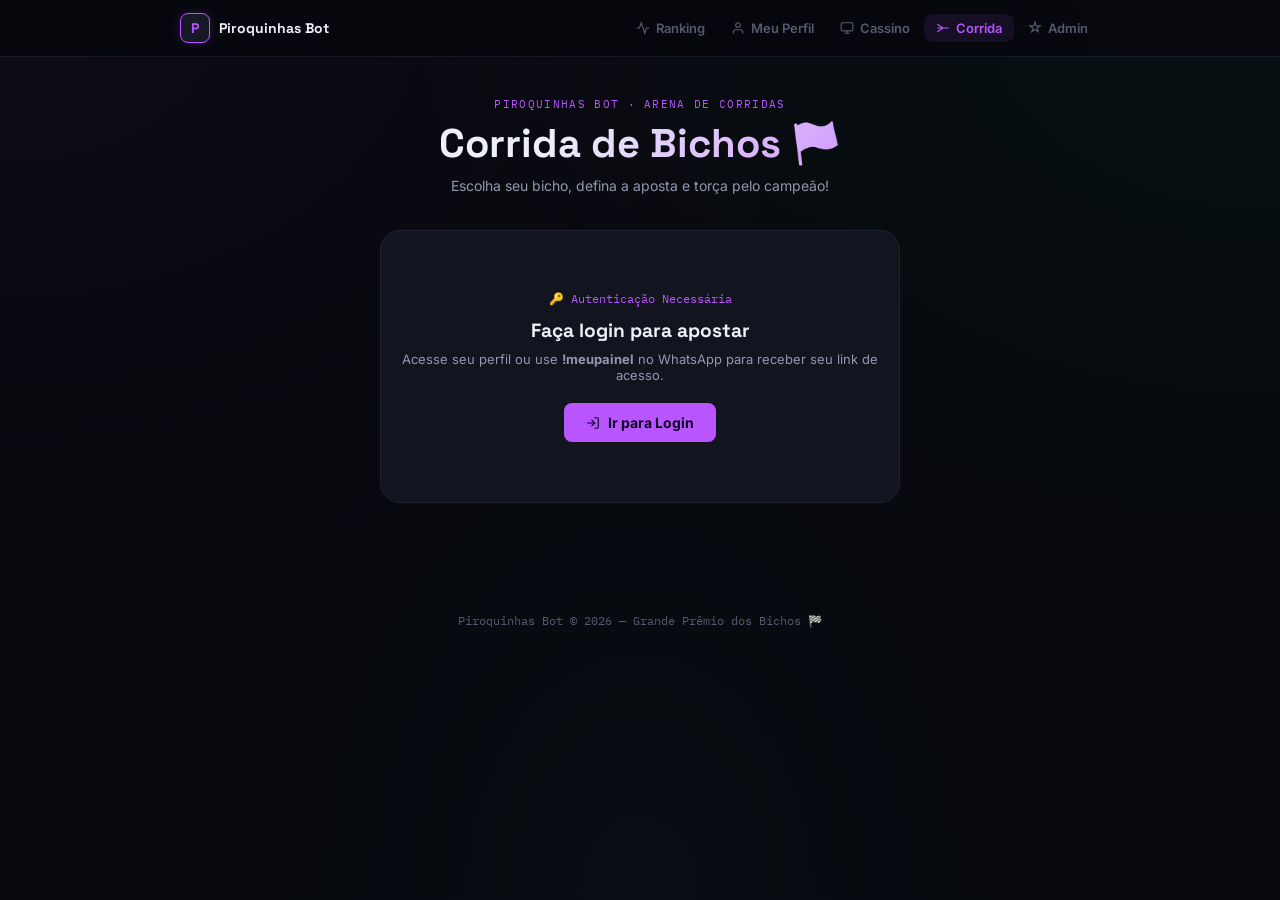
<file: corrida.html>
<!DOCTYPE html>
<html lang="pt-BR">
<head>
  <meta charset="UTF-8" />
  <meta name="viewport" content="width=device-width, initial-scale=1.0" />
  <title>Corrida de Bichos — Piroquinhas Bot</title>
  <link rel="preconnect" href="https://fonts.googleapis.com" />
  <link rel="preconnect" href="https://fonts.gstatic.com" crossorigin />
  <link href="https://fonts.googleapis.com/css2?family=Space+Grotesk:wght@500;600;700&family=Inter:wght@400;500;600&family=IBM+Plex+Mono:wght@500;600&display=swap" rel="stylesheet" />
  <link rel="stylesheet" href="index.css" />
  <link rel="stylesheet" href="Jogos/corrida.css" />
</head>

<body>

<!-- ══════════ NAV ══════════ -->
<nav class="top-nav">
  <div class="nav-inner">
    <a href="index.html" class="nav-brand">
      <div class="nav-brand-mark">P</div>
      <span class="nav-brand-name">Piroquinhas Bot</span>
    </a>
    <ul class="nav-links">
      <li>
        <a href="index.html">
          <svg viewBox="0 0 24 24" fill="none" stroke="currentColor" stroke-width="2" stroke-linecap="round"><polyline points="22 12 18 12 15 21 9 3 6 12 2 12"/></svg>
          <span>Ranking</span>
        </a>
      </li>
      <li>
        <a href="perfil.html">
          <svg viewBox="0 0 24 24" fill="none" stroke="currentColor" stroke-width="2" stroke-linecap="round"><path d="M20 21v-2a4 4 0 0 0-4-4H8a4 4 0 0 0-4 4v2"/><circle cx="12" cy="7" r="4"/></svg>
          <span>Meu Perfil</span>
        </a>
      </li>
      <li>
        <a href="cassino.html">
          <svg viewBox="0 0 24 24" fill="none" stroke="currentColor" stroke-width="2" stroke-linecap="round"><rect x="2" y="3" width="20" height="14" rx="2"/><path d="M8 21h8M12 17v4"/></svg>
          <span>Cassino</span>
        </a>
      </li>
      <li>
        <a href="corrida.html" class="active">
          <svg viewBox="0 0 24 24" fill="none" stroke="currentColor" stroke-width="2" stroke-linecap="round"><path d="M3 12h18M3 6l9 6-9 6"/></svg>
          <span>Corrida</span>
        </a>
      </li>
      <li>
        <a href="admin.html">
          <svg viewBox="0 0 24 24" fill="none" stroke="currentColor" stroke-width="2" stroke-linecap="round"><path d="M12 2l2.09 6.26H21l-5.47 3.97 2.09 6.26L12 14.52l-5.62 3.97 2.09-6.26L3 8.26h6.91z"/></svg>
          <span>Admin</span>
        </a>
      </li>
    </ul>
  </div>
</nav>

<!-- ══════════ HERO ══════════ -->
<section class="hero">
  <p class="hero-eyebrow">Piroquinhas Bot · Arena de Corridas</p>
  <h1 class="hero-title">Corrida de Bichos 🏁</h1>
  <p class="hero-sub">Escolha seu bicho, defina a aposta e torça pelo campeão!</p>
</section>

<!-- ══════════ MAIN ══════════ -->
<div class="corrida-wrap">

  <!-- LOGIN GATE -->
  <div class="login-gate" id="login-gate">
    <span class="glyph">🔑 Autenticação Necessária</span>
    <h3>Faça login para apostar</h3>
    <p>Acesse seu perfil ou use <strong>!meupainel</strong> no WhatsApp para receber seu link de acesso.</p>
    <a href="login.html" class="btn-primary">
      <svg width="14" height="14" viewBox="0 0 24 24" fill="none" stroke="currentColor" stroke-width="2" stroke-linecap="round"><path d="M15 3h4a2 2 0 0 1 2 2v14a2 2 0 0 1-2 2h-4"/><polyline points="10 17 15 12 10 7"/><line x1="15" y1="12" x2="3" y2="12"/></svg>
      Ir para Login
    </a>
  </div>

  <!-- ÁREA DA CORRIDA -->
  <div id="corrida-area" style="display:none">

    <!-- Seletor de grupo + saldo -->
    <div class="group-selector-card">
      <label for="grupo-select">Apostar no grupo:</label>
      <div class="group-select-wrap">
        <select id="grupo-select">
          <option value="">Carregando seus grupos…</option>
        </select>
      </div>
      <div class="saldo-chip" id="saldo-chip" style="display:none">
        <span>💰 Saldo disponível</span>
        <strong id="saldo-val">— gold</strong>
      </div>
    </div>

    <!-- Área principal da corrida -->
    <div class="corrida-card" id="corrida-card" style="display:none">
      <div class="corrida-card-header">
        <div class="corrida-title">🏁 Grande Prêmio dos Bichos</div>
        <span class="status-pill" id="status-pill">Aguardando</span>
      </div>

      <!-- Pista de corrida -->
      <div class="pista-wrap" id="pista-wrap">
        <div class="pista" id="pista"></div>
        <div class="meta-flag">🏁</div>
      </div>

      <!-- Status -->
      <div class="corrida-status" id="corrida-status">Escolha um bicho e aposte para começar!</div>

      <!-- Resultado -->
      <div class="corrida-result" id="corrida-result">
        <div class="corrida-result-title" id="result-title"></div>
        <div class="corrida-result-grid">
          <div class="corrida-result-item">
            <span>Aposta</span>
            <strong id="result-aposta">—</strong>
          </div>
          <div class="corrida-result-item gold-val">
            <span>Odds</span>
            <strong id="result-odds">—</strong>
          </div>
          <div class="corrida-result-item mint-val" id="result-premio-wrap">
            <span>Prêmio</span>
            <strong id="result-premio">—</strong>
          </div>
          <div class="corrida-result-item gold-val">
            <span>Novo Saldo</span>
            <strong id="result-saldo">—</strong>
          </div>
        </div>
      </div>

      <!-- Escolha de bicho -->
      <div class="bicho-selector" id="bicho-selector">
        <p class="bicho-label">Escolha seu corredor:</p>
        <div class="bichos-grid" id="bichos-grid"></div>
      </div>

      <!-- Aposta -->
      <div class="aposta-row">
        <div class="aposta-input-wrap">
          <input
            type="number"
            id="aposta-input"
            placeholder="Valor da aposta…"
            min="10"
            max="100000"
          />
          <p class="aposta-hint" id="aposta-hint"></p>
        </div>
        <button class="btn-correr" id="btn-correr" disabled>
          🏁 LARGADA (CORRER)
        </button>
      </div>

      <!-- Quick bets -->
      <div class="quick-bets">
        <button class="quick-bet" data-val="50">50</button>
        <button class="quick-bet" data-val="100">100</button>
        <button class="quick-bet" data-val="500">500</button>
        <button class="quick-bet" data-val="1000">1000</button>
        <button class="quick-bet" data-val="MAX">MÁX</button>
      </div>

    </div>

  </div>

</div>

<footer class="footer">
  Piroquinhas Bot &copy; 2026 &mdash; Grande Prêmio dos Bichos 🏁
</footer>

<script>
  const API = window.location.hostname === 'localhost' || window.location.hostname === '127.0.0.1'
    ? 'http://localhost:3000/api'
    : 'https://whatsappbot2-130c.onrender.com/api';

  const jwt = localStorage.getItem('jwt') || sessionStorage.getItem('piro_jwt');

  const BICHOS = [
    { id: 'cavalo',   emoji: '🐎', nome: 'Cavalo Veloz',   odds: 2.0 },
    { id: 'tartaruga',emoji: '🐢', nome: 'Tartaruga Ninja', odds: 5.0 },
    { id: 'coelho',  emoji: '🐇', nome: 'Coelho Salteador',odds: 2.5 },
    { id: 'gato',    emoji: '🐈', nome: 'Gato Ágil',      odds: 3.0 },
    { id: 'cachorro',emoji: '🐕', nome: 'Cão de Caça',    odds: 2.8 },
    { id: 'guepardo',emoji: '🐆', nome: 'Guepardo Raio',   odds: 1.8 }
  ];

  let gruposData = [];
  let grupoSelecionado = null;
  let saldoAtual = 0;
  let bichoSelecionado = null;
  let isRunning = false;

  const $ = id => document.getElementById(id);

  function authHeaders() {
    return {
      'Authorization': `Bearer ${jwt}`,
      'Content-Type': 'application/json',
    };
  }

  function formatNum(n) {
    return Number(n || 0).toLocaleString('pt-BR');
  }

  async function init() {
    if (!jwt) {
      $('login-gate').style.display = 'block';
      $('corrida-area').style.display = 'none';
      return;
    }

    $('login-gate').style.display = 'none';
    $('corrida-area').style.display = 'block';

    renderBichos();
    await carregarPerfilEGrupos();
  }

  function renderBichos() {
    const grid = $('bichos-grid');
    grid.innerHTML = BICHOS.map(b => `
      <div class="bicho-card" data-id="${b.id}">
        <span class="bicho-emoji">${b.emoji}</span>
        <span class="bicho-nome">${b.nome}</span>
        <span class="bicho-odds">Odds: ${b.odds}x</span>
      </div>
    `).join('');

    document.querySelectorAll('.bicho-card').forEach(card => {
      card.addEventListener('click', () => {
        if (isRunning) return;
        document.querySelectorAll('.bicho-card').forEach(c => c.classList.remove('selected'));
        card.classList.add('selected');
        bichoSelecionado = BICHOS.find(b => b.id === card.dataset.id);
        validarForm();
      });
    });
  }

  function renderPista() {
    const pista = $('pista');
    pista.innerHTML = BICHOS.map(b => `
      <div class="pista-faixa">
        <div class="corredor-icon" id="corredor-${b.id}">${b.emoji}</div>
        <span class="faixa-nome">${b.nome}</span>
      </div>
    `).join('');
  }

  async function carregarPerfilEGrupos() {
    try {
      const res = await fetch(`${API}/perfil/me`, { headers: authHeaders() });
      if (!res.ok) throw new Error('Falha ao autenticar');
      const data = await res.json();
      
      const usuario = data.usuario || data;
      gruposData = usuario.grupos || [];

      const select = $('grupo-select');
      select.innerHTML = '';

      if (gruposData.length === 0) {
        select.innerHTML = '<option value="">Nenhum grupo encontrado</option>';
        return;
      }

      select.innerHTML = '<option value="">-- Escolha um grupo --</option>';
      gruposData.forEach(g => {
        const opt = document.createElement('option');
        opt.value = g.idGrupo;
        opt.textContent = `${g.nome || g.idGrupo} (${formatNum(g.gold || 0)} Gold)`;
        select.appendChild(opt);
      });

      if (gruposData.length === 1) {
        select.value = gruposData[0].idGrupo;
        selecionarGrupo(gruposData[0].idGrupo);
      }
    } catch (err) {
      console.error('Erro ao carregar perfil:', err);
      $('login-gate').style.display = 'block';
      $('corrida-area').style.display = 'none';
    }
  }

  function selecionarGrupo(idGrupo) {
    const grupo = gruposData.find(g => g.idGrupo === idGrupo);
    if (!grupo) {
      $('corrida-card').style.display = 'none';
      $('saldo-chip').style.display = 'none';
      return;
    }

    grupoSelecionado = grupo;
    saldoAtual = grupo.gold || 0;

    $('saldo-val').textContent = `${formatNum(saldoAtual)} gold`;
    $('saldo-chip').style.display = 'flex';
    $('corrida-card').style.display = 'block';
    
    renderPista();
    validarForm();
  }

  $('grupo-select').addEventListener('change', e => {
    selecionarGrupo(e.target.value);
  });

  function validarForm() {
    const val = parseInt($('aposta-input').value, 10);
    const isValid = bichoSelecionado && !isNaN(val) && val >= 10 && val <= saldoAtual && !isRunning;
    $('btn-correr').disabled = !isValid;
  }

  $('aposta-input').addEventListener('input', validarForm);

  document.querySelectorAll('.quick-bet').forEach(btn => {
    btn.addEventListener('click', () => {
      const v = btn.dataset.val;
      if (v === 'MAX') {
        $('aposta-input').value = Math.max(10, saldoAtual);
      } else {
        $('aposta-input').value = parseInt(v, 10);
      }
      validarForm();
    });
  });

  async function iniciarCorrida() {
    const val = parseInt($('aposta-input').value, 10);
    if (!bichoSelecionado || isNaN(val) || val < 10 || val > saldoAtual || isRunning) return;

    isRunning = true;
    $('btn-correr').disabled = true;
    $('status-pill').textContent = 'Em Corrida';
    $('status-pill').className = 'status-pill running';
    $('corrida-status').textContent = `🏁 A corrida começou! Torcendo por: ${bichoSelecionado.emoji} ${bichoSelecionado.nome}`;
    $('corrida-result').style.display = 'none';

    // Reseta posições
    BICHOS.forEach(b => {
      const el = $(`corredor-${b.id}`);
      if (el) el.style.left = '0%';
    });

    const posicoes = BICHOS.map(b => ({ id: b.id, pos: 0 }));
    let vencedor = null;

    const interval = setInterval(() => {
      posicoes.forEach(p => {
        if (p.pos < 85) {
          const avanco = Math.random() * 4.5 + 0.5;
          p.pos += avanco;
          const el = $(`corredor-${p.id}`);
          if (el) el.style.left = `${Math.min(85, p.pos)}%`;
        } else if (!vencedor) {
          vencedor = BICHOS.find(b => b.id === p.id);
        }
      });

      if (vencedor) {
        clearInterval(interval);
        finalizarCorrida(vencedor, val);
      }
    }, 100);
  }

  function finalizarCorrida(vencedor, aposta) {
    const ganhou = vencedor.id === bichoSelecionado.id;
    const premio = ganhou ? Math.floor(aposta * bichoSelecionado.odds) : 0;

    if (ganhou) {
      saldoAtual = saldoAtual - aposta + premio;
      $('status-pill').textContent = 'Vitória!';
      $('status-pill').className = 'status-pill win';
      $('corrida-status').textContent = `🎉 SENSACIONAL! Seu bicho ${vencedor.emoji} ${vencedor.nome} cruzou a linha em 1º lugar!`;
      
      $('result-title').textContent = '🏆 VOCÊ VENCEU A CORRIDA!';
      $('result-aposta').textContent = `${formatNum(aposta)} gold`;
      $('result-odds').textContent = `${bichoSelecionado.odds}x`;
      $('result-premio').textContent = `+${formatNum(premio)} gold`;
      $('result-saldo').textContent = `${formatNum(saldoAtual)} gold`;
    } else {
      saldoAtual = saldoAtual - aposta;
      $('status-pill').textContent = 'Derrota';
      $('status-pill').className = 'status-pill lose';
      $('corrida-status').textContent = `💔 O bicho campeão foi ${vencedor.emoji} ${vencedor.nome}. Tente novamente!`;
      
      $('result-title').textContent = '💸 PERDEU A CORRIDA!';
      $('result-aposta').textContent = `${formatNum(aposta)} gold`;
      $('result-odds').textContent = `${bichoSelecionado.odds}x`;
      $('result-premio').textContent = `-${formatNum(aposta)} gold`;
      $('result-saldo').textContent = `${formatNum(saldoAtual)} gold`;
    }

    $('saldo-val').textContent = `${formatNum(saldoAtual)} gold`;
    if (grupoSelecionado) grupoSelecionado.gold = saldoAtual;

    $('corrida-result').style.display = 'block';
    isRunning = false;
    validarForm();
  }

  $('btn-correr').addEventListener('click', iniciarCorrida);

  init();
</script>
</body>
</html>
</file>
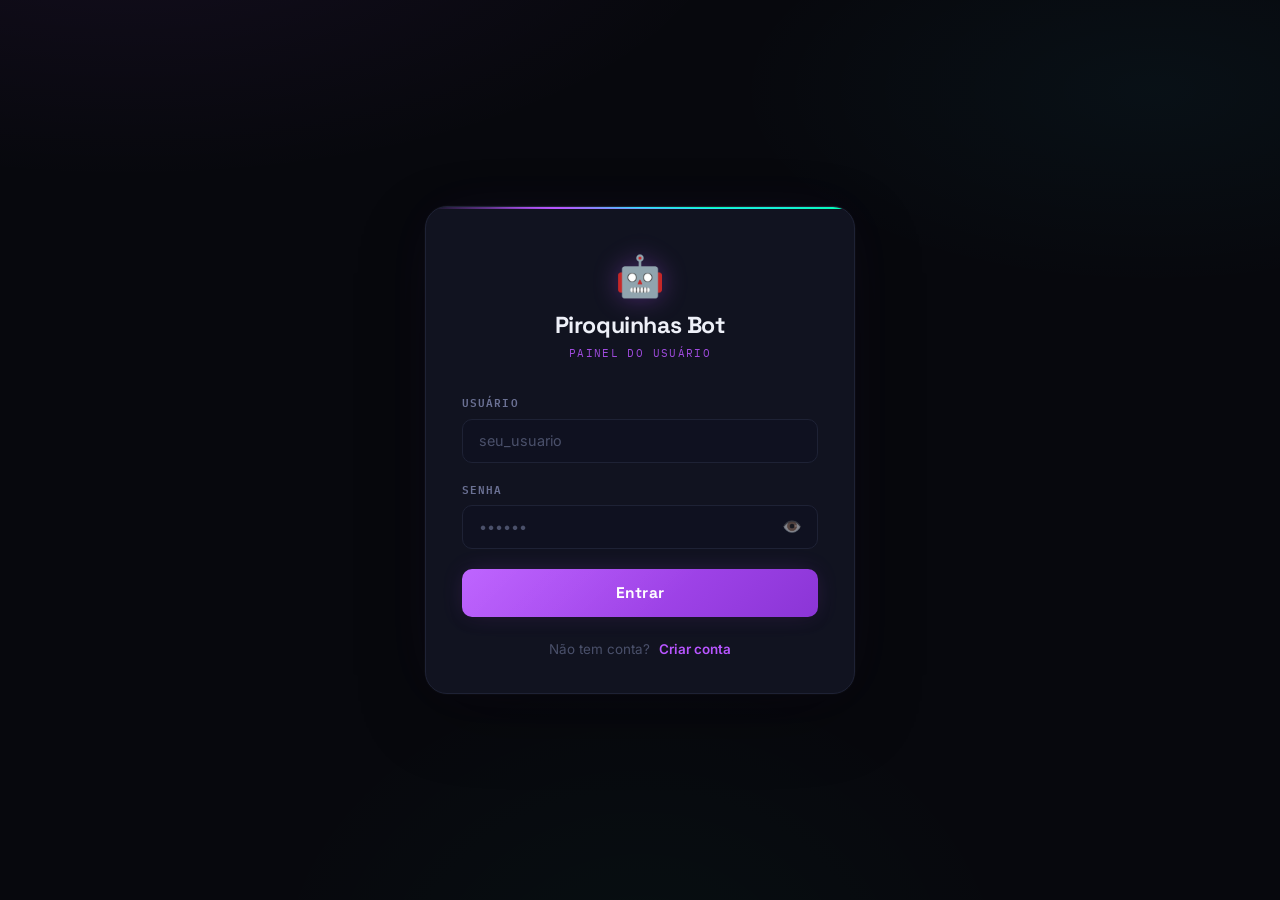
<file: login.html>
<!DOCTYPE html>
<html lang="pt-BR">
<head>
  <meta charset="UTF-8" />
  <meta name="viewport" content="width=device-width, initial-scale=1.0" />
  <title>Login — Piroquinhas Bot</title>
  <link rel="stylesheet" href="login.css" />
</head>
<body>
  <div class="auth-wrapper">
    <div class="auth-card">
      <div class="auth-brand">
        <span class="brand-emoji">🤖</span>
        <h1>Piroquinhas Bot</h1>
        <p class="brand-sub">Painel do Usuário</p>
      </div>

      <form id="loginForm" novalidate>
        <div class="field-group">
          <label for="username">Usuário</label>
          <input id="username" type="text" placeholder="seu_usuario"
            autocomplete="username" maxlength="30" required />
        </div>

        <div class="field-group">
          <label for="password">Senha</label>
          <div class="password-wrap">
            <input id="password" type="password" placeholder="••••••"
              autocomplete="current-password" required />
            <button type="button" class="toggle-pw" aria-label="Mostrar senha" tabindex="-1">👁️</button>
          </div>
        </div>

        <div id="loginError" class="msg msg--error hidden"></div>
        <div id="loginInfo" class="msg msg--info hidden"></div>

        <button type="submit" class="btn-primary" id="btnLogin">
          <span class="btn-label">Entrar</span>
          <span class="btn-spinner hidden">⏳</span>
        </button>
      </form>

      <p class="auth-footer">
        Não tem conta? <a href="cadastro.html">Criar conta</a>
      </p>
    </div>
  </div>

  <script>
    const API = window.location.hostname === 'localhost' || window.location.hostname === '127.0.0.1'
      ? 'http://localhost:3000/api'
      : 'https://whatsappbot2-130c.onrender.com/api';

    if (localStorage.getItem('jwt')) {
      window.location.replace('perfil.html');
    }

    const form     = document.getElementById('loginForm');
    const btnLogin = document.getElementById('btnLogin');
    const errBox   = document.getElementById('loginError');
    const infoBox  = document.getElementById('loginInfo');
    const pwInput  = document.getElementById('password');
    const togglePw = document.querySelector('.toggle-pw');

    togglePw.addEventListener('click', () => {
      const show = pwInput.type === 'password';
      pwInput.type = show ? 'text' : 'password';
      togglePw.textContent = show ? '🙈' : '👁️';
    });

    let cooldownAt = 0;

    function setLoading(on) {
      btnLogin.disabled = on;
      btnLogin.querySelector('.btn-label').classList.toggle('hidden', on);
      btnLogin.querySelector('.btn-spinner').classList.toggle('hidden', !on);
    }

    function showError(msg) {
      errBox.textContent = msg;
      errBox.classList.remove('hidden');
      infoBox.classList.add('hidden');
    }

    function showInfo(msg) {
      infoBox.textContent = msg;
      infoBox.classList.remove('hidden');
      errBox.classList.add('hidden');
    }

    function clearMsgs() {
      errBox.classList.add('hidden');
      infoBox.classList.add('hidden');
    }

    function msgPorStatus(status) {
      if (status === 401) return 'Usuário ou senha incorretos.';
      if (status === 429) return 'Muitas tentativas. Aguarde alguns minutos.';
      if (status >= 500) return 'Servidor indisponível. Tente novamente mais tarde.';
      return 'Erro ao fazer login.';
    }

    // Fetch com retry automático e aviso de "servidor acordando"
    async function fetchComRetry(url, opts, tentativas = 2) {
      for (let i = 0; i < tentativas; i++) {
        try {
          if (i === 1) showInfo('⏳ Servidor acordando, aguarde...');
          const res = await fetch(url, opts);
          return res;
        } catch (e) {
          if (i === tentativas - 1) throw e;
          await new Promise(r => setTimeout(r, 4000));
        }
      }
    }

    form.addEventListener('submit', async (e) => {
      e.preventDefault();
      clearMsgs();

      if (Date.now() < cooldownAt) {
        const seg = Math.ceil((cooldownAt - Date.now()) / 1000);
        showError(`Aguarde ${seg}s antes de tentar novamente.`);
        return;
      }

      const username = document.getElementById('username').value.trim();
      const password = document.getElementById('password').value;

      if (!username || !password) {
        showError('Preencha usuário e senha.');
        return;
      }

      setLoading(true);
      try {
        const res = await fetchComRetry(`${API}/auth/login`, {
          method: 'POST',
          headers: { 'Content-Type': 'application/json' },
          body: JSON.stringify({ username, password }),
        });

        const data = await res.json();

        if (!res.ok) {
          cooldownAt = Date.now() + (res.status === 429 ? 10_000 : 3_000);
          showError(msgPorStatus(res.status));
          return;
        }

        localStorage.setItem('jwt', data.jwt);
sessionStorage.setItem('piro_jwt', data.jwt);  // ← sincroniza os dois storages
window.location.replace('perfil.html');
      } catch {
        showError('Não foi possível conectar ao servidor. Tente novamente em instantes.');
      } finally {
        setLoading(false);
      }
    });
  </script>
</body>
</html>
</file>
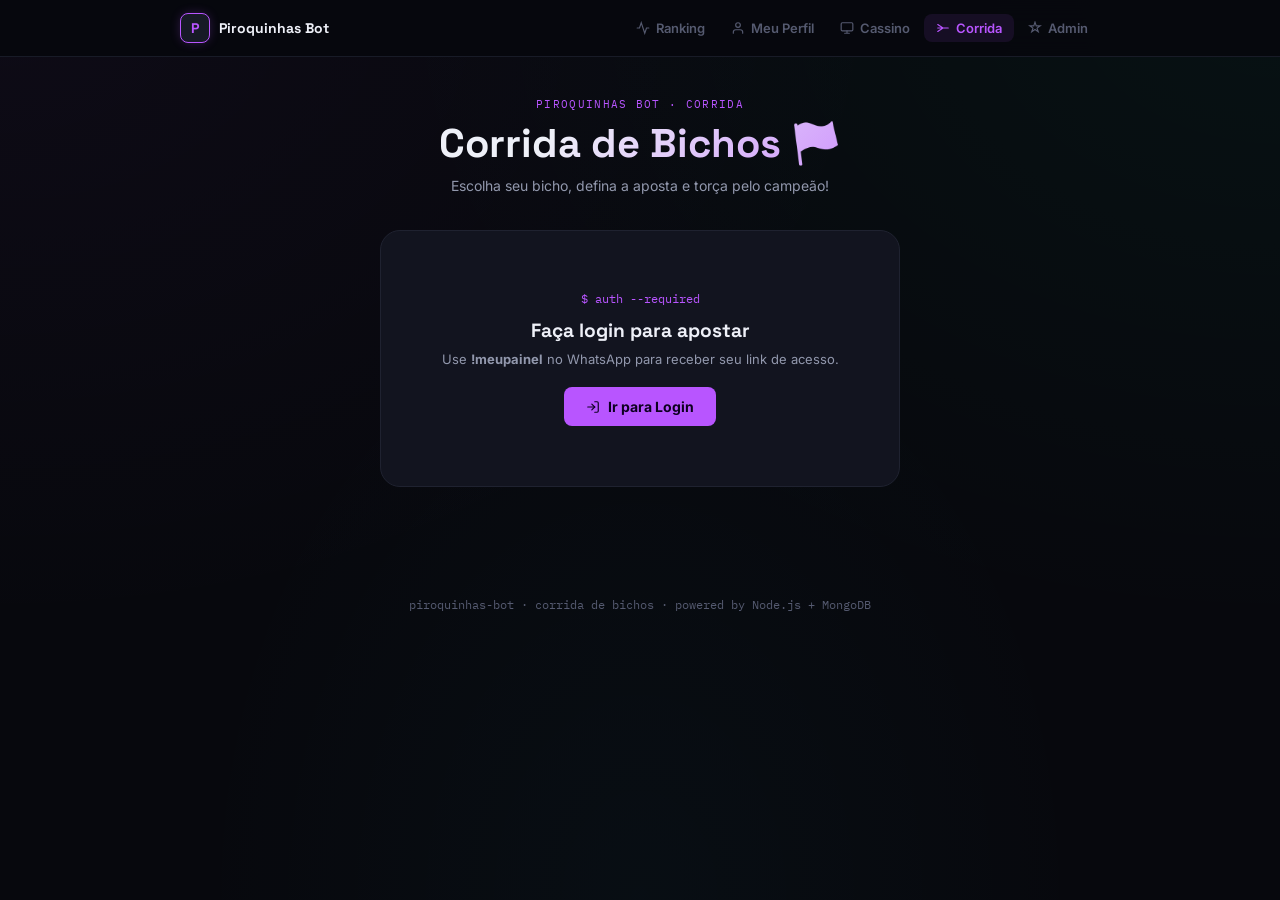
<file: Jogos/corrida.html>
<!DOCTYPE html>
<html lang="pt-BR">
<head>
  <meta charset="UTF-8" />
  <meta name="viewport" content="width=device-width, initial-scale=1.0" />
  <title>Corrida — Piroquinhas Bot</title>
  <link rel="preconnect" href="https://fonts.googleapis.com" />
  <link rel="preconnect" href="https://fonts.gstatic.com" crossorigin />
  <link href="https://fonts.googleapis.com/css2?family=Space+Grotesk:wght@500;600;700&family=Inter:wght@400;500;600&family=IBM+Plex+Mono:wght@500;600&display=swap" rel="stylesheet" />
  <link rel="stylesheet" href="../index.css" />
  <link rel="stylesheet" href="corrida.css" />
  <style>
    /* fallback: garante variáveis mesmo se index.css não carregar */
    :root {
      --bg-base:      #07080d;
      --bg-surface:   #0d0f17;
      --bg-card:      #12141f;
      --bg-elevated:  #171a26;
      --border:       #1f2230;
      --border-soft:  #181b27;
      --text-primary:   #eef0f8;
      --text-secondary: #9298ad;
      --text-dim:       #555a70;
      --mint:        #00ffb0;
      --mint-soft:   #00ffb018;
      --mint-glow:   #00ffb055;
      --purple:      #b855ff;
      --purple-soft: #b855ff18;
      --purple-glow: #b855ff55;
      --blue:        #2de2ff;
      --blue-soft:   #2de2ff18;
      --blue-glow:   #2de2ff55;
      --gold:        #ffd060;
      --silver:      #c0cfe0;
      --bronze:      #e8956d;
      --red:         #ff3b6e;
      --red-soft:    #ff3b6e18;
      --font-display: 'Space Grotesk', system-ui, sans-serif;
      --font-body:    'Inter', system-ui, sans-serif;
      --font-mono:    'IBM Plex Mono', ui-monospace, monospace;
      --radius-sm:  8px;
      --radius-md:  14px;
      --radius-lg:  20px;
    }
  </style>
</head>

<body>

<!-- ══════════ NAV ══════════ -->
<nav class="top-nav">
  <div class="nav-inner">
    <a href="../index.html" class="nav-brand">
      <div class="nav-brand-mark">P</div>
      <span class="nav-brand-name">Piroquinhas Bot</span>
    </a>
    <ul class="nav-links">
      <li>
        <a href="../index.html">
          <svg viewBox="0 0 24 24" fill="none" stroke="currentColor" stroke-width="2" stroke-linecap="round"><polyline points="22 12 18 12 15 21 9 3 6 12 2 12"/></svg>
          <span>Ranking</span>
        </a>
      </li>
      <li>
        <a href="../perfil.html">
          <svg viewBox="0 0 24 24" fill="none" stroke="currentColor" stroke-width="2" stroke-linecap="round"><path d="M20 21v-2a4 4 0 0 0-4-4H8a4 4 0 0 0-4 4v2"/><circle cx="12" cy="7" r="4"/></svg>
          <span>Meu Perfil</span>
        </a>
      </li>
      <li>
        <a href="../cassino.html">
          <svg viewBox="0 0 24 24" fill="none" stroke="currentColor" stroke-width="2" stroke-linecap="round"><rect x="2" y="3" width="20" height="14" rx="2"/><path d="M8 21h8M12 17v4"/></svg>
          <span>Cassino</span>
        </a>
      </li>
      <li>
        <a href="corrida.html" class="active">
          <svg viewBox="0 0 24 24" fill="none" stroke="currentColor" stroke-width="2" stroke-linecap="round"><path d="M3 12h18M3 6l9 6-9 6"/></svg>
          <span>Corrida</span>
        </a>
      </li>
      <li>
        <a href="../admin.html">
          <svg viewBox="0 0 24 24" fill="none" stroke="currentColor" stroke-width="2" stroke-linecap="round"><path d="M12 2l2.09 6.26H21l-5.47 3.97 2.09 6.26L12 14.52l-5.62 3.97 2.09-6.26L3 8.26h6.91z"/></svg>
          <span>Admin</span>
        </a>
      </li>
    </ul>
  </div>
</nav>

<!-- ══════════ HERO ══════════ -->
<section class="hero">
  <p class="hero-eyebrow">Piroquinhas Bot · Corrida</p>
  <h1 class="hero-title">Corrida de Bichos 🏁</h1>
  <p class="hero-sub">Escolha seu bicho, defina a aposta e torça pelo campeão!</p>
</section>

<!-- ══════════ MAIN ══════════ -->
<div class="corrida-wrap">

  <!-- LOGIN GATE -->
  <div class="login-gate" id="login-gate">
    <span class="glyph">$ auth --required</span>
    <h3>Faça login para apostar</h3>
    <p>Use <strong>!meupainel</strong> no WhatsApp para receber seu link de acesso.</p>
    <a href="perfil.html" class="btn-primary">
      <svg width="14" height="14" viewBox="0 0 24 24" fill="none" stroke="currentColor" stroke-width="2" stroke-linecap="round"><path d="M15 3h4a2 2 0 0 1 2 2v14a2 2 0 0 1-2 2h-4"/><polyline points="10 17 15 12 10 7"/><line x1="15" y1="12" x2="3" y2="12"/></svg>
      Ir para Login
    </a>
  </div>

  <!-- ÁREA DA CORRIDA -->
  <div id="corrida-area" style="display:none">

    <!-- Seletor de grupo + saldo -->
    <div class="group-selector-card">
      <label for="grupo-select">Apostar no grupo</label>
      <div class="group-select-wrap">
        <select id="grupo-select">
          <option value="">Carregando seus grupos…</option>
        </select>
      </div>
      <div class="saldo-chip" id="saldo-chip" style="display:none">
        <span>💰 Saldo disponível</span>
        <strong id="saldo-val">— gold</strong>
      </div>
    </div>

    <!-- Área principal da corrida -->
    <div class="corrida-card" id="corrida-card" style="display:none">
      <div class="corrida-card-header">
        <div class="corrida-title">🏁 Corrida de Bichos</div>
        <span class="status-pill" id="status-pill">aguardando</span>
      </div>

      <!-- Pista de corrida -->
      <div class="pista-wrap" id="pista-wrap">
        <div class="pista" id="pista">
          <!-- linhas geradas via JS -->
        </div>
        <div class="meta-flag">🏁</div>
      </div>

      <!-- Status -->
      <div class="corrida-status" id="corrida-status">Escolha um bicho e aposte para começar!</div>

      <!-- Resultado -->
      <div class="corrida-result" id="corrida-result">
        <div class="corrida-result-title" id="result-title"></div>
        <div class="corrida-result-grid">
          <div class="corrida-result-item">
            <span>Aposta</span>
            <strong id="result-aposta">—</strong>
          </div>
          <div class="corrida-result-item gold-val">
            <span>Odds</span>
            <strong id="result-odds">—</strong>
          </div>
          <div class="corrida-result-item mint-val" id="result-premio-wrap">
            <span>Prêmio</span>
            <strong id="result-premio">—</strong>
          </div>
          <div class="corrida-result-item gold-val">
            <span>Novo Saldo</span>
            <strong id="result-saldo">—</strong>
          </div>
        </div>
      </div>

      <!-- Escolha de bicho -->
      <div class="bicho-selector" id="bicho-selector">
        <p class="bicho-label">Escolha seu corredor:</p>
        <div class="bichos-grid" id="bichos-grid">
          <!-- cards gerados via JS -->
        </div>
      </div>

      <!-- Aposta -->
      <div class="aposta-row">
        <div class="aposta-input-wrap">
          <input
            type="number"
            id="aposta-input"
            placeholder="Valor da aposta…"
            min="1"
            max="100000"
          />
        <p class="aposta-hint" id="aposta-hint"></p>
        </div>
        <button class="btn-correr" id="btn-correr" disabled>
          🏁 Apostar
        </button>
      </div>

      <!-- Quick bets -->
      <div class="quick-bets">
        <button class="quick-bet" data-val="50">50</button>
        <button class="quick-bet" data-val="100">100</button>
        <button class="quick-bet" data-val="500">500</button>
        <button class="quick-bet" data-val="1000">1k</button>
        <button class="quick-bet" data-val="5000">5k</button>
        <button class="quick-bet" data-val="max">MAX</button>
        <button class="quick-bet repeat-bet" id="btn-repeat" data-val="repeat" style="display:none">🔁 Repetir</button>
      </div>

      <!-- Contador de sessão -->
      <div class="session-stats" id="session-stats" style="display:none">
        <div class="session-stat">
          <span>Corridas</span>
          <strong id="stat-corridas-val">0</strong>
        </div>
        <div class="session-stat pos">
          <span>Ganhos</span>
          <strong id="stat-ganhos-val">0 gold</strong>
        </div>
        <div class="session-stat neg">
          <span>Perdas</span>
          <strong id="stat-perdas-val">0 gold</strong>
        </div>
      </div>
    </div>

    <!-- Tabela de odds -->
    <div class="odds-card" id="odds-card" style="display:none">
      <div class="odds-title">Tabela de Odds</div>
      <div id="odds-rows"></div>
      <p class="odds-tip">⚡ Bichos mais lentos pagam mais, mas ganham com menos frequência!</p>
    </div>

    <!-- Histórico -->
    <div class="history-card" id="history-card" style="display:none">
      <div class="history-title">Histórico da Sessão</div>
      <div class="history-list" id="history-list">
        <div class="history-empty">Nenhuma corrida ainda.</div>
      </div>
    </div>

  </div><!-- /corrida-area -->

</div><!-- /corrida-wrap -->

<div id="toast"></div>

<footer>piroquinhas-bot · corrida de bichos · powered by Node.js + MongoDB</footer>

<script>
const API = 'https://whatsappbot2-130c.onrender.com/api';

const BICHOS = [
  { idx: 0, nome: '🐎 Cavalo',    emoji: '🐎', odds: 2.0, velocidade: 9, cor: '#2de2ff' },
  { idx: 1, nome: '🐅 Tigre',     emoji: '🐅', odds: 2.5, velocidade: 8, cor: '#e8956d' },
  { idx: 2, nome: '🦊 Raposa',    emoji: '🦊', odds: 3.0, velocidade: 7, cor: '#ffd060' },
  { idx: 3, nome: '🐕 Cachorro',  emoji: '🐕', odds: 3.5, velocidade: 6, cor: '#b855ff' },
  { idx: 4, nome: '🐗 Javali',    emoji: '🐗', odds: 4.0, velocidade: 5, cor: '#00ffb0' },
  { idx: 5, nome: '🐢 Tartaruga', emoji: '🐢', odds: 8.0, velocidade: 2, cor: '#7fff6e' },
];

const PISTA_LEN = 18;

/* ══════════════════════════════════════════════════════
   UTILS
══════════════════════════════════════════════════════ */
function $(id) { return document.getElementById(id); }

let toastTimer;
function showToast(msg, tipo = 'normal') {
  const t = $('toast');
  if (!t) return;
  t.textContent = msg;
  t.style.borderColor = tipo === 'win' ? 'var(--mint)' : tipo === 'lose' ? 'var(--red)' : 'var(--purple)';
  t.classList.add('show');
  clearTimeout(toastTimer);
  toastTimer = setTimeout(() => t.classList.remove('show'), 2800);
}

function fmtNum(n) {
  return n != null ? Number(n).toLocaleString('pt-BR') : '—';
}

function getJwt() {
  return localStorage.getItem('jwt') || sessionStorage.getItem('piro_jwt') || null;
}


/* ══════════════════════════════════════════════════════
   ESTADO
══════════════════════════════════════════════════════ */
let saldoAtual      = 0;
let grupoAtual      = null;
let correndo        = false;
let bichoEscolhido  = null;
let ultimaAposta    = null;
let sessaoCorridas  = 0;
let sessaoGanhos    = 0;
let sessaoPerdas    = 0;
let sessionHistory  = [];

/* ══════════════════════════════════════════════════════
   PISTA — RENDER
══════════════════════════════════════════════════════ */
function buildPista() {
  const pista = $('pista');
  if (!pista) return;
  pista.innerHTML = BICHOS.map((b, i) => `
    <div class="pista-linha" id="linha-${i}">
      <span class="bicho-nome-pista">${b.nome.split(' ')[1]}</span>
      <div class="trilha" id="trilha-${i}">
        <div class="trilha-fill" id="fill-${i}" style="background:${b.cor}"></div>
        <span class="bicho-icon" id="icon-${i}" style="left:0%">${b.emoji}</span>
      </div>
    </div>
  `).join('');
}

function setPosicao(idx, pct) {
  const icon = $(`icon-${idx}`);
  const fill = $(`fill-${idx}`);
  if (icon) icon.style.left  = Math.min(pct, 92) + '%';
  if (fill) fill.style.width = Math.min(pct, 92) + '%';
}

function resetPista() {
  BICHOS.forEach((_, i) => {
    setPosicao(i, 0);
    const linha = $(`linha-${i}`);
    if (linha) linha.classList.remove('linha-vencedor', 'linha-perdedor');
    const icon = $(`icon-${i}`);
    if (icon) { icon.style.filter = ''; icon.style.transform = ''; }
  });
}

function animarCorrida(vencedorIdx, escolhaIdx) {
  return new Promise(resolve => {
    const FRAMES  = 30;
    const DELAY   = 90;
    let   frame   = 0;

    const pos = BICHOS.map(() => 0);

    const tick = setInterval(() => {
      frame++;
      const progresso = frame / FRAMES;

      BICHOS.forEach((b, i) => {
        if (frame < FRAMES) {
          const base  = (b.velocidade / 10) * progresso * 85;
          const ruido = Math.random() * 8;
          pos[i] = Math.min(base + ruido, 88);
        } else {
          pos[i] = i === vencedorIdx ? 95 : Math.min(pos[i], 80);
        }
        setPosicao(i, pos[i]);
      });

      if (frame >= FRAMES) {
        clearInterval(tick);

        BICHOS.forEach((_, i) => {
          const linha = $(`linha-${i}`);
          const icon  = $(`icon-${i}`);
          if (i === vencedorIdx) {
            if (linha) linha.classList.add('linha-vencedor');
            if (icon)  icon.style.transform = 'scale(1.3)';
          } else {
            if (linha) linha.classList.add('linha-perdedor');
          }
        });

        resolve();
      }
    }, DELAY);
  });
}

/* ══════════════════════════════════════════════════════
   SELEÇÃO DE BICHO
══════════════════════════════════════════════════════ */
function buildBichosGrid() {
  const grid = $('bichos-grid');
  if (!grid) return;

  grid.innerHTML = BICHOS.map(b => {
    const raridade = b.odds >= 8 ? 'lendario' : b.odds >= 4 ? 'raro' : b.odds >= 3 ? 'incomum' : 'comum';
    const rarLabel = b.odds >= 8 ? 'lendário' : b.odds >= 4 ? 'azarão' : b.odds >= 3 ? 'incomum' : 'favorito';
    return `
      <button class="bicho-card" data-idx="${b.idx}">
        <span class="bicho-card-check">✓</span>
        <div class="bicho-emoji">${b.emoji}</div>
        <div class="bicho-info">
          <span class="bicho-card-nome">${b.nome.replace(/^\S+\s/, '')}</span>
          <span class="odds-badge odds-${raridade}">${b.odds}x</span>
        </div>
        <span class="rarity-label rarity-${raridade}">${rarLabel}</span>
      </button>
    `;
  }).join('');
}

function selecionarBicho(idx) {
  if (correndo) return;
  bichoEscolhido = idx;

  document.querySelectorAll('.bicho-card').forEach(c => {
    c.classList.toggle('selected', parseInt(c.dataset.idx) === idx);
  });

  const btnCorrer = $('btn-correr');
  if (btnCorrer && grupoAtual) btnCorrer.disabled = false;

  const pill = $('status-pill');
  if (pill) {
    pill.className   = 'status-pill';
    pill.textContent = `${BICHOS[idx].emoji} selecionado`;
  }

  $('corrida-status').textContent = `${BICHOS[idx].emoji} ${BICHOS[idx].nome} selecionado! Defina a aposta e aposte.`;
  $('corrida-status').className   = 'corrida-status';
}

/* ══════════════════════════════════════════════════════
   TABELA DE ODDS
══════════════════════════════════════════════════════ */
function buildOddsTable() {
  const wrap = $('odds-rows');
  if (!wrap) return;
  wrap.innerHTML = BICHOS.map(b => {
    const pct = Math.round((b.velocidade / 9) * 100);
    return `
      <div class="odds-row">
        <span class="odds-emoji">${b.emoji}</span>
        <span class="odds-nome">${b.nome.replace(/^\S+\s/, '')}</span>
        <div class="odds-bar-wrap">
          <div class="odds-bar" style="width:${pct}%;background:${b.cor}"></div>
        </div>
        <span class="odds-mult">${b.odds}x</span>
      </div>
    `;
  }).join('');
}

/* ══════════════════════════════════════════════════════
   RESULTADO
══════════════════════════════════════════════════════ */
function mostrarResultado(data) {
  const { vencedorIdx, escolhaIdx, ganhou, premio, lucroLiq, aposta, saldoFinal } = data;
  const vencedor = BICHOS[vencedorIdx];
  const escolha  = BICHOS[escolhaIdx];
  const sinal    = lucroLiq >= 0 ? '+' : '';

  const pill = $('status-pill');
  if (pill) {
    pill.className   = 'status-pill ' + (ganhou ? 'pill-win' : 'pill-lose');
    pill.textContent = ganhou ? 'vitória! 🎉' : 'derrota 😢';
  }

  const titleEl = $('result-title');
  titleEl.className = 'corrida-result-title ' + (ganhou ? 'win' : 'lose');
  titleEl.textContent = ganhou
    ? `🎉 Vitória! ${vencedor.emoji} ${vencedor.nome.replace(/^\S+\s/, '')} venceu! (${escolha.odds}x)`
    : `❌ Derrota! ${vencedor.emoji} ${vencedor.nome.replace(/^\S+\s/, '')} venceu.`;

  $('result-aposta').textContent = fmtNum(aposta) + ' gold';
  $('result-odds').textContent   = escolha.odds + 'x';
  $('result-premio').textContent = premio > 0 ? '+' + fmtNum(premio) + ' gold' : '—';
  $('result-saldo').textContent  = fmtNum(saldoFinal) + ' gold';

  const premioWrap = $('result-premio-wrap');
  premioWrap.className = 'corrida-result-item ' + (premio > 0 ? 'mint-val' : 'red-val');

  const resultEl = $('corrida-result');
  resultEl.classList.remove('result-win', 'result-lose');
  resultEl.classList.add('show', ganhou ? 'result-win' : 'result-lose');

  const statusEl = $('corrida-status');
  statusEl.textContent = ganhou
    ? `${sinal}${fmtNum(lucroLiq)} gold 🎉`
    : `-${fmtNum(aposta)} gold 😢`;
  statusEl.className = 'corrida-status ' + (ganhou ? 'win' : 'lose');

  saldoAtual = saldoFinal;
  $('saldo-val').textContent = fmtNum(saldoFinal) + ' gold';

  const sel = $('grupo-select');
  if (sel.selectedIndex >= 0) {
    sel.options[sel.selectedIndex].dataset.gold = saldoFinal;
    sel.options[sel.selectedIndex].text =
      sel.options[sel.selectedIndex].text.replace(/— [\d.,]+ 💰/, `— ${fmtNum(saldoFinal)} 💰`);
  }

  addHistory(data);
  atualizarSessao(lucroLiq, aposta);

  tocarSom(ganhou ? 'vitoria' : 'derrota');
}

/* ══════════════════════════════════════════════════════
   HISTÓRICO
══════════════════════════════════════════════════════ */
function addHistory(data) {
  const { vencedorIdx, escolhaIdx, lucroLiq, aposta } = data;
  sessionHistory.unshift({
    vencedor: BICHOS[vencedorIdx].emoji,
    escolha:  BICHOS[escolhaIdx].emoji,
    lucroLiq,
    aposta,
  });
  if (sessionHistory.length > 20) sessionHistory.pop();

  const list = $('history-list');
  if (!list) return;

  list.innerHTML = sessionHistory.map(h => `
    <div class="history-item">
      <span class="history-symbols">Aposta: ${h.escolha} · Venceu: ${h.vencedor}</span>
      <span class="history-val ${h.lucroLiq >= 0 ? 'pos' : 'neg'}">
        ${h.lucroLiq >= 0 ? '+' : ''}${fmtNum(h.lucroLiq)} gold
      </span>
    </div>
  `).join('');
}

/* ══════════════════════════════════════════════════════
   SESSÃO
══════════════════════════════════════════════════════ */
function atualizarSessao(lucroLiq, aposta) {
  sessaoCorridas++;
  if (lucroLiq > 0) sessaoGanhos += lucroLiq;
  else              sessaoPerdas += aposta;

  $('session-stats').style.display = 'grid';
  $('stat-corridas-val').textContent = sessaoCorridas;
  $('stat-ganhos-val').textContent   = fmtNum(sessaoGanhos) + ' gold';
  $('stat-perdas-val').textContent   = fmtNum(sessaoPerdas) + ' gold';

  ultimaAposta = aposta;
  const btnRepeat = $('btn-repeat');
  if (btnRepeat) {
    btnRepeat.style.display = 'inline-flex';
    btnRepeat.textContent   = `🔁 ${fmtNum(aposta)}`;
  }
}

/* ══════════════════════════════════════════════════════
   SOM
══════════════════════════════════════════════════════ */
let _audioCtx = null;
function getAudioCtx() {
  if (!_audioCtx) _audioCtx = new (window.AudioContext || window.webkitAudioContext)();
  return _audioCtx;
}

function tocarSom(tipo) {
  try {
    const ctx = getAudioCtx();
    if (tipo === 'vitoria') {
      const notas = [523, 659, 784, 1047, 1319];
      notas.forEach((freq, i) => {
        const osc  = ctx.createOscillator();
        const gain = ctx.createGain();
        osc.connect(gain); gain.connect(ctx.destination);
        osc.frequency.value = freq;
        osc.type = 'triangle';
        const t = ctx.currentTime + i * 0.1;
        gain.gain.setValueAtTime(0.18, t);
        gain.gain.exponentialRampToValueAtTime(0.001, t + 0.22);
        osc.start(t); osc.stop(t + 0.22);
      });
    } else {
      const osc  = ctx.createOscillator();
      const gain = ctx.createGain();
      osc.connect(gain); gain.connect(ctx.destination);
      osc.frequency.value = 140;
      osc.type = 'sawtooth';
      gain.gain.setValueAtTime(0.1, ctx.currentTime);
      gain.gain.exponentialRampToValueAtTime(0.001, ctx.currentTime + 0.3);
      osc.start(); osc.stop(ctx.currentTime + 0.3);
    }
  } catch {}
}

/* ══════════════════════════════════════════════════════
   APOSTAR
══════════════════════════════════════════════════════ */
async function apostar() {
  if (correndo || !grupoAtual) return;

  const jwt    = getJwt();
  if (!jwt) {
    showToast('Sessão expirada. Faça login novamente.', 'lose');
    setTimeout(() => { window.location.href = 'perfil.html'; }, 1500);
    return;
  }

  // Sanitiza aposta: força inteiro positivo, ignora qualquer manipulação
  const apostaRaw = parseInt($('aposta-input').value, 10);
  const aposta    = Number.isFinite(apostaRaw) ? Math.abs(Math.floor(apostaRaw)) : 0;

  // Sanitiza bicho: só aceita índices válidos do array BICHOS
  const escolha = Number.isInteger(bichoEscolhido) && bichoEscolhido >= 0 && bichoEscolhido < BICHOS.length
    ? bichoEscolhido
    : null;

  const hint = $('aposta-hint');
  const inp  = $('aposta-input');

  if (escolha === null) { showToast('Escolha um bicho antes de apostar!'); return; }
  if (aposta < 10)      { hint.textContent = 'Mínimo: 10 gold'; inp.classList.add('err'); return; }
  if (aposta > saldoAtual) { hint.textContent = 'Saldo insuficiente'; inp.classList.add('err'); return; }
  if (aposta > 100_000) { hint.textContent = 'Máximo: 100.000 gold'; inp.classList.add('err'); return; }
  hint.textContent = ''; inp.classList.remove('err');

  correndo = true;
  const btnCorrer = $('btn-correr');
  btnCorrer.disabled    = true;
  btnCorrer.textContent = '⏳ Correndo…';

  const pill = $('status-pill');
  if (pill) { pill.className = 'status-pill pill-running'; pill.textContent = 'largaram! 🚀'; }

  $('corrida-result').classList.remove('show', 'result-win', 'result-lose');
  $('corrida-status').textContent = 'Largaram! 🚀';
  $('corrida-status').className   = 'corrida-status';

  resetPista();

  let apiData = null;
  const [res] = await Promise.all([
    fetch(`${API}/corrida/apostar`, {
      method:  'POST',
      headers: { 'Content-Type': 'application/json', Authorization: `Bearer ${jwt}` },
      body: JSON.stringify({ idGrupo: grupoAtual, escolha: bichoEscolhido, aposta }),
    }).then(r => r.json().then(d => ({ ok: r.ok, status: r.status, data: d }))),
    new Promise(r => setTimeout(r, 500)),
  ]);

  if (!res.ok) {
    correndo = false;
    btnCorrer.disabled  = false;
    btnCorrer.textContent = '🏁 Apostar';
    if (res.status === 401) {
      sessionStorage.removeItem('piro_jwt');
      showToast('Sessão expirada. Faça login novamente.', 'lose');
      setTimeout(() => { window.location.href = 'perfil.html'; }, 2000);
    } else {
      showToast(res.data?.error || 'Erro ao apostar!', 'lose');
    }
    return;
  }

  apiData = res.data;

  await animarCorrida(apiData.vencedorIdx, bichoEscolhido);

  mostrarResultado({ ...apiData, escolhaIdx: bichoEscolhido });

  correndo = false;
  btnCorrer.disabled  = false;
  btnCorrer.textContent = '🏁 Apostar';

  showToast(
    apiData.ganhou
      ? `+${fmtNum(apiData.lucroLiq)} gold! 🎉`
      : `-${fmtNum(apiData.aposta)} gold 😢`,
    apiData.ganhou ? 'win' : 'lose'
  );
}

/* ══════════════════════════════════════════════════════
   AUTH
══════════════════════════════════════════════════════ */
function checkAuth() {
  const jwt = getJwt();
  if (!jwt) {
    $('login-gate').style.display   = 'block';
    $('corrida-area').style.display = 'none';
    return false;
  }
  $('login-gate').style.display   = 'none';
  $('corrida-area').style.display = 'block';
  return true;
}

/* ══════════════════════════════════════════════════════
   GRUPOS
══════════════════════════════════════════════════════ */
async function carregarGrupos() {
  const jwt = getJwt();
  const sel = $('grupo-select');
  if (!sel) return;
  try {
    const res  = await fetch(`${API}/user/grupos`, { headers: { Authorization: `Bearer ${jwt}` } });
    const data = await res.json();
    if (!res.ok || !data.grupos?.length) {
      sel.innerHTML = '<option value="">Nenhum grupo encontrado</option>';
      return;
    }
    sel.innerHTML =
      '<option value="">Selecione um grupo…</option>' +
      data.grupos
        .sort((a, b) => (b.gold ?? 0) - (a.gold ?? 0))
        .map(g => `<option value="${g.jid}" data-gold="${g.gold ?? 0}">${g.nome} — ${fmtNum(g.gold ?? 0)} 💰</option>`)
        .join('');
  } catch {
    sel.innerHTML = '<option value="">Erro ao carregar grupos</option>';
  }
}

function onGrupoChange() {
  const sel    = $('grupo-select');
  const opt    = sel.options[sel.selectedIndex];
  grupoAtual   = sel.value || null;
  saldoAtual   = grupoAtual ? parseInt(opt.dataset.gold || '0', 10) : 0;

  const show = !!grupoAtual;

  $('saldo-chip').style.display     = show ? 'flex' : 'none';
  $('corrida-card').style.display   = show ? 'block' : 'none';
  $('odds-card').style.display      = show ? 'block' : 'none';
  $('history-card').style.display   = show ? 'block' : 'none';

  if (show) {
    sessaoCorridas = 0; sessaoGanhos = 0; sessaoPerdas = 0; ultimaAposta = null;
    bichoEscolhido = null;
    $('session-stats').style.display = 'none';
    const btnRepeat = $('btn-repeat');
    if (btnRepeat) btnRepeat.style.display = 'none';

    $('saldo-val').textContent = fmtNum(saldoAtual) + ' gold';
    $('btn-correr').disabled   = true;
    $('corrida-status').textContent = 'Escolha um bicho e aposte para começar!';
    $('corrida-status').className   = 'corrida-status';
    $('corrida-result').classList.remove('show', 'result-win', 'result-lose');

    const pill = $('status-pill');
    if (pill) { pill.className = 'status-pill'; pill.textContent = 'aguardando'; }

    document.querySelectorAll('.bicho-card').forEach(c => c.classList.remove('selected'));
    resetPista();
  }
}

/* ══════════════════════════════════════════════════════
   EVENTOS
══════════════════════════════════════════════════════ */
$('grupo-select')?.addEventListener('change', onGrupoChange);
$('btn-correr')?.addEventListener('click', apostar);
$('aposta-input')?.addEventListener('keydown', e => { if (e.key === 'Enter') apostar(); });
$('aposta-input')?.addEventListener('input', () => {
  $('aposta-hint').textContent = '';
  $('aposta-input').classList.remove('err');
  const v = parseInt($('aposta-input').value, 10);
  document.querySelectorAll('.quick-bet').forEach(b => {
    const bv = parseInt(b.dataset.val, 10);
    b.classList.toggle('active', bv === v);
  });
});

document.addEventListener('click', e => {
  const card = e.target.closest('.bicho-card');
  if (card) {
    const idx = parseInt(card.dataset.idx, 10);
    if (Number.isInteger(idx) && idx >= 0 && idx < BICHOS.length) {
      selecionarBicho(idx);
    }
  }
});

document.querySelectorAll('.quick-bet').forEach(btn => {
  btn.addEventListener('click', () => {
    const val   = btn.dataset.val;
    const input = $('aposta-input');
    if (!input) return;
    if (val === 'max') {
      input.value = Math.max(0, Math.floor(saldoAtual));
    } else if (val === 'repeat' && ultimaAposta) {
      input.value = Math.min(Math.abs(Math.floor(ultimaAposta)), saldoAtual);
    } else {
      const v = parseInt(val, 10);
      if (Number.isFinite(v) && v > 0) input.value = Math.min(v, saldoAtual);
    }
    $('aposta-hint').textContent = '';
    $('aposta-input').classList.remove('err');
    document.querySelectorAll('.quick-bet').forEach(b => b.classList.toggle('active', b === btn));
  });
});

/* ══════════════════════════════════════════════════════
   INIT
══════════════════════════════════════════════════════ */
(async function init() {
  buildPista();
  buildBichosGrid();
  buildOddsTable();

  const params     = new URLSearchParams(window.location.search);
  const tokenParam = params.get('token');
  if (tokenParam) {
    try {
      const res  = await fetch(`${API}/auth/token`, {
        method:  'POST',
        headers: { 'Content-Type': 'application/json' },
        body:    JSON.stringify({ token: tokenParam }),
      });
      const data = await res.json();
      if (res.ok && data.jwt) {
        sessionStorage.setItem('piro_jwt', data.jwt);
        history.replaceState(null, '', 'corrida.html');
      }
    } catch {}
  }

  if (!checkAuth()) return;
  await carregarGrupos();
})();
</script>

</body>
</html>
</file>
<file: index.css>
@import url('https://fonts.googleapis.com/css2?family=Space+Grotesk:wght@500;600;700&family=Inter:wght@400;500;600&family=IBM+Plex+Mono:wght@500;600&display=swap');

:root {
  --bg-base:      #07080d;
  --bg-surface:   #0d0f17;
  --bg-card:      #12141f;
  --bg-elevated:  #171a26;
  --border:       #1f2230;
  --border-soft:  #181b27;

  --text-primary:   #eef0f8;
  --text-secondary: #9298ad;
  --text-dim:       #555a70;

  --mint:        #00ffb0;
  --mint-soft:   #00ffb018;
  --mint-glow:   #00ffb055;

  --purple:      #b855ff;
  --purple-soft: #b855ff18;
  --purple-glow: #b855ff55;

  --blue:        #2de2ff;
  --blue-soft:   #2de2ff18;
  --blue-glow:   #2de2ff55;

  --gold:        #ffd060;
  --silver:      #c0cfe0;
  --bronze:      #e8956d;

  --red:         #ff3b6e;
  --red-soft:    #ff3b6e18;

  --font-display: 'Space Grotesk', system-ui, sans-serif;
  --font-body:    'Inter', system-ui, sans-serif;
  --font-mono:    'IBM Plex Mono', ui-monospace, monospace;

  --radius-sm:  8px;
  --radius-md:  14px;
  --radius-lg:  20px;
}

*, *::before, *::after { box-sizing: border-box; margin: 0; padding: 0; }
html { scroll-behavior: smooth; }

body {
  background: var(--bg-base);
  background-image:
    radial-gradient(ellipse at 0% 0%,   #b855ff0a 0%, transparent 50%),
    radial-gradient(ellipse at 100% 0%,  #00ffb00a 0%, transparent 50%),
    radial-gradient(ellipse at 50% 100%, #2de2ff07 0%, transparent 50%);
  background-attachment: fixed;
  color: var(--text-primary);
  font-family: var(--font-body);
  -webkit-font-smoothing: antialiased;
  min-height: 100vh;
}

* { -webkit-tap-highlight-color: transparent; }
::selection { background: var(--purple-soft); color: var(--text-primary); }
::-webkit-scrollbar { width: 6px; height: 6px; }
::-webkit-scrollbar-track { background: transparent; }
::-webkit-scrollbar-thumb { background: var(--border); border-radius: 6px; }

/* visible keyboard focus em qualquer elemento interativo */
a:focus-visible, button:focus-visible, input:focus-visible, select:focus-visible,
.rank-row:focus-visible, .podium-slot:focus-visible {
  outline: 2px solid var(--blue);
  outline-offset: 2px;
}

/* ── NAV ── */
nav.top-nav {
  position: sticky;
  top: 0;
  z-index: 40;
  background: #07080dee;
  backdrop-filter: blur(12px);
  border-bottom: 1px solid var(--border-soft);
}
.nav-inner {
  max-width: 960px;
  margin: 0 auto;
  padding: 0 20px;
  display: flex;
  align-items: center;
  justify-content: space-between;
  height: 56px;
  gap: 12px;
}
.nav-brand {
  display: flex;
  align-items: center;
  gap: 9px;
  text-decoration: none;
  flex-shrink: 0;
}
.nav-brand-mark {
  width: 30px; height: 30px;
  border-radius: 8px;
  background: var(--bg-elevated);
  border: 1px solid var(--purple);
  box-shadow: 0 0 12px -2px var(--purple-glow);
  display: flex; align-items: center; justify-content: center;
  font-family: var(--font-display);
  font-weight: 700; font-size: 14px;
  color: var(--purple);
}
.nav-brand-name {
  font-family: var(--font-display);
  font-size: 14px; font-weight: 700;
  color: var(--text-primary);
}
.nav-links { display: flex; gap: 2px; list-style: none; }
.nav-links a {
  display: flex; align-items: center; gap: 6px;
  padding: 6px 12px;
  border-radius: var(--radius-sm);
  font-size: 13px; font-weight: 600;
  color: var(--text-dim);
  text-decoration: none;
  transition: color .15s, background .15s;
  white-space: nowrap;
}
.nav-links a:hover  { color: var(--text-secondary); background: var(--bg-elevated); }
.nav-links a.active { color: var(--purple); background: var(--purple-soft); }
.nav-links svg { width: 14px; height: 14px; flex-shrink: 0; }

@media (max-width: 560px) {
  .nav-brand-name { display: none; }
  .nav-links a span { display: none; }
  .nav-links a { padding: 8px; }
}

/* ── LIVE PROGRESS BAR (enche durante o ciclo de 30s do modo "ao vivo") ── */
.live-progress-track {
  position: sticky;
  top: 56px;
  z-index: 39;
  height: 2px;
  background: transparent;
}
.live-progress {
  height: 100%;
  width: 0%;
  background: linear-gradient(90deg, var(--mint), var(--blue));
  box-shadow: 0 0 8px var(--mint-glow);
}

/* ── HERO ── */
.hero {
  max-width: 960px;
  margin: 0 auto;
  padding: 40px 20px 24px;
  text-align: center;
}
.hero-eyebrow {
  font-family: var(--font-mono);
  font-size: 11px;
  letter-spacing: .12em;
  color: var(--purple);
  text-transform: uppercase;
  margin-bottom: 10px;
}
.hero-title {
  font-family: var(--font-display);
  font-size: clamp(26px, 5vw, 40px);
  font-weight: 700;
  line-height: 1.15;
  background: linear-gradient(135deg, var(--text-primary) 40%, var(--purple) 100%);
  -webkit-background-clip: text;
  -webkit-text-fill-color: transparent;
  background-clip: text;
  margin-bottom: 10px;
}
.hero-sub {
  font-size: 14px;
  color: var(--text-secondary);
}

/* traço de pulso — assinatura visual da página */
.pulse-line {
  max-width: 480px;
  margin: 14px auto 0;
  opacity: .9;
}
.pulse-line svg { width: 100%; height: 34px; display: block; }
.pulse-line path {
  fill: none;
  stroke: var(--mint);
  stroke-width: 2;
  stroke-linecap: round;
  stroke-linejoin: round;
  filter: drop-shadow(0 0 6px var(--mint-glow));
  stroke-dasharray: 660;
  stroke-dashoffset: 660;
  animation: pulse-sweep 2.6s ease-in-out infinite;
}
@keyframes pulse-sweep {
  0%   { stroke-dashoffset: 660; }
  65%  { stroke-dashoffset: 0; }
  100% { stroke-dashoffset: 0; }
}

.hero-stats {
  display: flex;
  gap: 10px;
  justify-content: center;
  flex-wrap: wrap;
  margin: 22px 0 14px;
}
.stat-pill {
  display: flex; align-items: center; gap: 8px;
  padding: 8px 16px;
  background: var(--bg-card);
  border: 1px solid var(--border);
  border-radius: 30px;
  font-size: 13px;
}
.stat-pill strong {
  font-family: var(--font-mono);
  font-size: 15px;
  color: var(--purple);
}
.stat-pill span { color: var(--text-secondary); }

/* botão "ao vivo" — liga/desliga a atualização automática */
.live-badge {
  display: inline-flex; align-items: center; gap: 8px;
  padding: 8px 16px;
  border-radius: 30px;
  border: 1px solid var(--border);
  background: var(--bg-card);
  font-family: var(--font-mono);
  font-size: 12px; font-weight: 600;
  color: var(--text-dim);
  cursor: pointer;
  transition: border-color .15s, color .15s, background .15s;
}
.live-badge:hover { border-color: var(--mint); color: var(--text-secondary); }
.live-dot {
  width: 7px; height: 7px;
  border-radius: 50%;
  background: var(--text-dim);
  flex-shrink: 0;
  transition: background .2s;
}
.live-badge.active {
  border-color: var(--mint);
  color: var(--mint);
  background: var(--mint-soft);
}
.live-badge.active .live-dot {
  background: var(--mint);
  box-shadow: 0 0 8px var(--mint-glow);
  animation: live-pulse 1.4s ease-in-out infinite;
}
@keyframes live-pulse {
  0%, 100% { transform: scale(1);   opacity: 1; }
  50%      { transform: scale(1.7); opacity: .55; }
}

/* ── TABS ── */
.tabs-wrap {
  max-width: 960px;
  margin: 0 auto;
  padding: 0 20px 20px;
}
.tabs-row {
  display: flex; gap: 6px;
  background: var(--bg-surface);
  border: 1px solid var(--border);
  border-radius: var(--radius-md);
  padding: 5px;
}
.tab-btn {
  flex: 1;
  display: flex; align-items: center; justify-content: center; gap: 7px;
  padding: 10px 14px;
  border-radius: var(--radius-sm);
  border: none;
  background: transparent;
  color: var(--text-secondary);
  font-family: var(--font-body);
  font-size: 13.5px; font-weight: 600;
  cursor: pointer;
  transition: all .18s ease;
  white-space: nowrap;
}
.tab-btn svg { width: 15px; height: 15px; }
.tab-btn.active {
  background: var(--purple);
  color: #0d0020;
  box-shadow: 0 0 18px -4px var(--purple-glow);
}
.tab-btn:not(.active):hover { color: var(--text-primary); background: var(--bg-elevated); }

.tab-count {
  font-family: var(--font-mono);
  font-size: 10px; font-weight: 700;
  background: rgba(255,255,255,0.12);
  padding: 1px 6px;
  border-radius: 10px;
}
.tab-btn.active .tab-count { background: rgba(0,0,0,0.18); }
.tab-count:empty { display: none; }

/* ── MAIN ── */
main {
  max-width: 960px;
  margin: 0 auto;
  padding: 0 20px 80px;
}
.tab-panel { display: none; }
.tab-panel.active { display: block; animation: fade-up .3s ease; }
@keyframes fade-up {
  from { opacity: 0; transform: translateY(10px); }
  to   { opacity: 1; transform: translateY(0); }
}

/* ── GROUP FILTER ── */
.group-filter {
  display: flex; gap: 10px;
  margin-bottom: 12px;
  align-items: center;
}
.group-filter label {
  font-size: 12.5px; font-weight: 600;
  color: var(--text-secondary);
  white-space: nowrap;
}
.group-select-wrap { position: relative; flex: 1; }
.group-select-wrap::after {
  content: "▾";
  position: absolute;
  right: 13px; top: 50%;
  transform: translateY(-50%);
  color: var(--text-dim);
  pointer-events: none;
  font-size: 11px;
}
.group-select-wrap select {
  width: 100%;
  background: var(--bg-card);
  border: 1px solid var(--border);
  border-radius: var(--radius-sm);
  padding: 11px 34px 11px 13px;
  color: var(--text-primary);
  font-family: var(--font-body);
  font-size: 13.5px;
  appearance: none; -webkit-appearance: none;
  outline: none; cursor: pointer;
  transition: border-color .15s;
}
.group-select-wrap select:focus { border-color: var(--purple); }

/* chip com info do grupo selecionado */
.group-meta {
  display: none;
  align-items: center;
  gap: 16px;
  flex-wrap: wrap;
  font-family: var(--font-mono);
  font-size: 11.5px;
  color: var(--text-secondary);
  background: var(--bg-card);
  border: 1px solid var(--border);
  border-radius: var(--radius-sm);
  padding: 10px 14px;
  margin-bottom: 16px;
}
.group-meta.show { display: flex; animation: fade-up .25s ease; }
.group-meta strong { color: var(--blue); }

/* ── CONTROLES: busca + ordenação ── */
.controls-bar {
  display: flex;
  gap: 10px;
  align-items: center;
  flex-wrap: wrap;
  margin-bottom: 18px;
}
.search-wrap { position: relative; flex: 1; min-width: 170px; }
.search-wrap svg {
  position: absolute; left: 12px; top: 50%;
  transform: translateY(-50%);
  width: 14px; height: 14px;
  color: var(--text-dim);
  pointer-events: none;
}
.search-wrap input {
  width: 100%;
  background: var(--bg-card);
  border: 1px solid var(--border);
  border-radius: var(--radius-sm);
  padding: 10px 34px 10px 34px;
  color: var(--text-primary);
  font-family: var(--font-body);
  font-size: 13px;
  outline: none;
  transition: border-color .15s;
}
.search-wrap input:focus { border-color: var(--purple); }
.search-wrap input::placeholder { color: var(--text-dim); }
.search-wrap kbd {
  position: absolute; right: 10px; top: 50%;
  transform: translateY(-50%);
  font-family: var(--font-mono);
  font-size: 10px;
  color: var(--text-dim);
  border: 1px solid var(--border);
  border-radius: 4px;
  padding: 1px 5px;
  pointer-events: none;
}

.sort-group {
  display: flex; gap: 4px;
  background: var(--bg-surface);
  border: 1px solid var(--border);
  border-radius: var(--radius-sm);
  padding: 3px;
  flex-shrink: 0;
}
.sort-chip {
  padding: 7px 12px;
  border: none;
  background: transparent;
  color: var(--text-dim);
  font-family: var(--font-body);
  font-size: 12px; font-weight: 600;
  border-radius: 6px;
  cursor: pointer;
  transition: all .15s;
  white-space: nowrap;
}
.sort-chip.active { background: var(--bg-elevated); color: var(--blue); }
.sort-chip:not(.active):hover { color: var(--text-secondary); }

/* ── PODIUM ── */
.podium {
  display: flex;
  align-items: flex-end;
  justify-content: center;
  gap: 12px;
  margin-bottom: 28px;
  padding: 0 8px;
}
.podium-slot {
  flex: 1; max-width: 180px;
  display: flex; flex-direction: column;
  align-items: center; gap: 8px;
  cursor: pointer;
  animation: card-in .35s ease backwards;
}
.podium-slot:hover .podium-avatar-inner { transform: scale(1.05); }
.podium-slot.first  { order: 2; animation-delay: .05s; }
.podium-slot.second { order: 1; }
.podium-slot.third  { order: 3; animation-delay: .1s; }

.podium-avatar { position: relative; width: 56px; height: 56px; }
.podium-slot.first .podium-avatar { width: 68px; height: 68px; }

/* anel girando atrás do avatar do 1º lugar */
.podium-slot.first .podium-avatar::before {
  content: '';
  position: absolute;
  inset: -5px;
  border-radius: 50%;
  background: conic-gradient(from 0deg, var(--gold), transparent 38%, transparent 62%, var(--gold));
  animation: ring-spin 3.2s linear infinite;
  z-index: -1;
}
@keyframes ring-spin { to { transform: rotate(360deg); } }

.podium-avatar-inner {
  width: 100%; height: 100%;
  border-radius: 50%;
  background: var(--bg-elevated);
  border: 2px solid var(--border);
  display: flex; align-items: center; justify-content: center;
  font-family: var(--font-display);
  font-size: 20px; font-weight: 700;
  color: var(--text-secondary);
  transition: transform .2s ease;
}
.podium-slot.first  .podium-avatar-inner { border-color: var(--gold);   box-shadow: 0 0 20px -4px #ffd06055; font-size: 24px; }
.podium-slot.second .podium-avatar-inner { border-color: var(--silver); box-shadow: 0 0 16px -4px #c0cfe055; }
.podium-slot.third  .podium-avatar-inner { border-color: var(--bronze); box-shadow: 0 0 16px -4px #e8956d55; }

.podium-medal {
  position: absolute; bottom: -4px; right: -4px;
  width: 22px; height: 22px;
  border-radius: 50%;
  background: var(--bg-base);
  display: flex; align-items: center; justify-content: center;
  font-size: 13px;
  border: 1px solid var(--border);
}
.podium-name {
  font-family: var(--font-display);
  font-size: 13px; font-weight: 700;
  color: var(--text-primary);
  text-align: center;
  white-space: nowrap; overflow: hidden; text-overflow: ellipsis;
  max-width: 100%;
}
.podium-xp {
  font-family: var(--font-mono);
  font-size: 11px;
  color: var(--text-dim);
}
.podium-bar {
  width: 100%;
  border-radius: 8px 8px 0 0;
  display: flex; align-items: center; justify-content: center;
  padding: 8px 4px;
  font-family: var(--font-display);
  font-size: 18px; font-weight: 700;
}
.podium-slot.first  .podium-bar { height: 72px; background: linear-gradient(180deg,#ffd06033 0%,#ffd06008 100%); border:1px solid #ffd06040; color:var(--gold); }
.podium-slot.second .podium-bar { height: 52px; background: linear-gradient(180deg,#c0cfe022 0%,#c0cfe008 100%); border:1px solid #c0cfe030; color:var(--silver); }
.podium-slot.third  .podium-bar { height: 38px; background: linear-gradient(180deg,#e8956d22 0%,#e8956d08 100%); border:1px solid #e8956d30; color:var(--bronze); }

/* ── RANKING META ── */
.ranking-meta {
  display: flex; align-items: center; justify-content: space-between;
  margin-bottom: 12px;
  gap: 10px;
  flex-wrap: wrap;
}
.ranking-meta-label {
  font-family: var(--font-mono);
  font-size: 11.5px;
  color: var(--text-dim);
}
.ranking-meta-label strong { color: var(--text-secondary); }

.refresh-btn {
  display: flex; align-items: center; gap: 6px;
  padding: 7px 12px;
  border-radius: var(--radius-sm);
  border: 1px solid var(--border);
  background: var(--bg-card);
  color: var(--text-secondary);
  font-size: 12px; font-weight: 600;
  font-family: var(--font-body);
  cursor: pointer;
  transition: all .15s;
}
.refresh-btn:hover { border-color: var(--purple); color: var(--purple); }
.refresh-btn svg { width: 13px; height: 13px; }
.refresh-btn.spinning svg { animation: spin .7s linear infinite; }
@keyframes spin { to { transform: rotate(360deg); } }

.retry-btn { margin-top: 16px; }

/* ── RANK LIST ── */
.ranking-list { display: flex; flex-direction: column; gap: 6px; }

.rank-row {
  display: flex; align-items: center; gap: 14px;
  padding: 13px 16px;
  background: var(--bg-card);
  border: 1px solid var(--border);
  border-radius: var(--radius-md);
  cursor: pointer;
  transition: border-color .15s, transform .12s, background .15s;
  animation: card-in .25s ease backwards;
  user-select: none;
}
.rank-row:hover {
  border-color: var(--purple);
  transform: translateX(4px);
  background: var(--bg-elevated);
}
.rank-row.top1 { border-color:#ffd06030; background:linear-gradient(90deg,#ffd06008 0%,var(--bg-card) 60%); }
.rank-row.top2 { border-color:#c0cfe025; background:linear-gradient(90deg,#c0cfe008 0%,var(--bg-card) 60%); }
.rank-row.top3 { border-color:#e8956d25; background:linear-gradient(90deg,#e8956d08 0%,var(--bg-card) 60%); }
.rank-row.top1:hover,.rank-row.top2:hover,.rank-row.top3:hover { border-color: var(--purple); }

@keyframes card-in {
  from { opacity:0; transform:translateY(8px); }
  to   { opacity:1; transform:translateY(0); }
}

.rank-pos {
  font-family: var(--font-mono);
  font-size: 14px; font-weight: 600;
  color: var(--text-dim);
  width: 32px; text-align: center;
  flex-shrink: 0;
}
.rank-row.top1 .rank-pos { color: var(--gold);   font-size: 16px; }
.rank-row.top2 .rank-pos { color: var(--silver); font-size: 16px; }
.rank-row.top3 .rank-pos { color: var(--bronze); font-size: 16px; }

.rank-avatar {
  width: 40px; height: 40px;
  border-radius: 50%;
  background: var(--bg-elevated);
  border: 1px solid var(--border);
  display: flex; align-items: center; justify-content: center;
  font-family: var(--font-display);
  font-weight: 700; font-size: 14px;
  color: var(--text-secondary);
  flex-shrink: 0;
}

.rank-info { flex: 1; min-width: 0; }
.rank-name {
  font-weight: 600; font-size: 14px;
  white-space: nowrap; overflow: hidden; text-overflow: ellipsis;
  margin-bottom: 2px;
}
.rank-name mark {
  background: var(--mint-soft);
  color: var(--mint);
  padding: 0 2px;
  border-radius: 3px;
  font-weight: 700;
}
.rank-sub {
  font-family: var(--font-mono);
  font-size: 11px; color: var(--text-dim);
}
.rank-bar-wrap {
  height: 3px;
  background: var(--bg-elevated);
  border-radius: 3px;
  margin-top: 6px; overflow: hidden;
}
.rank-bar {
  height: 100%; border-radius: 3px;
  background: linear-gradient(90deg, var(--purple), var(--blue));
  transition: width .6s cubic-bezier(.16,1,.3,1);
}

.rank-right { text-align: right; flex-shrink: 0; }
.rank-xp {
  font-family: var(--font-mono);
  font-size: 14px; font-weight: 600;
  color: var(--purple);
}
.rank-level { font-size: 11px; color: var(--text-dim); margin-top: 1px; }

.rank-arrow {
  color: var(--text-dim);
  font-size: 12px;
  flex-shrink: 0;
  transition: color .15s, transform .15s;
}
.rank-row:hover .rank-arrow { color: var(--purple); transform: translateX(2px); }

/* ── SKELETON ── */
.skeleton {
  background: linear-gradient(90deg, var(--bg-elevated) 25%, var(--bg-card) 50%, var(--bg-elevated) 75%);
  background-size: 200% 100%;
  animation: shimmer 1.4s infinite;
  border-radius: 6px;
}
@keyframes shimmer { to { background-position: -200% 0; } }
.skeleton-row {
  display: flex; align-items: center; gap: 14px;
  padding: 13px 16px;
  background: var(--bg-card);
  border: 1px solid var(--border);
  border-radius: var(--radius-md);
}

/* ── EMPTY / ERROR ── */
.state-box { text-align:center; padding:60px 20px; color:var(--text-dim); }
.state-box .glyph { font-family:var(--font-mono); font-size:12px; color:var(--purple); display:block; margin-bottom:10px; }
.state-box h4 { font-size:15px; color:var(--text-secondary); margin-bottom:6px; }
.state-box p  { font-size:13px; }

/* ── MODAL DO USUÁRIO ── */
.modal-overlay {
  position: fixed; inset: 0;
  background: rgba(7,8,13,0.85);
  backdrop-filter: blur(6px);
  z-index: 200;
  display: flex; align-items: center; justify-content: center;
  padding: 20px;
  opacity: 0;
  pointer-events: none;
  transition: opacity .25s ease;
}
.modal-overlay.open { opacity: 1; pointer-events: all; }

.modal-card {
  background: var(--bg-card);
  border: 1px solid var(--border);
  border-radius: var(--radius-lg);
  padding: 28px 28px 24px;
  width: 100%;
  max-width: 420px;
  position: relative;
  transform: translateY(16px) scale(0.98);
  transition: transform .3s cubic-bezier(.16,1,.3,1);
  overflow: hidden;
}
.modal-overlay.open .modal-card { transform: translateY(0) scale(1); }

.modal-card::before {
  content: '';
  position: absolute; top: 0; left: 0; right: 0; height: 2px;
  background: linear-gradient(90deg, var(--purple), var(--blue), var(--mint));
}

.modal-close {
  position: absolute; top: 16px; right: 16px;
  width: 28px; height: 28px;
  border-radius: 50%;
  border: 1px solid var(--border);
  background: var(--bg-elevated);
  color: var(--text-dim);
  font-size: 14px; line-height: 1;
  cursor: pointer;
  display: flex; align-items: center; justify-content: center;
  transition: border-color .15s, color .15s;
}
.modal-close:hover { border-color: var(--red); color: var(--red); }

.modal-header {
  display: flex; align-items: center; gap: 14px;
  margin-bottom: 22px;
}
.modal-avatar {
  width: 64px; height: 64px;
  border-radius: 50%;
  background: var(--bg-elevated);
  border: 2px solid var(--purple);
  box-shadow: 0 0 18px -4px var(--purple-glow);
  display: flex; align-items: center; justify-content: center;
  font-family: var(--font-display);
  font-size: 22px; font-weight: 700;
  color: var(--purple);
  flex-shrink: 0;
}
.modal-user-info { flex: 1; min-width: 0; }

.modal-telefone {
  font-family: var(--font-mono);
  font-size: 11px;
  color: var(--text-dim);
  margin-top: 4px;
  letter-spacing: 0.04em;
}
.modal-name {
  font-family: var(--font-display);
  font-size: 1.2rem; font-weight: 700;
  white-space: nowrap; overflow: hidden; text-overflow: ellipsis;
  margin-bottom: 3px;
}
.modal-rank-badge {
  display: inline-flex; align-items: center; gap: 5px;
  font-family: var(--font-mono);
  font-size: 11px; font-weight: 600;
  color: var(--purple);
  background: var(--purple-soft);
  border: 1px solid rgba(184,85,255,0.3);
  padding: 2px 8px; border-radius: 20px;
}

.modal-stats {
  display: grid; grid-template-columns: 1fr 1fr;
  gap: 10px;
  margin-bottom: 18px;
}
.modal-stat {
  background: var(--bg-elevated);
  border: 1px solid var(--border);
  border-radius: var(--radius-sm);
  padding: 12px 14px;
  display: flex; flex-direction: column; gap: 3px;
}
.modal-stat-label {
  font-size: 0.7rem; font-weight: 600;
  color: var(--text-dim);
  text-transform: uppercase; letter-spacing: .08em;
}
.modal-stat-val {
  font-family: var(--font-mono);
  font-size: 1.1rem; font-weight: 600;
  color: var(--text-primary);
}
.modal-stat-val.purple { color: var(--purple); }
.modal-stat-val.mint   { color: var(--mint); }
.modal-stat-val.gold   { color: var(--gold); }

.modal-xp-label {
  display: flex; justify-content: space-between;
  font-size: 11px; color: var(--text-dim);
  font-family: var(--font-mono);
  margin-bottom: 6px;
}
.modal-xp-bar-outer {
  height: 6px; background: var(--bg-elevated);
  border-radius: 99px; overflow: hidden;
  margin-bottom: 18px;
}
.modal-xp-bar-inner {
  height: 100%; border-radius: 99px;
  background: linear-gradient(90deg, var(--purple), var(--mint));
  transition: width .8s cubic-bezier(.16,1,.3,1);
}

.modal-grupos {
  margin-bottom: 16px;
}
.modal-grupos-title {
  font-size: 11px; font-weight: 600;
  color: var(--text-dim);
  text-transform: uppercase; letter-spacing: .08em;
  margin-bottom: 8px;
  font-family: var(--font-mono);
}
.modal-grupos-list {
  display: flex; flex-direction: column; gap: 6px;
}
.modal-grupo-item {
  display: flex; align-items: center; justify-content: space-between;
  background: var(--bg-elevated);
  border: 1px solid var(--border);
  border-radius: var(--radius-sm);
  padding: 8px 12px;
  font-size: 12px;
}
.modal-grupo-nome {
  color: var(--text-secondary);
  font-weight: 600;
  white-space: nowrap; overflow: hidden; text-overflow: ellipsis;
  max-width: 60%;
}
.modal-grupo-gold {
  font-family: var(--font-mono);
  font-size: 11px;
  color: var(--gold);
}

.modal-actions { display: flex; gap: 8px; flex-wrap: wrap; }
.modal-btn {
  flex: 1;
  min-width: 100px;
  padding: 10px 14px;
  border-radius: var(--radius-sm);
  font-size: 13px; font-weight: 600;
  font-family: var(--font-body);
  cursor: pointer;
  transition: all .15s;
  text-align: center; text-decoration: none;
  display: flex; align-items: center; justify-content: center; gap: 6px;
}
.modal-btn-primary {
  background: var(--purple);
  color: #0d0020;
  border: none;
  box-shadow: 0 0 16px -4px var(--purple-glow);
}
.modal-btn-primary:hover { filter: brightness(1.1); }
.modal-btn-secondary {
  background: transparent;
  color: var(--text-secondary);
  border: 1px solid var(--border);
}
.modal-btn-secondary:hover { border-color: var(--border-soft); color: var(--text-primary); background: var(--bg-elevated); }

/* ── FOOTER ── */
footer {
  text-align: center;
  padding: 30px 20px 50px;
  font-size: 11.5px;
  color: var(--text-dim);
  font-family: var(--font-mono);
}

/* ── TOAST ── */
#toast {
  position: fixed;
  left: 50%; bottom: 22px;
  transform: translate(-50%, 140%);
  background: var(--bg-elevated);
  border: 1px solid var(--purple);
  box-shadow: 0 0 24px -4px var(--purple-glow);
  color: var(--text-primary);
  padding: 11px 20px;
  border-radius: 30px;
  font-size: 13px; font-weight: 600;
  font-family: var(--font-mono);
  opacity: 0;
  transition: transform .3s cubic-bezier(.16,1,.3,1), opacity .3s ease;
  z-index: 300;
  white-space: nowrap;
  pointer-events: none;
}
#toast.show { transform: translate(-50%, 0); opacity: 1; }

/* ── CASSINO CARD (hero, só logado) ── */
.cassino-card {
  display: none;
  align-items: center;
  gap: 12px;
  margin: 14px auto 0;
  padding: 12px 20px;
  background: var(--bg-card);
  border: 1px solid var(--border);
  border-radius: var(--radius-md);
  text-decoration: none;
  color: var(--text-primary);
  max-width: 320px;
  transition: border-color .15s, background .15s;
  cursor: pointer;
}
.cassino-card[style*="flex"] { display: flex !important; }
.cassino-card:hover {
  border-color: var(--gold);
  background: var(--bg-elevated);
}
.cassino-card-icon { font-size: 24px; flex-shrink: 0; }
.cassino-card-text {
  flex: 1;
  text-align: left;
  display: flex;
  flex-direction: column;
  gap: 2px;
}
.cassino-card-text strong {
  font-family: var(--font-display);
  font-size: 14px;
  font-weight: 700;
  color: var(--gold);
}
.cassino-card-text span {
  font-size: 12px;
  color: var(--text-secondary);
}
.cassino-card-arrow {
  color: var(--text-dim);
  font-size: 18px;
  transition: transform .15s, color .15s;
}
.cassino-card:hover .cassino-card-arrow { color: var(--gold); transform: translateX(3px); }

@media (max-width: 768px) {
  .nav-inner {
    padding: 0 12px;
    height: 52px;
  }
  .nav-brand-name {
    font-size: 13px;
  }
  .nav-links {
    gap: 4px;
    overflow-x: auto;
    -webkit-overflow-scrolling: touch;
    padding-bottom: 2px;
  }
  .nav-links::-webkit-scrollbar { display: none; }
  .nav-links a {
    padding: 6px 10px;
    font-size: 12px;
  }
}

@media (max-width: 480px) {
  .nav-brand-name { display: inline-block; font-size: 12px; }
  .nav-links a span { display: inline-block; font-size: 11px; }
  .nav-links a { padding: 5px 8px; gap: 4px; }
  .nav-links svg { width: 13px; height: 13px; }
  .hero-title { font-size: 2rem; }
  .hero-sub { font-size: 0.9rem; }
  .hero-stats { display: grid; grid-template-columns: repeat(2, 1fr); gap: 8px; }
  .stat-pill { padding: 8px 12px; }
  .stat-pill strong { font-size: 1.1rem; }
  .podium { gap: 8px; }
  .podium-slot { padding: 12px 8px; }
  .podium-avatar { width: 48px; height: 48px; font-size: 1rem; }
  .podium-slot.first .podium-avatar { width: 60px; height: 60px; font-size: 1.3rem; }
}

@media (max-width: 560px) {
  .controls-bar { flex-direction: column; align-items: stretch; }
  .sort-group { justify-content: center; }
  .modal-btn { min-width: 80px; font-size: 12px; }
}

@media (prefers-reduced-motion: reduce) {
  *, *::before, *::after { animation-duration:.001ms !important; transition-duration:.001ms !important; }
  .pulse-line path,
  .live-badge.active .live-dot,
  .podium-slot.first .podium-avatar::before {
    animation: none !important;
  }
}
</file>
<file: admin.css>
/* ===== RESET & BASE ===== */
*, *::before, *::after { box-sizing: border-box; margin: 0; padding: 0; }

:root {
  --bg:        #07080d;
  --surface:   #0f1018;
  --surface2:  #14151f;
  --surface3:  #1a1b28;
  --border:    rgba(255,255,255,0.07);
  --border2:   rgba(255,255,255,0.12);
  --roxo:      #b855ff;
  --roxo-dim:  rgba(184,85,255,0.15);
  --mint:      #00ffb0;
  --mint-dim:  rgba(0,255,176,0.10);
  --vermelho:  #ff3b6e;
  --verm-dim:  rgba(255,59,110,0.15);
  --amarelo:   #ffd060;
  --amar-dim:  rgba(255,208,96,0.12);
  --text:      #e8eaf0;
  --muted:     #6b7080;
  --muted2:    #9599aa;
  --sidebar-w: 220px;
  --topbar-h:  54px;
  --radius:    12px;
  --radius-sm: 8px;

  /* Novas variáveis para sombras e gradientes */
  --glow-roxo: 0 0 20px rgba(184,85,255,0.15);
  --glow-mint: 0 0 20px rgba(0,255,176,0.12);
  --shadow-card: 0 4px 24px rgba(0,0,0,0.35);
  --shadow-modal: 0 8px 40px rgba(0,0,0,0.6);
  --transition: all .2s cubic-bezier(.4,0,.2,1);
}

html { scroll-behavior: smooth; }

body {
  background: var(--bg);
  color: var(--text);
  font-family: 'Segoe UI', system-ui, -apple-system, sans-serif;
  font-size: 15px;
  line-height: 1.6;
  min-height: 100vh;
  -webkit-font-smoothing: antialiased;
  overflow-x: hidden;
}

* { -webkit-tap-highlight-color: transparent; }
.hidden { display: none !important; }

/* ===== SCROLLBAR CUSTOMIZADA ===== */
::-webkit-scrollbar { width: 6px; height: 6px; }
::-webkit-scrollbar-track { background: transparent; }
::-webkit-scrollbar-thumb {
  background: rgba(255,255,255,0.08);
  border-radius: 999px;
}
::-webkit-scrollbar-thumb:hover { background: rgba(255,255,255,0.14); }

/* ===== SELEÇÃO DE TEXTO ===== */
::selection {
  background: rgba(184,85,255,0.3);
  color: #fff;
}

/* ===== LOGIN ===== */
#tela-login {
  min-height: 100vh;
  display: flex;
  align-items: center;
  justify-content: center;
  padding: 1.5rem;
  background:
    radial-gradient(ellipse 70% 50% at 50% -10%, rgba(184,85,255,0.12) 0%, transparent 65%),
    radial-gradient(ellipse 40% 30% at 80% 100%, rgba(0,255,176,0.05) 0%, transparent 60%),
    var(--bg);
}

.login-card {
  background: var(--surface);
  border: 1px solid var(--border);
  border-radius: var(--radius);
  padding: 2.5rem 2rem;
  width: 100%; max-width: 380px;
  display: flex; flex-direction: column; gap: 1rem;
  box-shadow: var(--shadow-card), var(--glow-roxo);
  animation: fadeSlideUp .4s ease both;
}

@keyframes fadeSlideUp {
  from { opacity: 0; transform: translateY(16px); }
  to   { opacity: 1; transform: translateY(0); }
}

.login-logo {
  font-size: 2.6rem;
  text-align: center;
  margin-bottom: .25rem;
  filter: drop-shadow(0 0 12px rgba(184,85,255,0.5));
  animation: pulseGlow 3s ease-in-out infinite;
}

@keyframes pulseGlow {
  0%, 100% { filter: drop-shadow(0 0 12px rgba(184,85,255,0.4)); }
  50%       { filter: drop-shadow(0 0 20px rgba(184,85,255,0.7)); }
}

.login-card h1 {
  font-size: 1.4rem; font-weight: 700;
  text-align: center; color: var(--text);
  letter-spacing: -.01em;
}

.login-sub {
  text-align: center; color: var(--muted);
  font-size: .88rem; margin-top: -.5rem;
}

.login-erro {
  color: var(--vermelho); font-size: .85rem;
  text-align: center;
  background: var(--verm-dim);
  border: 1px solid rgba(255,59,110,.25);
  border-radius: var(--radius-sm);
  padding: .5rem .75rem;
  animation: shake .4s ease;
}

@keyframes shake {
  0%, 100% { transform: translateX(0); }
  20%       { transform: translateX(-6px); }
  40%       { transform: translateX(6px); }
  60%       { transform: translateX(-4px); }
  80%       { transform: translateX(4px); }
}

/* ===== CAMPOS ===== */
.field { display: flex; flex-direction: column; gap: .4rem; }

.field label {
  font-size: .75rem; color: var(--muted2);
  font-weight: 600; letter-spacing: .06em;
  text-transform: uppercase;
}

.field input,
textarea,
select,
.busca-input,
.select-grupo {
  background: var(--surface2);
  border: 1px solid var(--border2);
  border-radius: var(--radius-sm);
  color: var(--text);
  font-size: .93rem;
  font-family: inherit;
  padding: .65rem .9rem;
  width: 100%;
  transition: var(--transition);
  outline: none;
  min-height: 44px;
}

.field input:focus,
textarea:focus,
select:focus,
.busca-input:focus,
.select-grupo:focus {
  border-color: var(--roxo);
  box-shadow: 0 0 0 3px rgba(184,85,255,0.12);
  background: var(--surface3);
}

.field input::placeholder,
textarea::placeholder,
.busca-input::placeholder { color: var(--muted); }

/* ===== BOTÕES ===== */
.btn-primary {
  background: linear-gradient(135deg, #b855ff 0%, #8b2ee8 100%);
  color: #fff; border: none;
  border-radius: var(--radius-sm);
  padding: .7rem 1.4rem;
  font-size: .93rem; font-weight: 600;
  cursor: pointer; width: 100%;
  transition: var(--transition);
  min-height: 44px;
  position: relative;
  overflow: hidden;
  letter-spacing: .01em;
  box-shadow: 0 2px 12px rgba(184,85,255,0.3);
}

.btn-primary::before {
  content: '';
  position: absolute;
  inset: 0;
  background: linear-gradient(135deg, rgba(255,255,255,0.12) 0%, transparent 100%);
  opacity: 0;
  transition: opacity .2s;
}

.btn-primary:hover   { opacity: .92; transform: translateY(-1px); box-shadow: 0 4px 20px rgba(184,85,255,0.4); }
.btn-primary:hover::before { opacity: 1; }
.btn-primary:active  { transform: translateY(0) scale(.98); }
.btn-primary:disabled { opacity: .45; cursor: not-allowed; transform: none; box-shadow: none; }

.btn-ghost {
  background: transparent;
  border: 1px solid var(--border2);
  border-radius: var(--radius-sm);
  color: var(--muted2);
  padding: .6rem 1.1rem;
  font-size: .9rem; cursor: pointer;
  transition: var(--transition);
  min-height: 44px;
}
.btn-ghost:hover {
  border-color: rgba(255,255,255,0.25);
  color: var(--text);
  background: rgba(255,255,255,0.04);
}

.btn-danger {
  background: linear-gradient(135deg, #ff3b6e 0%, #c41f4a 100%);
  border: none; border-radius: var(--radius-sm);
  color: #fff; padding: .6rem 1.1rem;
  font-size: .9rem; font-weight: 600;
  cursor: pointer; transition: var(--transition);
  min-height: 44px;
  box-shadow: 0 2px 12px rgba(255,59,110,0.25);
}
.btn-danger:hover { opacity: .88; transform: translateY(-1px); }

.btn-icon {
  background: transparent;
  border: 1px solid var(--border);
  border-radius: var(--radius-sm);
  color: var(--muted);
  width: 36px; height: 36px;
  font-size: 1rem; cursor: pointer;
  display: flex; align-items: center; justify-content: center;
  transition: var(--transition); flex-shrink: 0;
}
.btn-icon:hover {
  border-color: var(--roxo);
  color: var(--roxo);
  background: var(--roxo-dim);
  box-shadow: var(--glow-roxo);
}

.btn-logout {
  margin: 1rem .75rem;
  background: transparent;
  border: 1px solid rgba(255,59,110,.2);
  border-radius: var(--radius-sm);
  color: var(--vermelho);
  padding: .6rem 1rem;
  font-size: .88rem; cursor: pointer;
  text-align: left; transition: var(--transition);
  min-height: 44px; width: calc(100% - 1.5rem);
  display: flex; align-items: center; gap: .5rem;
}
.btn-logout:hover {
  background: var(--verm-dim);
  border-color: rgba(255,59,110,.4);
}

.link-btn {
  background: none; border: none;
  color: var(--roxo); cursor: pointer;
  font-size: inherit;
  text-decoration: underline; padding: 0;
  transition: opacity .15s;
}
.link-btn:hover { opacity: .75; }

/* ===== LAYOUT ===== */
#painel { display: flex; min-height: 100vh; }

/* ===== SIDEBAR ===== */
.sidebar {
  width: var(--sidebar-w);
  background: var(--surface);
  border-right: 1px solid var(--border);
  display: flex; flex-direction: column;
  position: fixed; top: 0; left: 0;
  height: 100vh; z-index: 200;
  transition: transform .28s cubic-bezier(.4,0,.2,1);
}

.sidebar-header {
  display: flex; align-items: center;
  justify-content: space-between;
  padding: 1.1rem 1.25rem;
  border-bottom: 1px solid var(--border);
  background: linear-gradient(180deg, rgba(184,85,255,0.06) 0%, transparent 100%);
}

.sidebar-logo {
  font-size: 1rem; font-weight: 700; color: var(--text);
  display: flex; align-items: center; gap: .4rem;
}

.sidebar-close {
  background: none; border: none;
  color: var(--muted); cursor: pointer;
  font-size: 1rem; padding: 0; line-height: 1;
  width: 30px; height: 30px;
  display: none; align-items: center; justify-content: center;
  border-radius: 6px;
  transition: var(--transition);
}
.sidebar-close:hover { background: rgba(255,255,255,0.06); color: var(--text); }

.sidebar-nav {
  flex: 1; padding: .85rem .75rem;
  display: flex; flex-direction: column; gap: .2rem;
  overflow-y: auto;
}

.nav-item {
  display: flex; align-items: center; gap: .65rem;
  padding: .6rem .85rem;
  border-radius: var(--radius-sm);
  color: var(--muted); text-decoration: none;
  font-size: .9rem;
  transition: var(--transition);
  min-height: 44px;
  position: relative;
}
.nav-item:hover {
  background: rgba(255,255,255,0.04);
  color: var(--text);
  padding-left: 1rem;
}
.nav-item.active {
  background: var(--roxo-dim);
  color: var(--roxo);
  font-weight: 600;
  box-shadow: inset 3px 0 0 var(--roxo);
}
.nav-icon { font-size: .95rem; width: 18px; text-align: center; flex-shrink: 0; }

.sidebar-footer { border-top: 1px solid var(--border); }

.sidebar-status {
  display: flex; align-items: center; gap: .5rem;
  padding: .75rem 1.25rem;
  font-size: .78rem; color: var(--muted);
}

.status-dot {
  width: 7px; height: 7px; border-radius: 50%;
  background: var(--mint);
  box-shadow: 0 0 8px rgba(0,255,176,0.6);
  animation: blink 2.5s ease-in-out infinite;
}

@keyframes blink {
  0%, 100% { opacity: 1; }
  50%       { opacity: 0.4; }
}

.sidebar-overlay {
  display: none;
  position: fixed; inset: 0;
  background: rgba(0,0,0,.6);
  z-index: 150;
  backdrop-filter: blur(2px);
}
.sidebar-overlay:not(.hidden) { display: block; }

/* ===== CONTEÚDO ===== */
.conteudo {
  flex: 1; margin-left: var(--sidebar-w);
  display: flex; flex-direction: column;
  min-height: 100vh;
}

/* ===== TOPBAR ===== */
.topbar {
  height: var(--topbar-h);
  background: rgba(7,8,13,.88);
  border-bottom: 1px solid var(--border);
  display: flex; align-items: center; gap: 1rem;
  padding: 0 1.25rem;
  position: sticky; top: 0; z-index: 100;
  backdrop-filter: blur(16px) saturate(1.5);
  -webkit-backdrop-filter: blur(16px) saturate(1.5);
}

.btn-menu {
  background: none; border: none;
  color: var(--muted); font-size: 1.3rem;
  cursor: pointer; display: none; padding: 0; line-height: 1;
  width: 36px; height: 36px;
  flex-shrink: 0; border-radius: 8px;
  transition: var(--transition);
}
.btn-menu:hover { background: rgba(255,255,255,0.06); color: var(--text); }

.topbar-titulo {
  font-size: .98rem; font-weight: 600;
  color: var(--text); flex: 1;
  letter-spacing: -.01em;
}

.topbar-badge {
  background: var(--roxo-dim);
  color: var(--roxo);
  border: 1px solid rgba(184,85,255,.3);
  border-radius: 999px;
  font-size: .7rem; font-weight: 700;
  padding: .2rem .75rem; letter-spacing: .06em;
  text-transform: uppercase;
}

/* ===== ABAS MOBILE ===== */
.abas-mobile {
  display: none;
  border-bottom: 1px solid var(--border);
  background: var(--surface);
  overflow-x: auto;
}

.aba {
  flex: 1; background: none; border: none;
  color: var(--muted);
  padding: .8rem .5rem;
  font-size: .8rem; cursor: pointer;
  border-bottom: 2px solid transparent;
  transition: var(--transition);
  min-height: 48px; white-space: nowrap;
}
.aba.active {
  color: var(--roxo);
  border-bottom-color: var(--roxo);
  font-weight: 600;
}
.aba:hover:not(.active) { color: var(--text); }

/* ===== CONTEÚDO DAS ABAS ===== */
.aba-conteudo {
  padding: 1.75rem 1.5rem;
  max-width: 860px;
  animation: fadeIn .25s ease;
}

@keyframes fadeIn {
  from { opacity: 0; transform: translateY(6px); }
  to   { opacity: 1; transform: translateY(0); }
}

.secao-header {
  display: flex; align-items: center; gap: .75rem;
  margin-bottom: 1.35rem; flex-wrap: wrap;
}
.secao-header h2 {
  font-size: 1.05rem; font-weight: 700;
  color: var(--text); flex: 1;
  letter-spacing: -.01em;
}

.secao-hint {
  font-size: .82rem; color: var(--muted);
  margin-bottom: 1.1rem; line-height: 1.55;
}
.hint-icon { font-style: normal; }

.contagem-badge {
  font-size: .75rem; font-weight: 500;
  color: var(--muted); margin-left: .25rem;
}

.busca-input {
  margin-bottom: 1rem;
  appearance: none;
}

/* ===== ESTADOS ===== */
.estado-loading {
  display: flex; align-items: center; gap: .75rem;
  color: var(--muted); font-size: .9rem; padding: 1.25rem 0;
}
.estado-erro {
  background: var(--verm-dim);
  border: 1px solid rgba(255,59,110,.2);
  border-radius: var(--radius-sm);
  color: var(--vermelho);
  padding: .9rem 1.1rem; font-size: .88rem;
  display: flex; align-items: center; gap: .5rem;
}
.estado-vazio {
  background: var(--surface);
  border: 1px dashed rgba(255,255,255,0.08);
  border-radius: var(--radius);
  padding: 2.5rem 2rem; text-align: center;
  color: var(--muted); font-size: .9rem;
  line-height: 1.6;
}

.spinner {
  width: 20px; height: 20px;
  border: 2px solid rgba(255,255,255,0.06);
  border-top-color: var(--roxo);
  border-radius: 50%;
  animation: spin .65s linear infinite; flex-shrink: 0;
}
@keyframes spin { to { transform: rotate(360deg); } }

/* ===== GRUPOS ===== */
.grupos-lista { display: flex; flex-direction: column; gap: .6rem; }

.grupo-card {
  background: var(--surface);
  border: 1px solid var(--border);
  border-radius: var(--radius);
  padding: 1rem 1.25rem;
  display: flex; align-items: center;
  gap: 1rem; flex-wrap: wrap;
  transition: var(--transition);
  position: relative;
  overflow: hidden;
}

.grupo-card::before {
  content: '';
  position: absolute;
  left: 0; top: 0; bottom: 0;
  width: 3px;
  background: transparent;
  transition: background .2s;
}

.grupo-card:hover {
  border-color: rgba(255,255,255,0.1);
  background: rgba(255,255,255,0.015);
}
.grupo-card:hover::before { background: var(--roxo); }

.grupo-info {
  flex: 1; min-width: 180px;
  display: flex; flex-direction: column; gap: .18rem;
}

.grupo-nome-linha {
  display: flex; align-items: center; gap: .5rem;
  flex-wrap: wrap;
}

.grupo-nome {
  font-weight: 600; font-size: .95rem; color: var(--text);
  letter-spacing: -.01em;
}

.grupo-jid {
  font-size: .7rem; color: var(--muted);
  font-family: 'Courier New', monospace;
  word-break: break-all; line-height: 1.4;
}

.grupo-meta {
  font-size: .76rem; color: var(--muted);
  display: flex; align-items: center; gap: .35rem;
}

.btn-renomear {
  background: transparent;
  border: 1px solid var(--border);
  border-radius: 6px;
  color: var(--muted);
  font-size: .78rem; cursor: pointer;
  padding: .18rem .42rem;
  transition: var(--transition);
  flex-shrink: 0; line-height: 1.4;
}
.btn-renomear:hover { border-color: var(--roxo); color: var(--roxo); background: var(--roxo-dim); }

.grupo-toggles {
  display: flex; gap: 1.1rem; flex-wrap: wrap;
  align-items: center;
}

.toggle-wrap {
  display: flex; flex-direction: column;
  align-items: center; gap: .3rem; cursor: pointer;
}

.toggle-label {
  font-size: .66rem; color: var(--muted);
  text-transform: uppercase; letter-spacing: .06em;
  white-space: nowrap; font-weight: 600;
}

.toggle {
  width: 42px; height: 22px;
  border-radius: 999px; border: 1px solid transparent;
  background: rgba(255,255,255,0.06);
  cursor: pointer; position: relative;
  transition: var(--transition); flex-shrink: 0;
}
.toggle::after {
  content: '';
  position: absolute;
  width: 16px; height: 16px;
  border-radius: 50%;
  background: var(--muted);
  top: 2px; left: 2px;
  transition: transform .22s cubic-bezier(.4,0,.2,1), background .22s;
  box-shadow: 0 1px 4px rgba(0,0,0,0.4);
}
.toggle.on {
  background: rgba(184,85,255,0.2);
  border-color: rgba(184,85,255,0.5);
  box-shadow: 0 0 10px rgba(184,85,255,0.2);
}
.toggle.on::after { transform: translateX(20px); background: var(--roxo); }
.toggle:disabled { opacity: .4; cursor: not-allowed; }

/* Toggle verde para "Bot" (estado ativo = bot ligado) */
.toggle[data-campo="botAtivo"].on {
  background: rgba(0,255,176,0.15);
  border-color: rgba(0,255,176,0.45);
  box-shadow: 0 0 10px rgba(0,255,176,0.15);
}
.toggle[data-campo="botAtivo"].on::after { background: var(--mint); }

/* ===== MENSAGENS ===== */
.msgs-editor { display: flex; flex-direction: column; gap: 1.25rem; }

.field-group { display: flex; flex-direction: column; gap: .45rem; }

.field-group label {
  font-size: .75rem; color: var(--muted2);
  font-weight: 600; text-transform: uppercase; letter-spacing: .06em;
}

.field-hint {
  font-size: .8rem; color: var(--muted); margin-top: -.1rem;
  line-height: 1.5;
}
.field-hint code {
  background: var(--surface3);
  border: 1px solid var(--border2);
  border-radius: 4px;
  padding: .1rem .35rem;
  font-size: .76rem; color: var(--mint);
  font-family: 'Courier New', monospace;
}

textarea {
  resize: vertical; min-height: 90px; line-height: 1.65;
}

.char-counter {
  font-size: .72rem; color: var(--muted);
  text-align: right; margin-top: .12rem;
}

.msgs-actions {
  display: flex; align-items: center;
  justify-content: flex-end;
  gap: .75rem; flex-wrap: wrap;
}
.msgs-actions .btn-primary { width: auto; min-width: 140px; }

.msgs-feedback {
  font-size: .84rem;
  padding: .45rem .9rem;
  border-radius: var(--radius-sm);
  font-weight: 500;
}
.msgs-feedback.ok {
  background: var(--mint-dim); color: var(--mint);
  border: 1px solid rgba(0,255,176,.2);
}
.msgs-feedback.erro {
  background: var(--verm-dim); color: var(--vermelho);
  border: 1px solid rgba(255,59,110,.2);
}

.msgs-preview { margin-top: .5rem; display: flex; flex-direction: column; gap: .75rem; }

.preview-titulo {
  font-size: .72rem; font-weight: 700;
  color: var(--muted); text-transform: uppercase;
  letter-spacing: .07em; margin-bottom: .2rem;
}
.preview-bolha {
  background: var(--surface2);
  border: 1px solid var(--border2);
  border-radius: var(--radius-sm);
  border-top-left-radius: 2px;
  padding: .85rem 1rem;
  font-size: .9rem; color: var(--text);
  white-space: pre-wrap; line-height: 1.65;
  word-break: break-word;
  position: relative;
}
.preview-bolha::before {
  content: '';
  position: absolute;
  left: -1px; top: 0;
  width: 3px; height: 100%;
  background: var(--mint-dim);
  border-radius: 0 0 0 var(--radius-sm);
}

/* ===== WARNS — tabela desktop ===== */
.tabela-wrap {
  overflow-x: auto;
  border-radius: var(--radius);
  border: 1px solid var(--border);
  box-shadow: var(--shadow-card);
}

.tabela-warns {
  width: 100%; border-collapse: collapse; font-size: .87rem;
}
.tabela-warns thead {
  background: var(--surface2);
  border-bottom: 1px solid var(--border);
}
.tabela-warns th {
  padding: .75rem 1rem; text-align: left;
  font-size: .7rem; font-weight: 700;
  text-transform: uppercase; letter-spacing: .07em;
  color: var(--muted); white-space: nowrap;
}
.tabela-warns td {
  padding: .8rem 1rem;
  border-bottom: 1px solid var(--border);
  vertical-align: middle;
}
.tabela-warns tbody tr:last-child td { border-bottom: none; }
.tabela-warns tbody tr {
  transition: background .15s;
}
.tabela-warns tbody tr:hover { background: rgba(255,255,255,0.025); }

.user-nome { font-weight: 600; color: var(--text); }
.user-num {
  color: var(--muted);
  font-family: 'Courier New', monospace; font-size: .8rem;
}

.warns-count {
  background: var(--amar-dim); color: var(--amarelo);
  border: 1px solid rgba(255,208,96,.2);
  border-radius: 999px; padding: .18rem .65rem;
  font-weight: 700; font-size: .8rem;
  display: inline-block;
}
.warns-count.full {
  background: var(--verm-dim); color: var(--vermelho);
  border-color: rgba(255,59,110,.25);
  animation: pulseWarn 2s ease-in-out infinite;
}

@keyframes pulseWarn {
  0%, 100% { box-shadow: 0 0 0 0 rgba(255,59,110,0); }
  50%       { box-shadow: 0 0 0 4px rgba(255,59,110,0.12); }
}

.badge-ban {
  background: var(--verm-dim); color: var(--vermelho);
  border: 1px solid rgba(255,59,110,.25);
  border-radius: 999px; font-size: .73rem;
  font-weight: 700; padding: .18rem .65rem;
  display: inline-block;
}
.badge-ok {
  background: var(--mint-dim); color: var(--mint);
  border: 1px solid rgba(0,255,176,.18);
  border-radius: 999px; font-size: .73rem;
  font-weight: 700; padding: .18rem .65rem;
  display: inline-block;
}

/* ===== BOTÕES DE AÇÃO (warns) ===== */
.acoes-cell {
  display: flex; flex-wrap: wrap; gap: .35rem;
}

.btn-acao {
  background: var(--surface2);
  border: 1px solid var(--border);
  color: var(--muted2);
  border-radius: var(--radius-sm);
  padding: .32rem .7rem;
  font-size: .78rem; font-weight: 500;
  cursor: pointer; transition: var(--transition);
  white-space: nowrap; min-height: 32px;
}
.btn-acao:hover {
  border-color: rgba(184,85,255,.4);
  color: var(--roxo);
  background: var(--roxo-dim);
}

.btn-acao--ban {
  border-color: rgba(255,59,110,.3);
  color: var(--vermelho);
}
.btn-acao--ban:hover { background: var(--verm-dim); border-color: rgba(255,59,110,.5); }

.btn-acao--unban {
  border-color: rgba(0,255,176,.25);
  color: var(--mint);
}
.btn-acao--unban:hover { background: var(--mint-dim); border-color: rgba(0,255,176,.45); }

/* ===== WARNS — cards no mobile ===== */
.warn-card {
  display: none;
  background: var(--surface);
  border: 1px solid var(--border);
  border-radius: var(--radius);
  padding: 1rem 1.1rem;
  margin-bottom: .55rem;
  flex-direction: column; gap: .55rem;
  transition: var(--transition);
}
.warn-card:hover { border-color: var(--border2); }
.warn-card-top {
  display: flex; align-items: flex-start;
  justify-content: space-between; gap: .5rem;
}
.warn-card-nome { font-weight: 600; font-size: .95rem; color: var(--text); }
.warn-card-num  { font-size: .76rem; color: var(--muted); font-family: monospace; }
.warn-card-badges { display: flex; gap: .4rem; flex-wrap: wrap; align-items: center; }
.warn-card-actions { display: flex; gap: .4rem; flex-wrap: wrap; }

/* ===== MODAL ===== */
.modal-overlay {
  position: fixed; inset: 0;
  background: rgba(0,0,0,.7);
  z-index: 500;
  display: flex; align-items: center; justify-content: center;
  padding: 1.25rem;
  backdrop-filter: blur(4px);
  animation: fadeOverlay .2s ease;
}
.modal-overlay.hidden { display: none; }

@keyframes fadeOverlay {
  from { opacity: 0; }
  to   { opacity: 1; }
}

.modal-box {
  background: var(--surface);
  border: 1px solid rgba(255,255,255,0.1);
  border-radius: var(--radius);
  padding: 1.85rem 1.6rem;
  max-width: 400px; width: 100%;
  box-shadow: var(--shadow-modal);
  animation: slideUp .25s cubic-bezier(.4,0,.2,1);
}

@keyframes slideUp {
  from { opacity: 0; transform: scale(.96) translateY(10px); }
  to   { opacity: 1; transform: scale(1) translateY(0); }
}

.modal-box h3 {
  font-size: 1.05rem; font-weight: 700;
  color: var(--text); margin-bottom: .65rem;
  letter-spacing: -.01em;
}
.modal-box p {
  color: var(--muted2); font-size: .9rem;
  margin-bottom: 1.6rem; line-height: 1.55;
}
.modal-jid-ref {
  font-size: .72rem; color: var(--muted);
  font-family: monospace; word-break: break-all;
  margin-bottom: .75rem !important;
  background: var(--surface2);
  border: 1px solid var(--border);
  border-radius: 6px;
  padding: .35rem .55rem;
}
.modal-actions {
  display: flex; justify-content: flex-end; gap: .65rem; flex-wrap: wrap;
}
.modal-actions-btn-auto { width: auto !important; }

/* ===== TOAST ===== */
.toast {
  position: fixed; left: 50%; bottom: 24px;
  transform: translate(-50%, 12px);
  background: var(--surface);
  border: 1px solid var(--border2);
  border-radius: 30px;
  color: var(--text);
  padding: .6rem 1.3rem;
  font-size: .86rem; font-weight: 500;
  box-shadow: 0 8px 32px rgba(0,0,0,0.5);
  z-index: 600;
  opacity: 0;
  pointer-events: none;
  transition: opacity .28s ease, transform .28s cubic-bezier(.4,0,.2,1);
  white-space: nowrap;
  max-width: calc(100vw - 32px);
  display: flex; align-items: center; gap: .5rem;
}
.toast--show { opacity: 1; transform: translate(-50%, 0); }
.toast--ok   { border-color: rgba(0,255,176,.35); color: var(--mint); box-shadow: 0 8px 32px rgba(0,0,0,0.5), 0 0 20px rgba(0,255,176,0.1); }
.toast--erro { border-color: rgba(255,59,110,.35); color: var(--vermelho); box-shadow: 0 8px 32px rgba(0,0,0,0.5), 0 0 20px rgba(255,59,110,0.1); }

/* ══════════════════════════════════════════
   MOBILE (≤ 768px)
══════════════════════════════════════════ */
@media (max-width: 768px) {

  .sidebar { transform: translateX(calc(-1 * var(--sidebar-w))); }
  .sidebar.aberta {
    transform: translateX(0);
    box-shadow: 4px 0 32px rgba(0,0,0,0.6);
  }
  .sidebar-close { display: flex; }

  .conteudo { margin-left: 0; }

  .btn-menu   { display: flex; }
  .abas-mobile { display: flex; }

  .aba-conteudo { padding: 1.1rem .9rem; max-width: 100%; }

  .grupo-card { flex-direction: column; align-items: flex-start; gap: .85rem; }
  .grupo-toggles { width: 100%; gap: .9rem; }

  .msgs-actions { flex-direction: column-reverse; }
  .msgs-actions .btn-primary,
  .msgs-actions .btn-ghost { width: 100%; }

  .tabela-wrap { display: block; overflow-x: auto; -webkit-overflow-scrolling: touch; margin-bottom: 1rem; }
  .warn-card   { display: flex; }

  .modal-box { padding: 1.4rem 1.15rem; }
  .modal-actions { flex-direction: column-reverse; }
  .modal-actions button { width: 100%; }

  .toast { bottom: 16px; font-size: .84rem; }
}

/* ══════════════════════════════════════════
   MOBILE PEQUENO (≤ 420px)
══════════════════════════════════════════ */
@media (max-width: 420px) {
  .grupo-toggles { gap: .7rem; }
  .toggle-label  { font-size: .62rem; }
  .login-card    { padding: 2rem 1.25rem; }
  .topbar        { padding: 0 .9rem; }
}

/* ══════════════════════════════════════════
   REDUCED MOTION
══════════════════════════════════════════ */
@media (prefers-reduced-motion: reduce) {
  *, *::before, *::after {
    animation-duration: .001ms !important;
    transition-duration: .001ms !important;
  }
}
</file>
<file: login.css>
@import url('https://fonts.googleapis.com/css2?family=Space+Grotesk:wght@500;600;700&family=Inter:wght@400;500;600&family=IBM+Plex+Mono:wght@500;600&display=swap');

/* ══════════════════════════════════════════════
   TOKENS
══════════════════════════════════════════════ */
:root {
  --bg-base:      #07080d;
  --bg-surface:   #0d0f17;
  --bg-card:      #111320;
  --bg-elevated:  #161929;
  --bg-input:     #0f1120;

  --border:       #1e2235;
  --border-focus: #b855ff;
  --border-soft:  #161929;

  --text-primary:   #eef0f8;
  --text-secondary: #8b91a8;
  --text-dim:       #4a506a;
  --text-label:     #6b7194;

  --purple:      #b855ff;
  --purple-soft: #b855ff14;
  --purple-glow: #b855ff40;
  --purple-dim:  #7c3aad;
  --purple-dark: #1a0a2e;

  --mint:      #00ffb0;
  --mint-soft: #00ffb010;
  --blue:      #2de2ff;
  --blue-soft: #2de2ff10;
  --red:       #ff4571;
  --red-soft:  #ff457114;
  --gold:      #ffd060;

  --font-display: 'Space Grotesk', system-ui, sans-serif;
  --font-body:    'Inter', system-ui, sans-serif;
  --font-mono:    'IBM Plex Mono', ui-monospace, monospace;

  --radius-xs: 6px;
  --radius-sm: 10px;
  --radius-md: 16px;
  --radius-lg: 22px;
  --transition: 0.16s ease;
  --transition-slow: 0.3s ease;
}

/* ══════════════════════════════════════════════
   RESET
══════════════════════════════════════════════ */
*, *::before, *::after {
  box-sizing: border-box;
  margin: 0;
  padding: 0;
}

html { height: 100%; scroll-behavior: smooth; }

body {
  background: var(--bg-base);
  background-image:
    radial-gradient(ellipse 80% 50% at 10% -10%,  #b855ff12 0%, transparent 60%),
    radial-gradient(ellipse 60% 40% at 90%  10%,  #2de2ff0a 0%, transparent 55%),
    radial-gradient(ellipse 50% 60% at 50% 110%,  #00ffb008 0%, transparent 60%);
  background-attachment: fixed;
  color: var(--text-primary);
  font-family: var(--font-body);
  -webkit-font-smoothing: antialiased;
  -moz-osx-font-smoothing: grayscale;
  display: flex;
  align-items: center;
  justify-content: center;
  min-height: 100vh;
  padding: 1.5rem 1rem;
}

::selection {
  background: var(--purple-soft);
  color: var(--text-primary);
}

/* ══════════════════════════════════════════════
   LAYOUT
══════════════════════════════════════════════ */
.auth-wrapper {
  width: 100%;
  max-width: 430px;
  animation: fadeUp 0.4s ease both;
}

@keyframes fadeUp {
  from { opacity: 0; transform: translateY(16px); }
  to   { opacity: 1; transform: translateY(0); }
}

/* ══════════════════════════════════════════════
   CARD
══════════════════════════════════════════════ */
.auth-card {
  background: var(--bg-card);
  border: 1px solid var(--border);
  border-radius: var(--radius-lg);
  padding: 2.75rem 2.25rem 2.25rem;
  display: flex;
  flex-direction: column;
  gap: 2rem;
  position: relative;
  overflow: hidden;
  box-shadow:
    0 0 0 1px #ffffff04,
    0 24px 80px -16px #00000070,
    0 0 60px -20px #b855ff18;
}

/* Barra topo gradiente */
.auth-card::before {
  content: '';
  position: absolute;
  top: 0; left: 0; right: 0;
  height: 2px;
  background: linear-gradient(90deg, transparent 0%, var(--purple) 30%, var(--blue) 65%, var(--mint) 100%);
  border-radius: var(--radius-lg) var(--radius-lg) 0 0;
  pointer-events: none;
}

/* Brilho sutil no topo */
.auth-card::after {
  content: '';
  position: absolute;
  top: 0; left: 15%; right: 15%;
  height: 1px;
  background: linear-gradient(90deg, transparent, var(--purple), var(--blue), var(--mint), transparent);
}

/* ══════════════════════════════════════════════
   MARCA
══════════════════════════════════════════════ */
.auth-brand {
  text-align: center;
}

.brand-emoji {
  font-size: 2.5rem;
  display: block;
  margin-bottom: 0.75rem;
  filter: drop-shadow(0 0 12px #b855ff55);
  animation: floatIcon 4s ease-in-out infinite;
}

@keyframes floatIcon {
  0%, 100% { transform: translateY(0); }
  50%       { transform: translateY(-4px); }
}

.auth-brand h1 {
  font-family: var(--font-display);
  font-size: 1.45rem;
  font-weight: 700;
  color: var(--text-primary);
  letter-spacing: -0.4px;
  line-height: 1.2;
}

.brand-sub {
  font-family: var(--font-mono);
  font-size: 0.7rem;
  color: var(--purple);
  margin-top: 0.4rem;
  letter-spacing: 0.12em;
  text-transform: uppercase;
  opacity: 0.85;
}

/* ══════════════════════════════════════════════
   FORMULÁRIO
══════════════════════════════════════════════ */
form {
  display: flex;
  flex-direction: column;
  gap: 1rem;
}

.field-group {
  display: flex;
  flex-direction: column;
  gap: 0.45rem;
}

label {
  font-family: var(--font-mono);
  font-size: 0.68rem;
  font-weight: 600;
  color: var(--text-label);
  text-transform: uppercase;
  letter-spacing: 0.1em;
  user-select: none;
}

/* ── Inputs ── */
input[type="text"],
input[type="password"],
input[type="tel"],
input[type="email"] {
  background: var(--bg-input);
  border: 1px solid var(--border);
  border-radius: var(--radius-sm);
  color: var(--text-primary);
  font-family: var(--font-body);
  font-size: 0.95rem;
  padding: 0.72rem 1rem;
  width: 100%;
  outline: none;
  transition:
    border-color var(--transition),
    box-shadow var(--transition),
    background var(--transition);
  -webkit-appearance: none;
}

input[type="text"]:hover,
input[type="password"]:hover,
input[type="tel"]:hover,
input[type="email"]:hover {
  border-color: #2a2f48;
}

input[type="text"]:focus,
input[type="password"]:focus,
input[type="tel"]:focus,
input[type="email"]:focus {
  border-color: var(--purple);
  box-shadow: 0 0 0 3px var(--purple-soft), 0 0 16px -4px var(--purple-glow);
  background: #0e1022;
}

input::placeholder {
  color: var(--text-dim);
  font-size: 0.9rem;
}

/* Autofill — evita fundo branco */
input:-webkit-autofill,
input:-webkit-autofill:hover,
input:-webkit-autofill:focus,
input:-webkit-autofill:active {
  -webkit-text-fill-color: var(--text-primary) !important;
  -webkit-box-shadow: 0 0 0 1000px #0f1120 inset !important;
  box-shadow: 0 0 0 1000px #0f1120 inset !important;
  transition: background-color 9999s ease 9999s;
  caret-color: var(--text-primary);
  border-color: var(--border) !important;
}

/* ── Senha com toggle ── */
.password-wrap {
  position: relative;
}

.password-wrap input {
  padding-right: 3rem;
}

.toggle-pw,
.toggle-pw2 {
  position: absolute;
  right: 0.75rem;
  top: 50%;
  transform: translateY(-50%);
  background: none;
  border: none;
  cursor: pointer;
  font-size: 1rem;
  line-height: 1;
  padding: 0.25rem;
  color: var(--text-dim);
  opacity: 0.5;
  transition: opacity var(--transition);
  display: flex;
  align-items: center;
  justify-content: center;
}

.toggle-pw:hover,
.toggle-pw2:hover {
  opacity: 1;
}

/* ── Hints ── */
.field-hint {
  font-family: var(--font-mono);
  font-size: 0.68rem;
  color: var(--text-dim);
  line-height: 1.5;
  padding-left: 0.1rem;
}

/* ══════════════════════════════════════════════
   MENSAGENS
══════════════════════════════════════════════ */
.msg {
  font-size: 0.84rem;
  padding: 0.7rem 1rem;
  border-radius: var(--radius-sm);
  text-align: center;
  font-family: var(--font-body);
  line-height: 1.45;
  animation: msgIn 0.2s ease both;
}

@keyframes msgIn {
  from { opacity: 0; transform: translateY(-4px); }
  to   { opacity: 1; transform: translateY(0); }
}

.msg--error {
  background: var(--red-soft);
  color: var(--red);
  border: 1px solid #ff457130;
}

.msg--success {
  background: var(--mint-soft);
  color: var(--mint);
  border: 1px solid #00ffb030;
}

.msg--info {
  background: var(--blue-soft);
  color: var(--blue);
  border: 1px solid #2de2ff25;
}

/* ══════════════════════════════════════════════
   BOTÕES
══════════════════════════════════════════════ */
.btn-primary {
  background: linear-gradient(135deg, #b855ff, #8b35d6);
  color: #fff;
  border: none;
  border-radius: var(--radius-sm);
  font-family: var(--font-display);
  font-size: 0.97rem;
  font-weight: 700;
  padding: 0.82rem 1rem;
  cursor: pointer;
  width: 100%;
  margin-top: 0.25rem;
  box-shadow:
    0 0 24px -6px var(--purple-glow),
    0 4px 16px -4px #00000050;
  transition:
    filter var(--transition),
    transform var(--transition),
    box-shadow var(--transition);
  display: flex;
  align-items: center;
  justify-content: center;
  gap: 0.5rem;
  min-height: 48px;
  letter-spacing: 0.01em;
  position: relative;
  overflow: hidden;
}

.btn-primary::before {
  content: '';
  position: absolute;
  inset: 0;
  background: linear-gradient(135deg, #ffffff18, transparent 60%);
  border-radius: inherit;
  pointer-events: none;
}

.btn-primary:hover:not(:disabled) {
  filter: brightness(1.12);
  box-shadow:
    0 0 32px -4px var(--purple-glow),
    0 6px 20px -4px #00000060;
  transform: translateY(-1px);
}

.btn-primary:active:not(:disabled) {
  transform: scale(0.98) translateY(0);
  filter: brightness(0.95);
}

.btn-primary:disabled {
  opacity: 0.4;
  cursor: not-allowed;
  transform: none;
}

.btn-secondary {
  background: transparent;
  color: var(--text-secondary);
  border: 1px solid var(--border);
  border-radius: var(--radius-sm);
  font-family: var(--font-body);
  font-size: 0.88rem;
  font-weight: 500;
  padding: 0.7rem 1rem;
  cursor: pointer;
  width: 100%;
  transition:
    border-color var(--transition),
    color var(--transition),
    background var(--transition);
  display: flex;
  align-items: center;
  justify-content: center;
  min-height: 44px;
}

.btn-secondary:hover {
  border-color: var(--purple);
  color: var(--purple);
  background: var(--purple-soft);
}

/* Spinner inline */
.btn-spinner {
  font-size: 1rem;
  animation: spin 0.8s linear infinite;
  display: inline-block;
}

@keyframes spin {
  to { transform: rotate(360deg); }
}

/* ══════════════════════════════════════════════
   DIVISOR
══════════════════════════════════════════════ */
.auth-divider {
  display: flex;
  align-items: center;
  gap: 0.75rem;
  color: var(--text-dim);
  font-size: 0.75rem;
  font-family: var(--font-mono);
}

.auth-divider::before,
.auth-divider::after {
  content: '';
  flex: 1;
  height: 1px;
  background: var(--border);
}

/* ══════════════════════════════════════════════
   RODAPÉ
══════════════════════════════════════════════ */
.auth-footer {
  text-align: center;
  font-size: 0.84rem;
  color: var(--text-dim);
  margin-top: -0.5rem;
}

.auth-footer a {
  color: var(--purple);
  text-decoration: none;
  font-weight: 600;
  margin-left: 0.3rem;
  transition: color var(--transition);
}

.auth-footer a:hover {
  color: var(--mint);
}

/* ══════════════════════════════════════════════
   UTILITÁRIOS
══════════════════════════════════════════════ */
.hidden {
  display: none !important;
}

/* ══════════════════════════════════════════════
   RESPONSIVO
══════════════════════════════════════════════ */
@media (max-width: 480px) {
  body {
    align-items: flex-start;
    padding: 1rem 0.75rem 2rem;
  }

  .auth-card {
    padding: 2rem 1.25rem 1.75rem;
    gap: 1.5rem;
    border-radius: var(--radius-md);
  }

  .auth-brand h1 {
    font-size: 1.25rem;
  }

  .brand-emoji {
    font-size: 2rem;
  }
}

@media (prefers-reduced-motion: reduce) {
  *, *::before, *::after {
    animation-duration: 0.001ms !important;
    transition-duration: 0.001ms !important;
  }
}

/* ══════════════════════════════════════════════
   FOCUS VISÍVEL (acessibilidade)
══════════════════════════════════════════════ */
:focus-visible {
  outline: 2px solid var(--purple);
  outline-offset: 2px;
}

button:focus-visible {
  outline: 2px solid var(--purple);
  outline-offset: 3px;
}
</file>
<file: cassino.css>
/* =========================================================
   cassino.css — Piroquinhas Bot
   Estilos responsivos para o jogo Caça-Níqueis / Slots
   ========================================================= */

.cassino-wrap {
  max-width: 760px;
  margin: 0 auto;
  padding: 1.5rem 1rem 3rem;
}

/* ── Login Gate ── */
.login-gate {
  background: var(--bg-card);
  border: 1px solid var(--border);
  border-radius: var(--radius-lg);
  padding: 2.5rem 1.5rem;
  text-align: center;
  box-shadow: 0 10px 30px rgba(0,0,0,0.5);
}
.login-gate .glyph {
  display: inline-block;
  background: var(--purple-soft);
  color: var(--purple);
  padding: 0.4rem 0.8rem;
  border-radius: 20px;
  font-size: 0.8rem;
  font-weight: 600;
  margin-bottom: 1rem;
}
.login-gate h3 {
  font-family: var(--font-display);
  font-size: 1.6rem;
  color: var(--text-primary);
  margin-bottom: 0.5rem;
}
.login-gate p {
  color: var(--text-secondary);
  font-size: 0.95rem;
  margin-bottom: 1.5rem;
}
.login-gate .btn-primary {
  display: inline-flex;
  align-items: center;
  gap: 0.5rem;
  background: var(--purple);
  color: #fff;
  padding: 0.75rem 1.5rem;
  border-radius: var(--radius-md);
  text-decoration: none;
  font-weight: 600;
  box-shadow: 0 0 15px var(--purple-glow);
  transition: transform 0.2s, box-shadow 0.2s;
}
.login-gate .btn-primary:hover {
  transform: translateY(-2px);
  box-shadow: 0 0 25px var(--purple-glow);
}

/* ── Selector de Grupo + Saldo ── */
.group-selector-card {
  background: var(--bg-card);
  border: 1px solid var(--border);
  border-radius: var(--radius-md);
  padding: 1.2rem 1.5rem;
  margin-bottom: 1.5rem;
  display: flex;
  flex-wrap: wrap;
  align-items: center;
  justify-content: space-between;
  gap: 1rem;
}
.group-selector-card label {
  font-size: 0.85rem;
  font-weight: 600;
  color: var(--text-secondary);
  text-transform: uppercase;
  letter-spacing: 0.05em;
  width: 100%;
}
.group-select-wrap {
  flex: 1;
  min-width: 220px;
}
.group-select-wrap select {
  width: 100%;
  background: var(--bg-surface);
  border: 1px solid var(--border);
  color: var(--text-primary);
  padding: 0.75rem 1rem;
  border-radius: var(--radius-sm);
  font-size: 0.95rem;
  outline: none;
  cursor: pointer;
  min-height: 46px;
}
.group-select-wrap select:focus {
  border-color: var(--purple);
}
.saldo-chip {
  background: var(--bg-elevated);
  border: 1px solid var(--border);
  border-radius: var(--radius-sm);
  padding: 0.6rem 1rem;
  display: flex;
  flex-direction: column;
  align-items: flex-end;
}
.saldo-chip span {
  font-size: 0.72rem;
  color: var(--text-dim);
  text-transform: uppercase;
}
.saldo-chip strong {
  font-family: var(--font-display);
  font-size: 1.1rem;
  color: var(--gold);
}

/* ── Slot Machine Card ── */
.slot-machine-card {
  background: var(--bg-card);
  border: 1px solid var(--border);
  border-radius: var(--radius-lg);
  padding: 1.5rem;
  box-shadow: 0 15px 35px rgba(0,0,0,0.6);
}
.slot-header {
  display: flex;
  align-items: center;
  justify-content: space-between;
  margin-bottom: 1.5rem;
}
.slot-title {
  font-family: var(--font-display);
  font-size: 1.3rem;
  font-weight: 700;
  color: var(--text-primary);
}
.status-pill {
  font-size: 0.75rem;
  font-weight: 600;
  padding: 0.3rem 0.7rem;
  border-radius: 12px;
  background: var(--bg-elevated);
  color: var(--text-secondary);
  border: 1px solid var(--border);
}
.status-pill.spinning {
  background: var(--purple-soft);
  color: var(--purple);
  border-color: var(--purple);
  animation: pulse 1s infinite alternate;
}
.status-pill.win {
  background: var(--mint-soft);
  color: var(--mint);
  border-color: var(--mint);
}
.status-pill.lose {
  background: var(--red-soft);
  color: var(--red);
  border-color: var(--red);
}

@keyframes pulse {
  from { opacity: 0.6; }
  to { opacity: 1; }
}

/* ── Reels Container ── */
.reels-container {
  display: grid;
  grid-template-columns: repeat(3, 1fr);
  gap: 0.75rem;
  background: var(--bg-surface);
  border: 2px solid var(--purple-glow);
  border-radius: var(--radius-md);
  padding: 1rem;
  margin-bottom: 1.2rem;
  box-shadow: inset 0 0 20px rgba(0,0,0,0.8);
}
.reel-box {
  background: var(--bg-base);
  border: 1px solid var(--border);
  border-radius: var(--radius-sm);
  height: 110px;
  display: flex;
  align-items: center;
  justify-content: center;
  overflow: hidden;
  box-shadow: inset 0 0 10px rgba(0,0,0,0.9);
}
.reel-symbol {
  font-size: 3.2rem;
  user-select: none;
  transition: transform 0.1s ease-in-out;
}

/* ── Slot Status ── */
.slot-status {
  text-align: center;
  font-size: 0.95rem;
  color: var(--text-secondary);
  min-height: 24px;
  margin-bottom: 1rem;
}

/* ── Slot Result ── */
.slot-result {
  background: var(--bg-surface);
  border: 1px solid var(--border);
  border-radius: var(--radius-md);
  padding: 1rem;
  margin-bottom: 1.2rem;
  text-align: center;
}
.slot-result.hidden { display: none; }
.result-title {
  font-family: var(--font-display);
  font-size: 1.1rem;
  font-weight: 700;
  margin-bottom: 0.75rem;
}
.result-grid {
  display: grid;
  grid-template-columns: repeat(3, 1fr);
  gap: 0.5rem;
}
.result-item {
  background: var(--bg-base);
  border: 1px solid var(--border);
  border-radius: var(--radius-sm);
  padding: 0.5rem;
  display: flex;
  flex-direction: column;
  gap: 0.2rem;
}
.result-item span {
  font-size: 0.7rem;
  color: var(--text-dim);
  text-transform: uppercase;
}
.result-item strong {
  font-size: 0.95rem;
}
.gold-val strong { color: var(--gold); }
.mint-val strong { color: var(--mint); }

/* ── Aposta Controls ── */
.aposta-controls {
  display: flex;
  flex-wrap: wrap;
  gap: 0.75rem;
  margin-bottom: 1rem;
}
.aposta-input-group {
  flex: 1;
  min-width: 180px;
  display: flex;
  flex-direction: column;
  gap: 0.3rem;
}
.aposta-input-group label {
  font-size: 0.75rem;
  color: var(--text-secondary);
  font-weight: 600;
}
.aposta-input-group input {
  width: 100%;
  background: var(--bg-surface);
  border: 1px solid var(--border);
  color: var(--text-primary);
  padding: 0.75rem;
  border-radius: var(--radius-sm);
  font-size: 1rem;
  outline: none;
  min-height: 46px;
}
.aposta-input-group input:focus {
  border-color: var(--purple);
}
.btn-spin {
  background: linear-gradient(135deg, var(--purple), #8625e6);
  border: none;
  color: #fff;
  font-family: var(--font-display);
  font-size: 1.05rem;
  font-weight: 700;
  padding: 0.75rem 1.5rem;
  border-radius: var(--radius-sm);
  cursor: pointer;
  min-height: 46px;
  box-shadow: 0 4px 15px var(--purple-glow);
  transition: transform 0.15s, box-shadow 0.15s, opacity 0.15s;
  align-self: flex-end;
}
.btn-spin:hover:not(:disabled) {
  transform: translateY(-2px);
  box-shadow: 0 6px 20px var(--purple-glow);
}
.btn-spin:disabled {
  opacity: 0.5;
  cursor: not-allowed;
  box-shadow: none;
}

/* ── Quick Bets ── */
.quick-bets {
  display: flex;
  gap: 0.5rem;
  margin-bottom: 1.5rem;
  overflow-x: auto;
  padding-bottom: 0.2rem;
}
.quick-bet {
  flex: 1;
  min-width: 50px;
  background: var(--bg-surface);
  border: 1px solid var(--border);
  color: var(--text-secondary);
  padding: 0.5rem;
  border-radius: var(--radius-sm);
  font-size: 0.85rem;
  font-weight: 600;
  cursor: pointer;
  transition: background 0.15s, border-color 0.15s, color 0.15s;
}
.quick-bet:hover {
  background: var(--bg-elevated);
  border-color: var(--purple);
  color: var(--text-primary);
}

/* ── Paytable ── */
.paytable {
  background: var(--bg-surface);
  border: 1px solid var(--border-soft);
  border-radius: var(--radius-md);
  padding: 1rem;
}
.paytable-title {
  font-size: 0.8rem;
  font-weight: 700;
  color: var(--text-secondary);
  text-transform: uppercase;
  letter-spacing: 0.05em;
  margin-bottom: 0.6rem;
}
.paytable-grid {
  display: grid;
  grid-template-columns: repeat(auto-fit, minmax(140px, 1fr));
  gap: 0.4rem;
}
.pay-item {
  font-size: 0.78rem;
  color: var(--text-dim);
  display: flex;
  justify-content: space-between;
  background: var(--bg-base);
  padding: 0.35rem 0.6rem;
  border-radius: 6px;
  border: 1px solid var(--border-soft);
}
.pay-item strong {
  color: var(--gold);
}

/* ── Responsive adjustments for mobile ── */
@media (max-width: 560px) {
  .reel-box {
    height: 85px;
  }
  .reel-symbol {
    font-size: 2.3rem;
  }
  .aposta-controls {
    flex-direction: column;
  }
  .btn-spin {
    width: 100%;
  }
  .group-selector-card {
    flex-direction: column;
    align-items: stretch;
  }
  .saldo-chip {
    align-items: flex-start;
  }
}
</file>
<file: Jogos/corrida.css>
/* ── CORRIDA EXCLUSIVO ── */

.corrida-wrap {
  max-width: 560px;
  margin: 0 auto;
  padding: 0 20px 80px;
}

/* ── LOGIN GATE ── */
.login-gate {
  text-align: center;
  padding: 60px 20px;
  background: var(--bg-card);
  border: 1px solid var(--border);
  border-radius: var(--radius-lg);
  margin-top: 12px;
}
.login-gate .glyph {
  font-family: var(--font-mono);
  font-size: 12px;
  color: var(--purple);
  display: block;
  margin-bottom: 12px;
}
.login-gate h3 {
  font-family: var(--font-display);
  font-size: 1.2rem;
  color: var(--text-primary);
  margin-bottom: 8px;
}
.login-gate p {
  font-size: 13px;
  color: var(--text-secondary);
  margin-bottom: 20px;
}
.btn-primary {
  display: inline-flex;
  align-items: center;
  gap: 8px;
  padding: 11px 22px;
  background: var(--purple);
  color: #0d0020;
  border: none;
  border-radius: var(--radius-sm);
  font-family: var(--font-body);
  font-size: 14px;
  font-weight: 700;
  cursor: pointer;
  text-decoration: none;
  transition: filter .15s;
}
.btn-primary:hover { filter: brightness(1.12); }

/* ── SELETOR DE GRUPO ── */
.group-selector-card {
  background: var(--bg-card);
  border: 1px solid var(--border);
  border-radius: var(--radius-md);
  padding: 18px 20px;
  margin-bottom: 16px;
}
.group-selector-card label {
  display: block;
  font-size: 12px;
  font-weight: 600;
  color: var(--text-secondary);
  text-transform: uppercase;
  letter-spacing: .08em;
  margin-bottom: 8px;
}
.group-selector-card select {
  width: 100%;
  background: var(--bg-elevated);
  border: 1px solid var(--border);
  border-radius: var(--radius-sm);
  padding: 11px 13px;
  color: var(--text-primary);
  font-family: var(--font-body);
  font-size: 14px;
  appearance: none;
  outline: none;
  cursor: pointer;
  transition: border-color .15s;
}
.group-selector-card select:focus { border-color: var(--purple); }

.saldo-chip {
  display: flex;
  align-items: center;
  justify-content: space-between;
  margin-top: 12px;
  padding: 10px 14px;
  background: var(--bg-elevated);
  border: 1px solid var(--border);
  border-radius: var(--radius-sm);
  font-family: var(--font-mono);
  font-size: 13px;
}
.saldo-chip span { color: var(--text-secondary); }
.saldo-chip strong { color: var(--gold); font-size: 15px; }

/* ── CARD PRINCIPAL ── */
.corrida-card {
  background: var(--bg-card);
  border: 1px solid var(--border);
  border-radius: var(--radius-lg);
  padding: 28px 20px 24px;
  margin-bottom: 16px;
  position: relative;
  overflow: hidden;
}
.corrida-card::before {
  content: '';
  position: absolute;
  top: 0; left: 0; right: 0;
  height: 2px;
  background: linear-gradient(90deg, var(--gold), var(--purple), var(--mint), var(--gold));
  background-size: 200% 100%;
  animation: gradient-slide 3s linear infinite;
}
@keyframes gradient-slide {
  0%   { background-position: 0% 0%; }
  100% { background-position: 200% 0%; }
}
.corrida-card-header {
  display: flex;
  align-items: center;
  justify-content: space-between;
  margin-bottom: 18px;
}
.corrida-title {
  font-family: var(--font-display);
  font-size: 13px;
  font-weight: 700;
  letter-spacing: .08em;
  text-transform: uppercase;
  color: var(--text-secondary);
}
.status-pill {
  font-family: var(--font-mono);
  font-size: 11px;
  padding: 3px 10px;
  border-radius: 20px;
  background: var(--bg-elevated);
  border: 1px solid var(--border);
  color: var(--text-secondary);
}
.status-pill.pill-running {
  background: var(--blue-soft);
  border-color: var(--blue-glow);
  color: var(--blue);
}
.status-pill.pill-win {
  background: var(--mint-soft);
  border-color: var(--mint-glow);
  color: var(--mint);
}
.status-pill.pill-lose {
  background: var(--red-soft);
  border-color: var(--red);
  color: var(--red);
}

/* ── PISTA ── */
.pista-wrap {
  position: relative;
  margin-bottom: 20px;
  background: var(--bg-elevated);
  border: 1px solid var(--border);
  border-radius: var(--radius-md);
  padding: 14px 44px 14px 10px;
  overflow: hidden;
}
.meta-flag {
  position: absolute;
  right: 6px;
  top: 50%;
  transform: translateY(-50%);
  font-size: 24px;
  line-height: 1;
  pointer-events: none;
}
.pista { display: flex; flex-direction: column; gap: 6px; }
.pista-linha {
  display: flex;
  align-items: center;
  gap: 8px;
  transition: opacity .3s;
}
.pista-linha.linha-perdedor { opacity: 0.4; }
.bicho-nome-pista {
  font-family: var(--font-mono);
  font-size: 11px;
  color: var(--text-secondary);
  min-width: 56px;
  text-align: right;
  flex-shrink: 0;
}
.trilha {
  position: relative;
  flex: 1;
  height: 32px;
  background: repeating-linear-gradient(
    90deg,
    transparent 0px,
    transparent 10px,
    var(--border) 10px,
    var(--border) 11px
  );
  border-radius: 4px;
  overflow: hidden;
}
.trilha-fill {
  position: absolute;
  left: 0; top: 0; bottom: 0;
  width: 0%;
  border-radius: 4px 0 0 4px;
  opacity: .18;
  transition: width 0.1s linear;
  z-index: 1;
}
.bicho-icon {
  position: absolute;
  top: 50%;
  transform: translateY(-50%);
  font-size: 20px;
  line-height: 1;
  transition: left 0.1s linear;
  z-index: 2;
}
.pista-linha.linha-vencedor .bicho-icon {
  animation: vencedor-bounce .4s ease infinite alternate;
}
@keyframes vencedor-bounce {
  from { transform: translateY(-60%); }
  to   { transform: translateY(-40%); }
}

/* ── STATUS ── */
.corrida-status {
  text-align: center;
  font-family: var(--font-mono);
  font-size: 12px;
  color: var(--text-dim);
  min-height: 18px;
  margin-bottom: 18px;
  transition: color .2s;
}
.corrida-status.win  { color: var(--gold); }
.corrida-status.lose { color: var(--red); }

/* ── RESULTADO ── */
.corrida-result {
  display: none;
  background: var(--bg-elevated);
  border: 1px solid var(--border);
  border-radius: var(--radius-sm);
  padding: 14px 16px;
  margin-bottom: 18px;
  text-align: center;
  animation: fade-up .3s ease;
  transition: background .3s, border-color .3s;
}
.corrida-result.show { display: block; }
.corrida-result.result-win {
  background: color-mix(in srgb, var(--mint) 8%, var(--bg-elevated));
  border-color: var(--mint-glow);
}
.corrida-result.result-lose {
  background: color-mix(in srgb, var(--red) 8%, var(--bg-elevated));
  border-color: var(--red);
}
.corrida-result-title {
  font-family: var(--font-display);
  font-size: 1rem;
  font-weight: 700;
  margin-bottom: 8px;
}
.corrida-result-title.win  { color: var(--mint); }
.corrida-result-title.lose { color: var(--red); }
.corrida-result-grid {
  display: grid;
  grid-template-columns: 1fr 1fr;
  gap: 8px;
  margin-top: 10px;
}
.corrida-result-item {
  background: var(--bg-card);
  border: 1px solid var(--border);
  border-radius: var(--radius-sm);
  padding: 8px 10px;
}
.corrida-result-item span {
  display: block;
  font-size: 10px;
  color: var(--text-dim);
  text-transform: uppercase;
  letter-spacing: .06em;
  margin-bottom: 3px;
}
.corrida-result-item strong {
  font-family: var(--font-mono);
  font-size: 14px;
  color: var(--text-primary);
}
.corrida-result-item.gold-val strong { color: var(--gold); }
.corrida-result-item.mint-val strong { color: var(--mint); }
.corrida-result-item.red-val  strong { color: var(--red); }

/* ── SELEÇÃO DE BICHO ── */
.bicho-label {
  font-size: 12px;
  font-weight: 600;
  color: var(--text-secondary);
  text-transform: uppercase;
  letter-spacing: .08em;
  margin-bottom: 10px;
}
.bichos-grid {
  display: grid;
  grid-template-columns: repeat(3, 1fr);
  gap: 8px;
  margin-bottom: 18px;
}
.bicho-card {
  background: var(--bg-elevated);
  border: 1px solid var(--border);
  border-radius: var(--radius-md);
  padding: 10px 8px;
  display: flex;
  flex-direction: column;
  align-items: center;
  gap: 4px;
  cursor: pointer;
  transition: border-color .15s, background .15s, transform .1s;
  position: relative;
}
.bicho-card:hover {
  border-color: var(--purple);
  transform: translateY(-2px);
}
.bicho-card.selected {
  border-color: var(--gold);
  background: color-mix(in srgb, var(--gold) 8%, var(--bg-elevated));
}
.bicho-card.selected::after { display: none; }
.bicho-card-check {
  display: none;
  position: absolute;
  top: 4px; right: 6px;
  font-size: 10px;
  color: var(--gold);
  font-weight: 700;
  line-height: 1;
  pointer-events: none;
}
.bicho-card.selected .bicho-card-check { display: block; }
.bicho-emoji { font-size: 28px; line-height: 1; }
.bicho-info {
  display: flex;
  flex-direction: column;
  align-items: center;
  gap: 3px;
}
.bicho-card-nome {
  font-size: 12px;
  color: var(--text-primary);
  font-weight: 600;
}
.odds-badge {
  font-family: var(--font-mono);
  font-size: 11px;
  font-weight: 700;
  padding: 2px 7px;
  border-radius: 20px;
}
.odds-lendario {
  background: var(--mint-soft);
  color: var(--mint);
  border: 1px solid var(--mint-glow);
}
.odds-raro {
  background: var(--purple-soft);
  color: var(--purple);
  border: 1px solid var(--purple-glow);
}
.odds-incomum {
  background: var(--blue-soft);
  color: var(--blue);
  border: 1px solid var(--blue-glow);
}
.odds-comum {
  background: var(--bg-card);
  color: var(--text-secondary);
  border: 1px solid var(--border);
}
.rarity-label {
  font-size: 9px;
  font-weight: 700;
  text-transform: uppercase;
  letter-spacing: .06em;
}
.rarity-lendario { color: var(--mint); }
.rarity-raro     { color: var(--purple); }
.rarity-incomum  { color: var(--blue); }
.rarity-comum    { color: var(--text-dim); }

/* ── APOSTA ── */
.aposta-row {
  display: flex;
  gap: 8px;
  align-items: center;
  margin-bottom: 12px;
}
.aposta-input-wrap { position: relative; flex: 1; }
.aposta-input-wrap input {
  width: 100%;
  background: var(--bg-elevated);
  border: 1px solid var(--border);
  border-radius: var(--radius-sm);
  padding: 12px 14px;
  color: var(--text-primary);
  font-family: var(--font-mono);
  font-size: 15px;
  font-weight: 600;
  outline: none;
  transition: border-color .15s;
}
.aposta-input-wrap input:focus { border-color: var(--purple); }
.aposta-input-wrap input.err { border-color: var(--red); }
.aposta-input-wrap input::placeholder { color: var(--text-dim); font-weight: 400; }
.aposta-hint {
  font-size: 11px;
  color: var(--red);
  margin-top: 4px;
  min-height: 14px;
  font-family: var(--font-mono);
  display: none;
}
.aposta-hint.show { display: block; }

.btn-correr {
  padding: 12px 24px;
  background: linear-gradient(135deg, var(--gold), #ffaa00);
  color: #1a0a00;
  border: none;
  border-radius: var(--radius-sm);
  font-family: var(--font-display);
  font-size: 15px;
  font-weight: 700;
  cursor: pointer;
  white-space: nowrap;
  transition: filter .15s, transform .1s;
  box-shadow: 0 0 20px -4px var(--gold);
}
.btn-correr:hover:not(:disabled) { filter: brightness(1.1); transform: translateY(-1px); }
.btn-correr:disabled { opacity: .5; cursor: not-allowed; transform: none; filter: none; }

/* ── QUICK BETS ── */
.quick-bets {
  display: flex;
  gap: 6px;
  flex-wrap: wrap;
  margin-bottom: 18px;
}
.quick-bet {
  padding: 5px 12px;
  background: var(--bg-elevated);
  border: 1px solid var(--border);
  border-radius: 20px;
  font-family: var(--font-mono);
  font-size: 12px;
  color: var(--text-secondary);
  cursor: pointer;
  transition: all .15s;
}
.quick-bet:hover { border-color: var(--gold); color: var(--gold); }
.quick-bet.active {
  border-color: var(--gold);
  background: color-mix(in srgb, var(--gold) 10%, var(--bg-elevated));
  color: var(--gold);
  font-weight: 700;
}
.quick-bet.repeat-bet { border-color: var(--purple); color: var(--purple); }
.quick-bet.repeat-bet:hover { background: var(--purple-soft); }

/* ── SESSÃO ── */
.session-stats {
  display: grid;
  grid-template-columns: repeat(3, 1fr);
  gap: 8px;
  margin-bottom: 16px;
}
.session-stat {
  background: var(--bg-elevated);
  border: 1px solid var(--border);
  border-radius: var(--radius-sm);
  padding: 10px 12px;
  text-align: center;
}
.session-stat span {
  display: block;
  font-size: 10px;
  color: var(--text-dim);
  text-transform: uppercase;
  letter-spacing: .06em;
  margin-bottom: 4px;
}
.session-stat strong {
  font-family: var(--font-mono);
  font-size: 15px;
  color: var(--text-primary);
}
.session-stat.pos strong { color: var(--mint); }
.session-stat.neg strong { color: var(--red); }

/* ── ODDS TABLE ── */
.odds-card {
  background: var(--bg-card);
  border: 1px solid var(--border);
  border-radius: var(--radius-md);
  padding: 18px 20px;
  margin-bottom: 16px;
}
.odds-title {
  font-family: var(--font-display);
  font-size: 13px;
  font-weight: 700;
  color: var(--text-secondary);
  text-transform: uppercase;
  letter-spacing: .08em;
  margin-bottom: 12px;
}
.odds-row {
  display: flex;
  align-items: center;
  gap: 10px;
  padding: 8px 0;
  border-bottom: 1px solid var(--border-soft);
  font-size: 13px;
}
.odds-row:last-of-type { border-bottom: none; }
.odds-emoji { font-size: 18px; flex-shrink: 0; }
.odds-nome  { flex: 1; color: var(--text-primary); font-weight: 600; }
.odds-bar-wrap {
  flex: 1;
  height: 6px;
  background: var(--bg-elevated);
  border-radius: 3px;
  overflow: hidden;
}
.odds-bar {
  height: 100%;
  border-radius: 3px;
  background: var(--gold);
  transition: width .4s ease;
}
.odds-bar.bar-lendario { background: var(--mint); }
.odds-bar.bar-raro     { background: var(--purple); }
.odds-bar.bar-incomum  { background: var(--blue); }
.odds-bar.bar-comum    { background: var(--text-dim); }
.odds-mult  { font-family: var(--font-mono); font-size: 13px; font-weight: 700; color: var(--gold); min-width: 36px; text-align: right; }
.odds-tip {
  margin-top: 12px;
  font-size: 12px;
  color: var(--text-dim);
  font-style: italic;
}

/* ── HISTÓRICO ── */
.history-card {
  background: var(--bg-card);
  border: 1px solid var(--border);
  border-radius: var(--radius-md);
  padding: 18px 20px;
}
.history-title {
  font-family: var(--font-display);
  font-size: 13px;
  font-weight: 700;
  color: var(--text-secondary);
  text-transform: uppercase;
  letter-spacing: .08em;
  margin-bottom: 12px;
}
.history-list { display: flex; flex-direction: column; gap: 6px; }
.history-item {
  display: flex;
  align-items: center;
  justify-content: space-between;
  padding: 8px 12px;
  background: var(--bg-elevated);
  border-radius: var(--radius-sm);
  font-size: 13px;
  animation: fade-up .2s ease;
}
.history-symbols { font-size: 14px; color: var(--text-secondary); }
.history-val { font-family: var(--font-mono); font-size: 13px; font-weight: 600; }
.history-val.pos { color: var(--mint); }
.history-val.neg { color: var(--red); }
.history-empty {
  text-align: center;
  color: var(--text-dim);
  font-size: 13px;
  padding: 16px 0;
  font-family: var(--font-mono);
}

/* ── RESPONSIVO ── */
@media (max-width: 480px) {
  .corrida-wrap { padding: 0 12px 80px; }
  .bichos-grid { grid-template-columns: repeat(2, 1fr); }
  .aposta-row { flex-direction: column; align-items: stretch; }
  .btn-correr { width: 100%; text-align: center; }
  .corrida-result-grid { grid-template-columns: 1fr; }
  .quick-bets { justify-content: center; }
  .bicho-nome-pista { min-width: 44px; font-size: 10px; }
  .odds-bar-wrap { height: 4px; }
  .aposta-hint { font-size: 10px; }
  .corrida-result.result-win,
  .corrida-result.result-lose { padding: 12px; }
}
</file>
